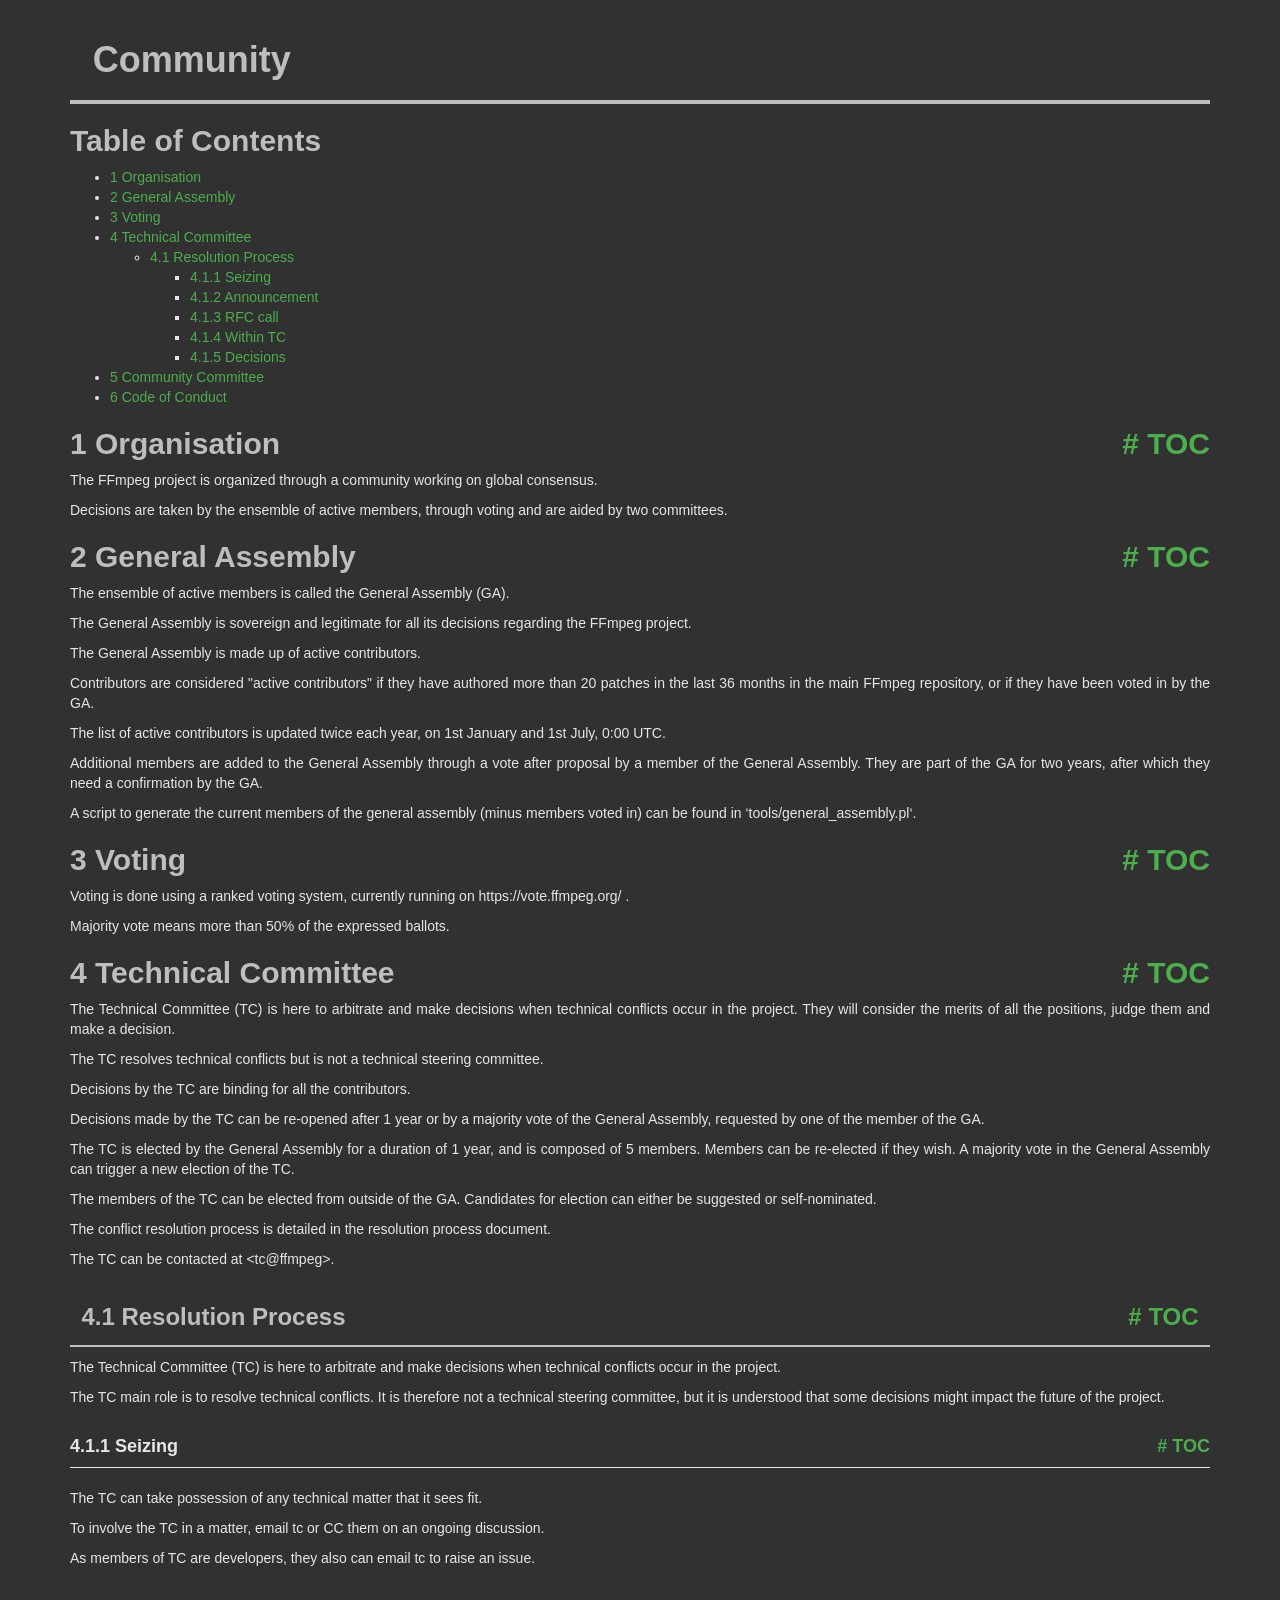
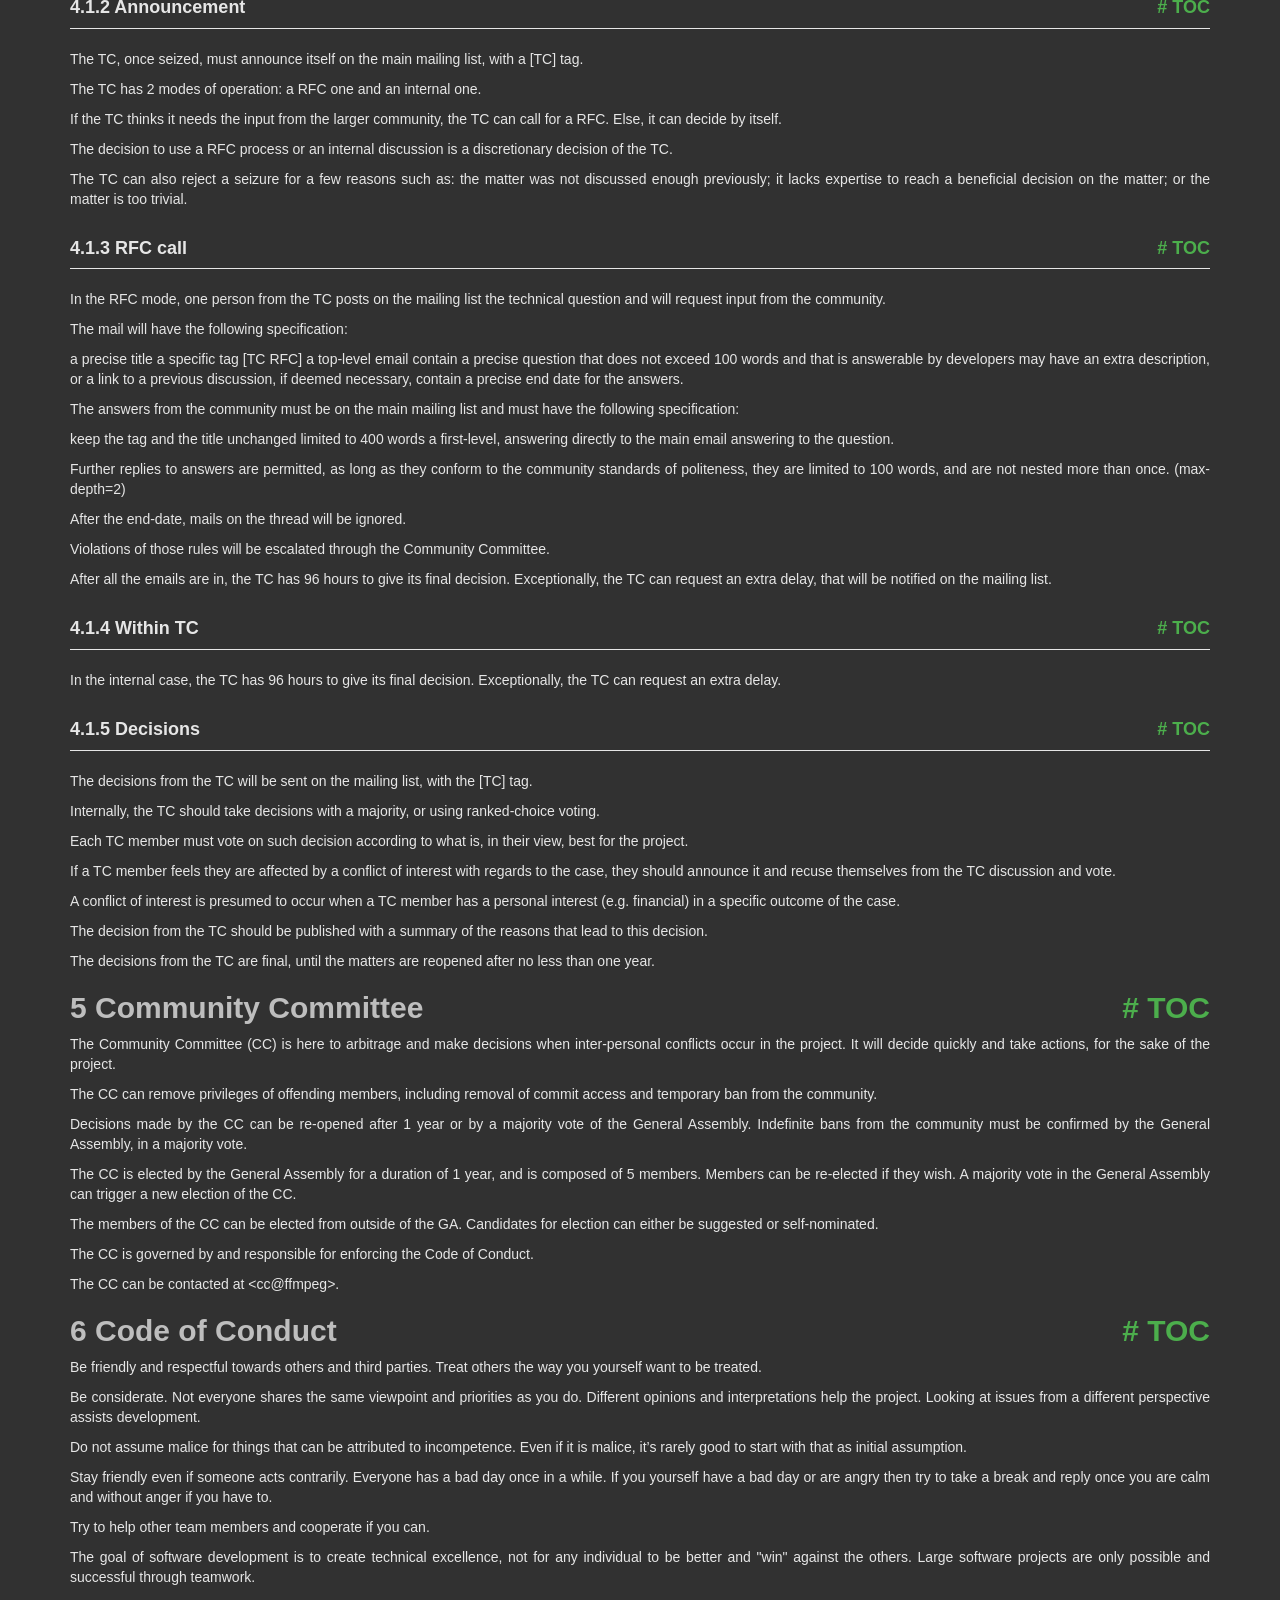
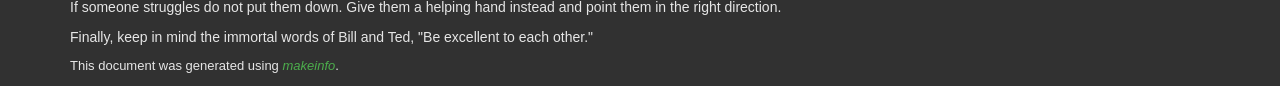
<file: utilities/ffmpeg/doc/community.html>
<!DOCTYPE html PUBLIC "-//W3C//DTD HTML 4.01 Transitional//EN" "http://www.w3.org/TR/html4/loose.dtd">
<html>
<!-- Created by GNU Texinfo 7.2, https://www.gnu.org/software/texinfo/ -->
  <head>
    <meta charset="utf-8">
    <title>
      Community
    </title>
    <meta name="viewport" content="width=device-width,initial-scale=1.0">
    <link rel="stylesheet" type="text/css" href="bootstrap.min.css">
    <link rel="stylesheet" type="text/css" href="style.min.css">
  </head>
  <body>
    <div class="container">
      <h1>
      Community
      </h1>


<a name="SEC_Top"></a>

<div class="region-contents" id="SEC_Contents">
<h2 class="contents-heading">Table of Contents</h2>

<div class="contents">

<ul class="toc-numbered-mark">
  <li><a id="toc-Organisation" href="#Organisation-1">1 Organisation</a></li>
  <li><a id="toc-General-Assembly" href="#General-Assembly-1">2 General Assembly</a></li>
  <li><a id="toc-Voting" href="#Voting-1">3 Voting</a></li>
  <li><a id="toc-Technical-Committee" href="#Technical-Committee-1">4 Technical Committee</a>
  <ul class="toc-numbered-mark">
    <li><a id="toc-Resolution-Process" href="#Resolution-Process-1">4.1 Resolution Process</a>
    <ul class="toc-numbered-mark">
      <li><a id="toc-Seizing" href="#Seizing">4.1.1 Seizing</a></li>
      <li><a id="toc-Announcement" href="#Announcement">4.1.2 Announcement</a></li>
      <li><a id="toc-RFC-call" href="#RFC-call">4.1.3 RFC call</a></li>
      <li><a id="toc-Within-TC" href="#Within-TC">4.1.4 Within TC</a></li>
      <li><a id="toc-Decisions" href="#Decisions">4.1.5 Decisions</a></li>
    </ul></li>
  </ul></li>
  <li><a id="toc-Community-Committee" href="#Community-Committee-1">5 Community Committee</a></li>
  <li><a id="toc-Code-of-Conduct" href="#Code-of-Conduct-1">6 Code of Conduct</a></li>
</ul>
</div>
</div>

<a class="anchor" id="Organisation"></a><a name="Organisation-1"></a>
<h2 class="chapter">1 Organisation<span class="pull-right"><a class="anchor hidden-xs" href="#Organisation" aria-hidden="true">#</a> <a class="anchor hidden-xs"href="#toc-Organisation" aria-hidden="true">TOC</a></span></h2>

<p>The FFmpeg project is organized through a community working on global consensus.
</p>
<p>Decisions are taken by the ensemble of active members, through voting and are aided by two committees.
</p>
<a class="anchor" id="General-Assembly"></a><a name="General-Assembly-1"></a>
<h2 class="chapter">2 General Assembly<span class="pull-right"><a class="anchor hidden-xs" href="#General-Assembly" aria-hidden="true">#</a> <a class="anchor hidden-xs"href="#toc-General-Assembly" aria-hidden="true">TOC</a></span></h2>

<p>The ensemble of active members is called the General Assembly (GA).
</p>
<p>The General Assembly is sovereign and legitimate for all its decisions regarding the FFmpeg project.
</p>
<p>The General Assembly is made up of active contributors.
</p>
<p>Contributors are considered &quot;active contributors&quot; if they have authored more than 20 patches in the last 36 months in the main FFmpeg repository, or if they have been voted in by the GA.
</p>
<p>The list of active contributors is updated twice each year, on 1st January and 1st July, 0:00 UTC.
</p>
<p>Additional members are added to the General Assembly through a vote after proposal by a member of the General Assembly. They are part of the GA for two years, after which they need a confirmation by the GA.
</p>
<p>A script to generate the current members of the general assembly (minus members voted in) can be found in &lsquo;tools/general_assembly.pl&lsquo;.
</p>
<a class="anchor" id="Voting"></a><a name="Voting-1"></a>
<h2 class="chapter">3 Voting<span class="pull-right"><a class="anchor hidden-xs" href="#Voting" aria-hidden="true">#</a> <a class="anchor hidden-xs"href="#toc-Voting" aria-hidden="true">TOC</a></span></h2>

<p>Voting is done using a ranked voting system, currently running on https://vote.ffmpeg.org/ .
</p>
<p>Majority vote means more than 50% of the expressed ballots.
</p>
<a class="anchor" id="Technical-Committee"></a><a name="Technical-Committee-1"></a>
<h2 class="chapter">4 Technical Committee<span class="pull-right"><a class="anchor hidden-xs" href="#Technical-Committee" aria-hidden="true">#</a> <a class="anchor hidden-xs"href="#toc-Technical-Committee" aria-hidden="true">TOC</a></span></h2>

<p>The Technical Committee (TC) is here to arbitrate and make decisions when technical conflicts occur in the project. They will consider the merits of all the positions, judge them and make a decision.
</p>
<p>The TC resolves technical conflicts but is not a technical steering committee.
</p>
<p>Decisions by the TC are binding for all the contributors.
</p>
<p>Decisions made by the TC can be re-opened after 1 year or by a majority vote of the General Assembly, requested by one of the member of the GA.
</p>
<p>The TC is elected by the General Assembly for a duration of 1 year, and is composed of 5 members. Members can be re-elected if they wish. A majority vote in the General Assembly can trigger a new election of the TC.
</p>
<p>The members of the TC can be elected from outside of the GA. Candidates for election can either be suggested or self-nominated.
</p>
<p>The conflict resolution process is detailed in the resolution process document.
</p>
<p>The TC can be contacted at &lt;tc@ffmpeg&gt;.
</p>
<a class="anchor" id="Resolution-Process"></a><a name="Resolution-Process-1"></a>
<h3 class="section">4.1 Resolution Process<span class="pull-right"><a class="anchor hidden-xs" href="#Resolution-Process" aria-hidden="true">#</a> <a class="anchor hidden-xs"href="#toc-Resolution-Process" aria-hidden="true">TOC</a></span></h3>

<p>The Technical Committee (TC) is here to arbitrate and make decisions when technical conflicts occur in the project.
</p>
<p>The TC main role is to resolve technical conflicts. It is therefore not a technical steering committee, but it is understood that some decisions might impact the future of the project.
</p>
<a name="Seizing"></a>
<h4 class="subsection">4.1.1 Seizing<span class="pull-right"><a class="anchor hidden-xs" href="#Seizing" aria-hidden="true">#</a> <a class="anchor hidden-xs"href="#toc-Seizing" aria-hidden="true">TOC</a></span></h4>

<p>The TC can take possession of any technical matter that it sees fit.
</p>
<p>To involve the TC in a matter, email tc&nbsp;or CC them on an ongoing discussion.
</p>
<p>As members of TC are developers, they also can email tc&nbsp;to raise an issue.
</p><a name="Announcement"></a>
<h4 class="subsection">4.1.2 Announcement<span class="pull-right"><a class="anchor hidden-xs" href="#Announcement" aria-hidden="true">#</a> <a class="anchor hidden-xs"href="#toc-Announcement" aria-hidden="true">TOC</a></span></h4>

<p>The TC, once seized, must announce itself on the main mailing list, with a [TC] tag.
</p>
<p>The TC has 2 modes of operation: a RFC one and an internal one.
</p>
<p>If the TC thinks it needs the input from the larger community, the TC can call for a RFC. Else, it can decide by itself.
</p>
<p>The decision to use a RFC process or an internal discussion is a discretionary decision of the TC.
</p>
<p>The TC can also reject a seizure for a few reasons such as: the matter was not discussed enough previously; it lacks expertise to reach a beneficial decision on the matter; or the matter is too trivial.
</p><a name="RFC-call"></a>
<h4 class="subsection">4.1.3 RFC call<span class="pull-right"><a class="anchor hidden-xs" href="#RFC-call" aria-hidden="true">#</a> <a class="anchor hidden-xs"href="#toc-RFC-call" aria-hidden="true">TOC</a></span></h4>

<p>In the RFC mode, one person from the TC posts on the mailing list the technical question and will request input from the community.
</p>
<p>The mail will have the following specification:
</p>
<p>a precise title
    a specific tag [TC RFC]
    a top-level email
    contain a precise question that does not exceed 100 words and that is answerable by developers
    may have an extra description, or a link to a previous discussion, if deemed necessary,
    contain a precise end date for the answers.
</p>
<p>The answers from the community must be on the main mailing list and must have the following specification:
</p>
<p>keep the tag and the title unchanged
    limited to 400 words
    a first-level, answering directly to the main email
    answering to the question.
</p>
<p>Further replies to answers are permitted, as long as they conform to the community standards of politeness, they are limited to 100 words, and are not nested more than once. (max-depth=2)
</p>
<p>After the end-date, mails on the thread will be ignored.
</p>
<p>Violations of those rules will be escalated through the Community Committee.
</p>
<p>After all the emails are in, the TC has 96 hours to give its final decision. Exceptionally, the TC can request an extra delay, that will be notified on the mailing list.
</p><a name="Within-TC"></a>
<h4 class="subsection">4.1.4 Within TC<span class="pull-right"><a class="anchor hidden-xs" href="#Within-TC" aria-hidden="true">#</a> <a class="anchor hidden-xs"href="#toc-Within-TC" aria-hidden="true">TOC</a></span></h4>

<p>In the internal case, the TC has 96 hours to give its final decision. Exceptionally, the TC can request an extra delay.
</p><a name="Decisions"></a>
<h4 class="subsection">4.1.5 Decisions<span class="pull-right"><a class="anchor hidden-xs" href="#Decisions" aria-hidden="true">#</a> <a class="anchor hidden-xs"href="#toc-Decisions" aria-hidden="true">TOC</a></span></h4>

<p>The decisions from the TC will be sent on the mailing list, with the [TC] tag.
</p>
<p>Internally, the TC should take decisions with a majority, or using ranked-choice voting.
</p>
<p>Each TC member must vote on such decision according to what is, in their view, best for the project.
</p>
<p>If a TC member feels they are affected by a conflict of interest with regards to the case, they should announce it and recuse themselves from the TC
discussion and vote.
</p>
<p>A conflict of interest is presumed to occur when a TC member has a personal interest (e.g. financial) in a specific outcome of the case.
</p>
<p>The decision from the TC should be published with a summary of the reasons that lead to this decision.
</p>
<p>The decisions from the TC are final, until the matters are reopened after no less than one year.
</p>
<a class="anchor" id="Community-Committee"></a><a name="Community-Committee-1"></a>
<h2 class="chapter">5 Community Committee<span class="pull-right"><a class="anchor hidden-xs" href="#Community-Committee" aria-hidden="true">#</a> <a class="anchor hidden-xs"href="#toc-Community-Committee" aria-hidden="true">TOC</a></span></h2>

<p>The Community Committee (CC) is here to arbitrage and make decisions when inter-personal conflicts occur in the project. It will decide quickly and take actions, for the sake of the project.
</p>
<p>The CC can remove privileges of offending members, including removal of commit access and temporary ban from the community.
</p>
<p>Decisions made by the CC can be re-opened after 1 year or by a majority vote of the General Assembly. Indefinite bans from the community must be confirmed by the General Assembly, in a majority vote.
</p>
<p>The CC is elected by the General Assembly for a duration of 1 year, and is composed of 5 members. Members can be re-elected if they wish. A majority vote in the General Assembly can trigger a new election of the CC.
</p>
<p>The members of the CC can be elected from outside of the GA. Candidates for election can either be suggested or self-nominated.
</p>
<p>The CC is governed by and responsible for enforcing the Code of Conduct.
</p>
<p>The CC can be contacted at &lt;cc@ffmpeg&gt;.
</p>
<a class="anchor" id="Code-of-Conduct"></a><a name="Code-of-Conduct-1"></a>
<h2 class="chapter">6 Code of Conduct<span class="pull-right"><a class="anchor hidden-xs" href="#Code-of-Conduct" aria-hidden="true">#</a> <a class="anchor hidden-xs"href="#toc-Code-of-Conduct" aria-hidden="true">TOC</a></span></h2>

<p>Be friendly and respectful towards others and third parties.
Treat others the way you yourself want to be treated.
</p>
<p>Be considerate. Not everyone shares the same viewpoint and priorities as you do.
Different opinions and interpretations help the project.
Looking at issues from a different perspective assists development.
</p>
<p>Do not assume malice for things that can be attributed to incompetence. Even if
it is malice, it&rsquo;s rarely good to start with that as initial assumption.
</p>
<p>Stay friendly even if someone acts contrarily. Everyone has a bad day
once in a while.
If you yourself have a bad day or are angry then try to take a break and reply
once you are calm and without anger if you have to.
</p>
<p>Try to help other team members and cooperate if you can.
</p>
<p>The goal of software development is to create technical excellence, not for any
individual to be better and &quot;win&quot; against the others. Large software projects
are only possible and successful through teamwork.
</p>
<p>If someone struggles do not put them down. Give them a helping hand
instead and point them in the right direction.
</p>
<p>Finally, keep in mind the immortal words of Bill and Ted,
&quot;Be excellent to each other.&quot;
</p>
      <p style="font-size: small;">
        This document was generated using <a class="uref" href="https://www.gnu.org/software/texinfo/"><em class="emph">makeinfo</em></a>.
      </p>
    </div>
  </body>
</html>
</file>
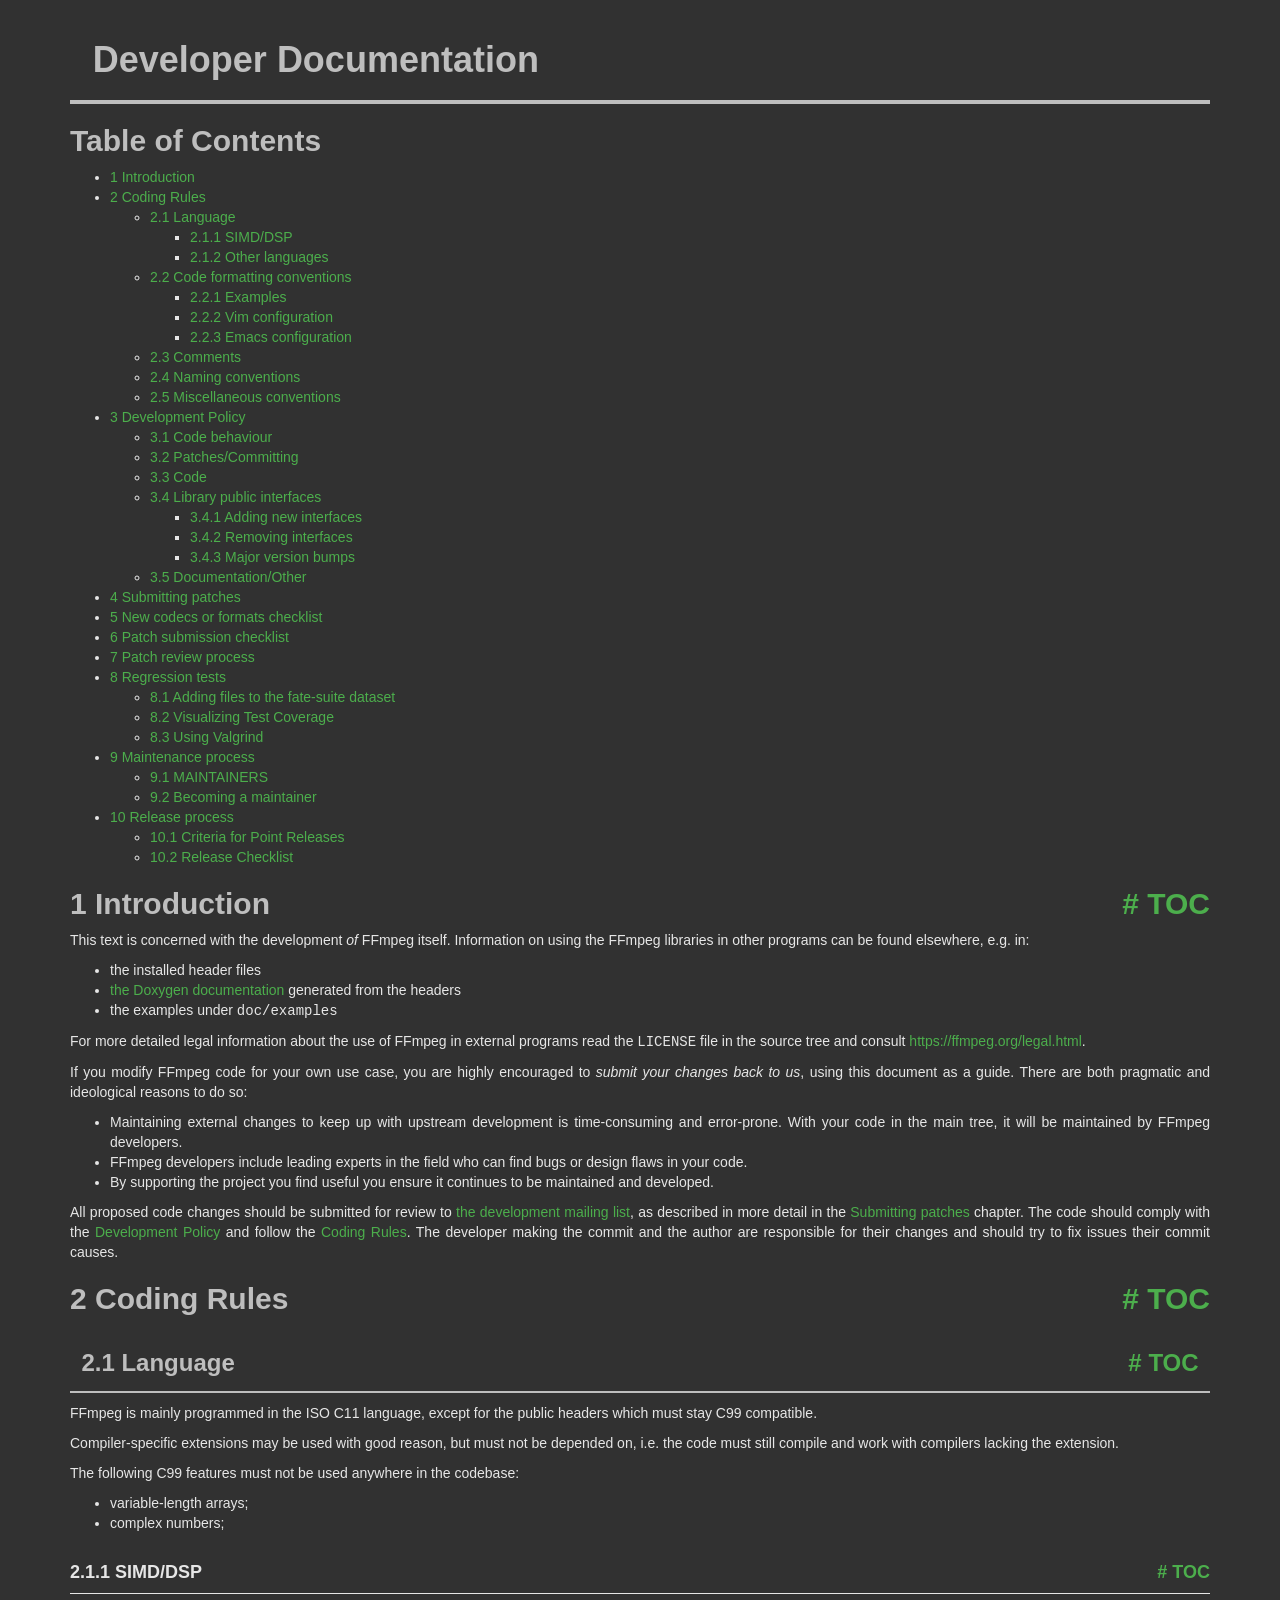
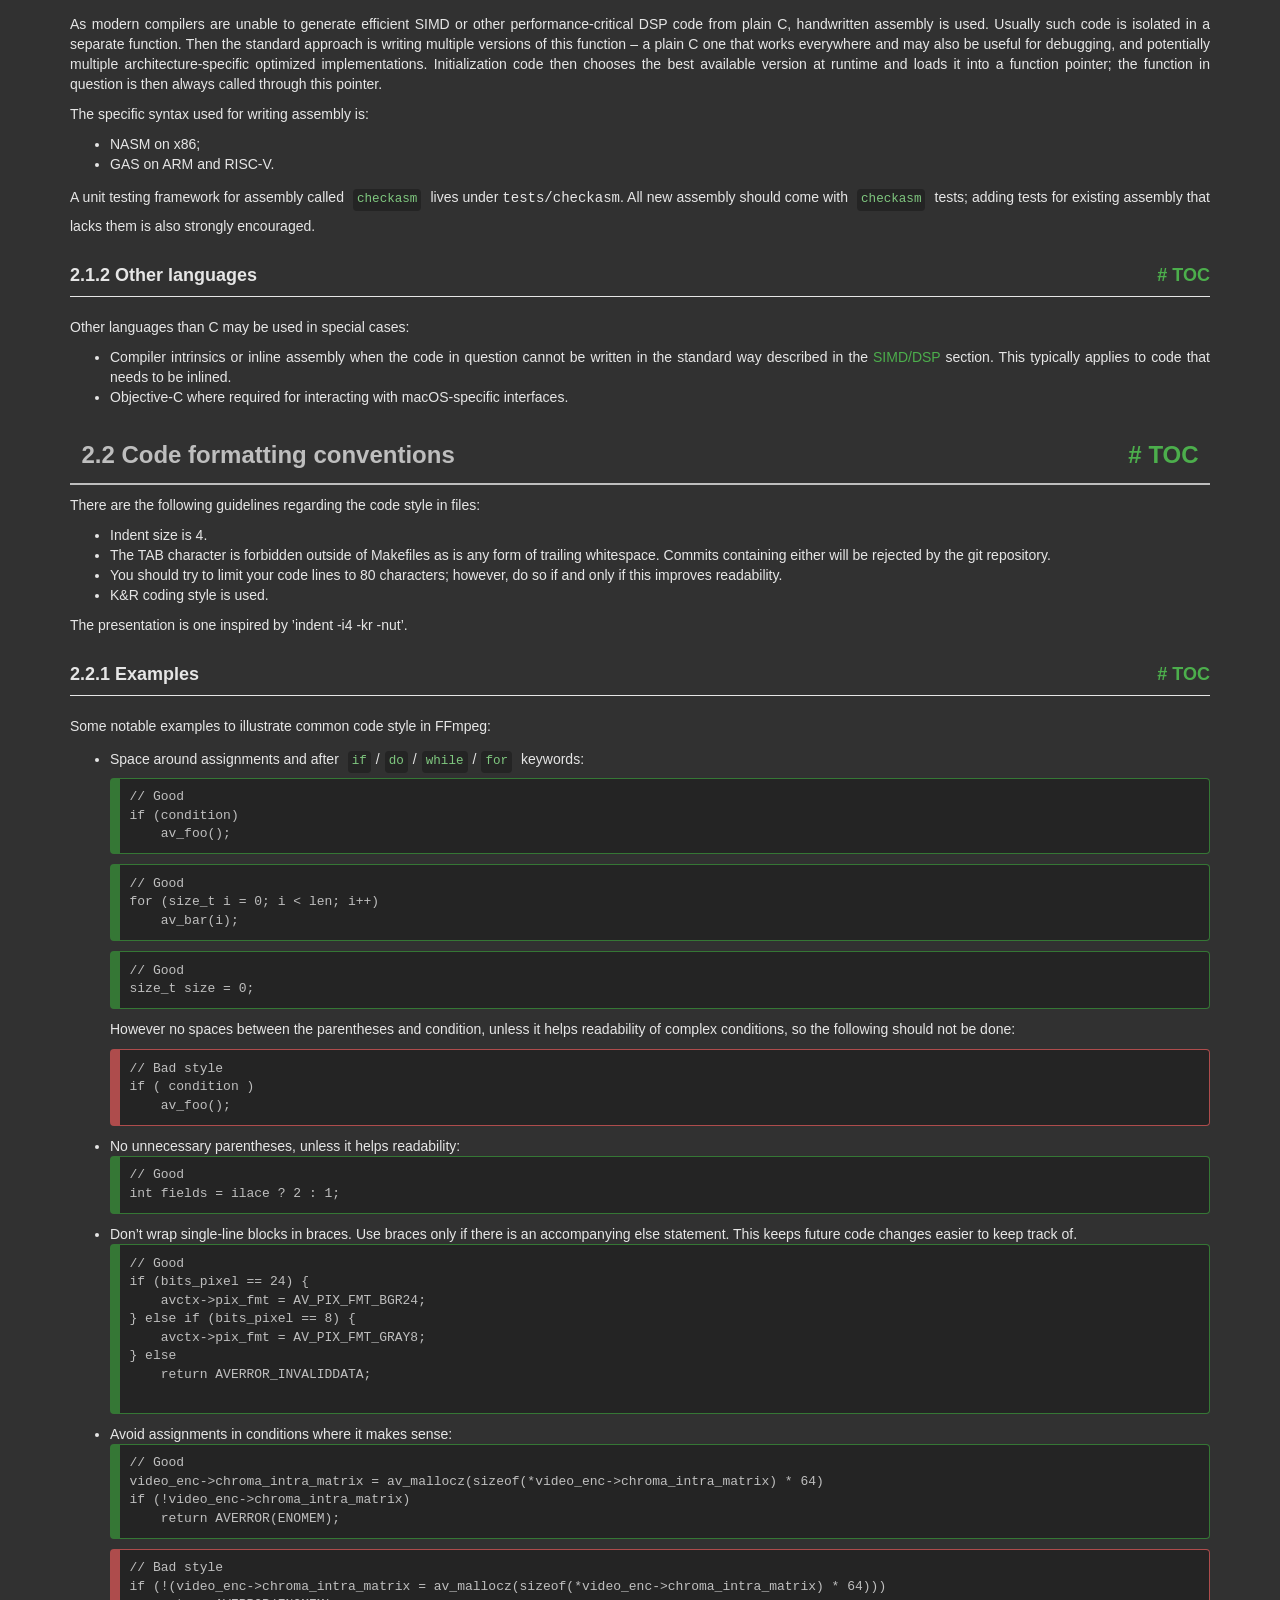
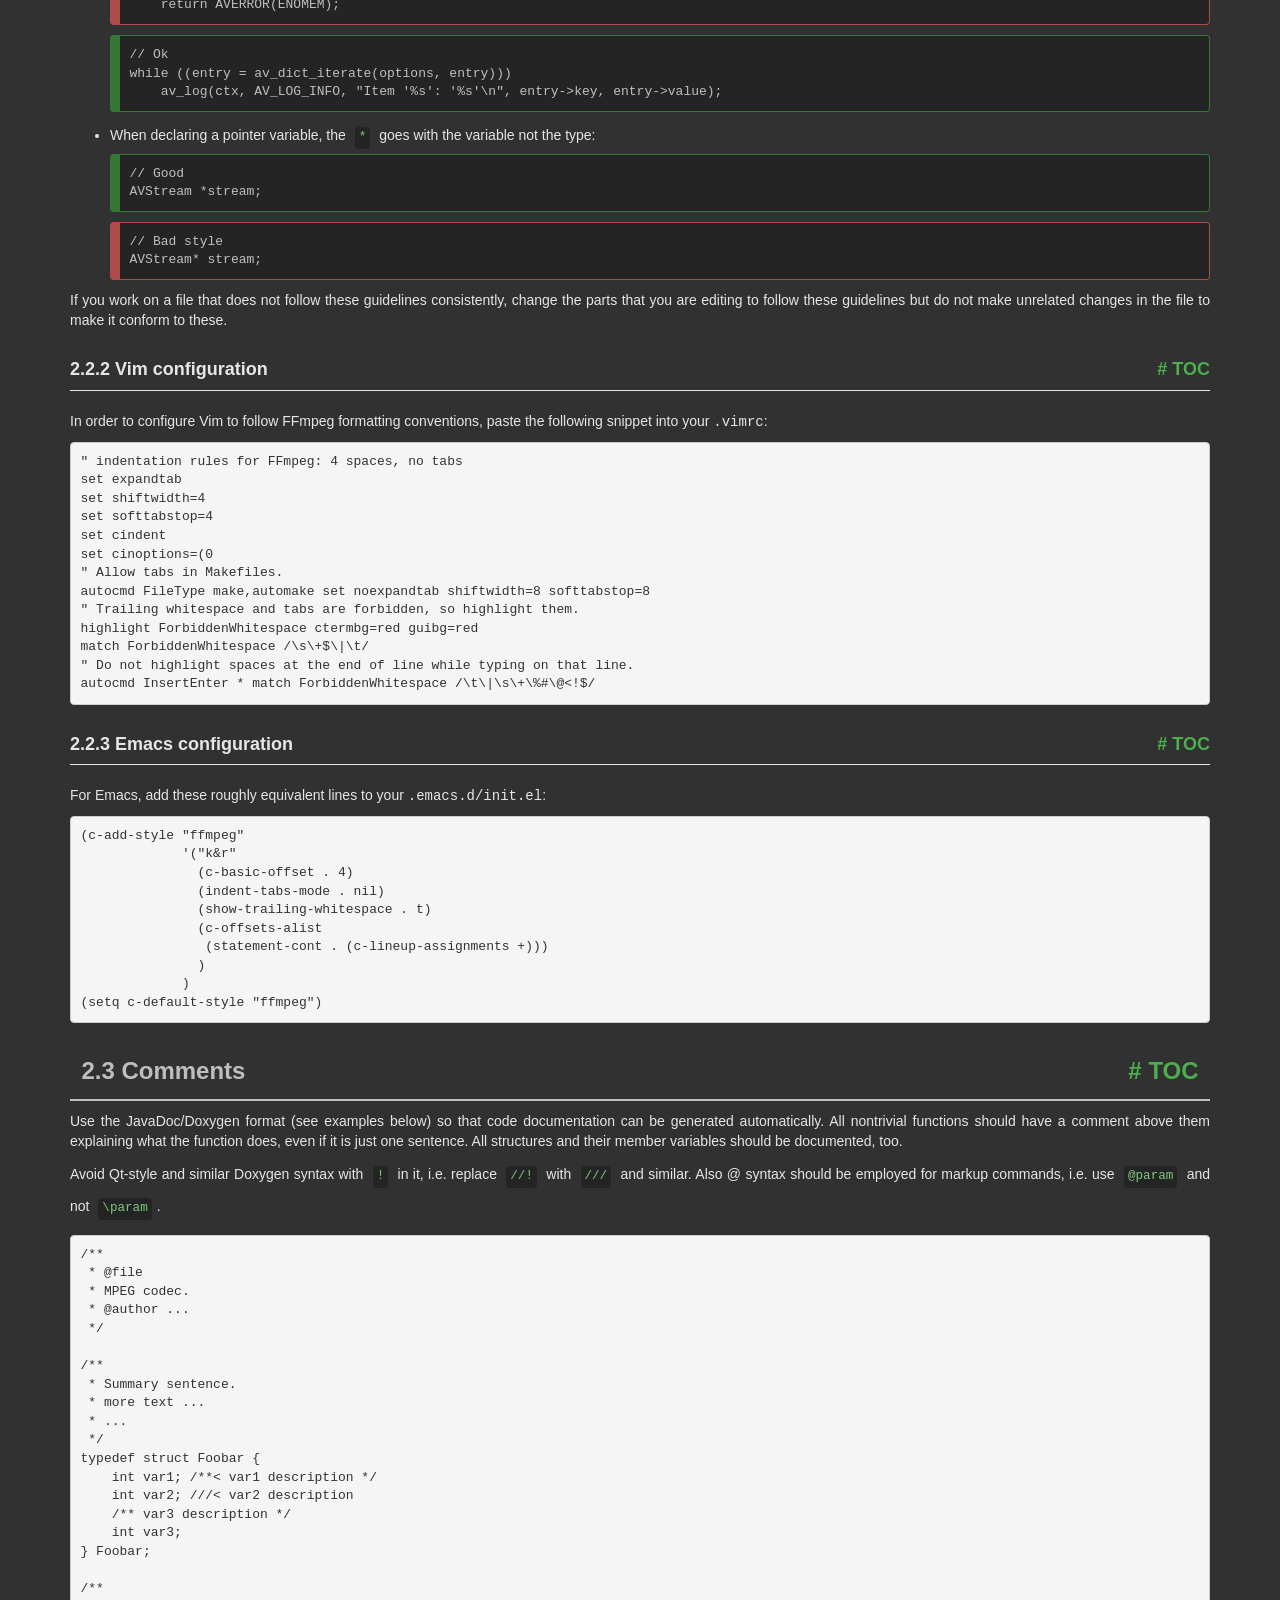
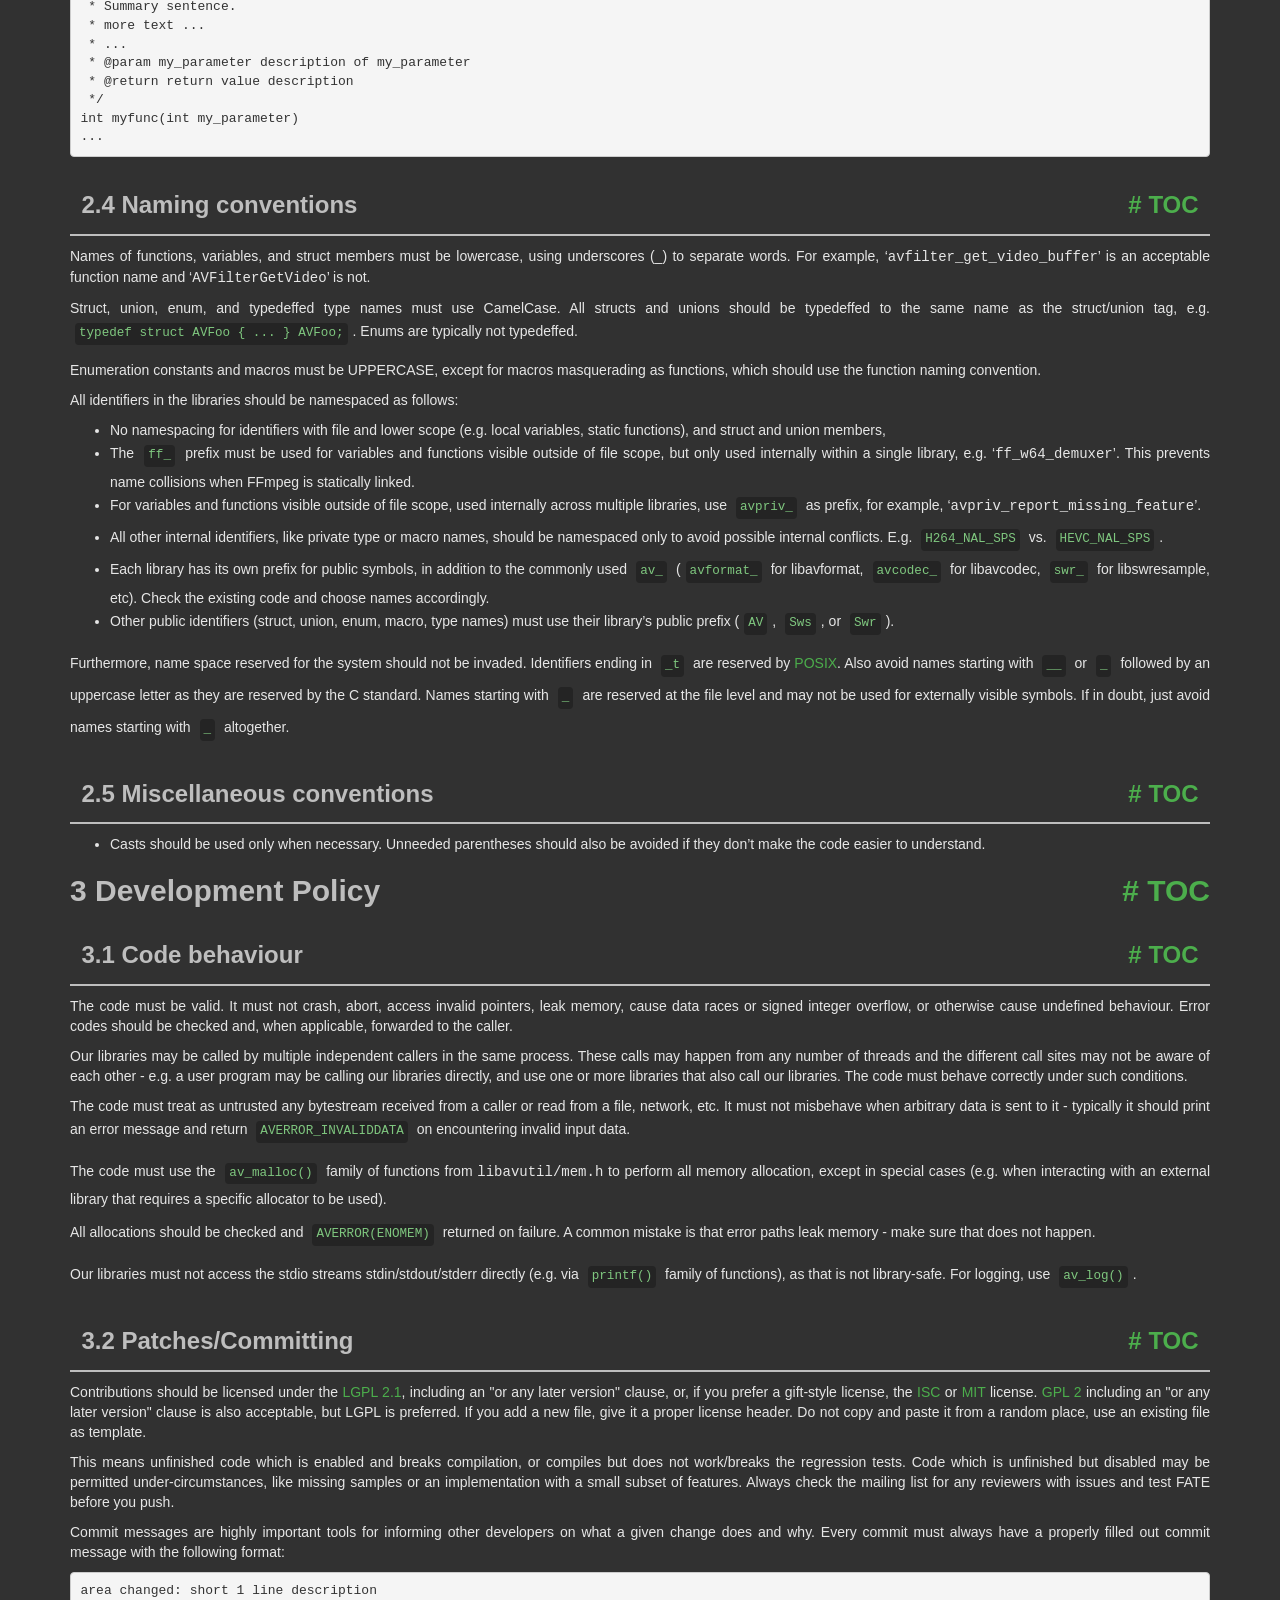
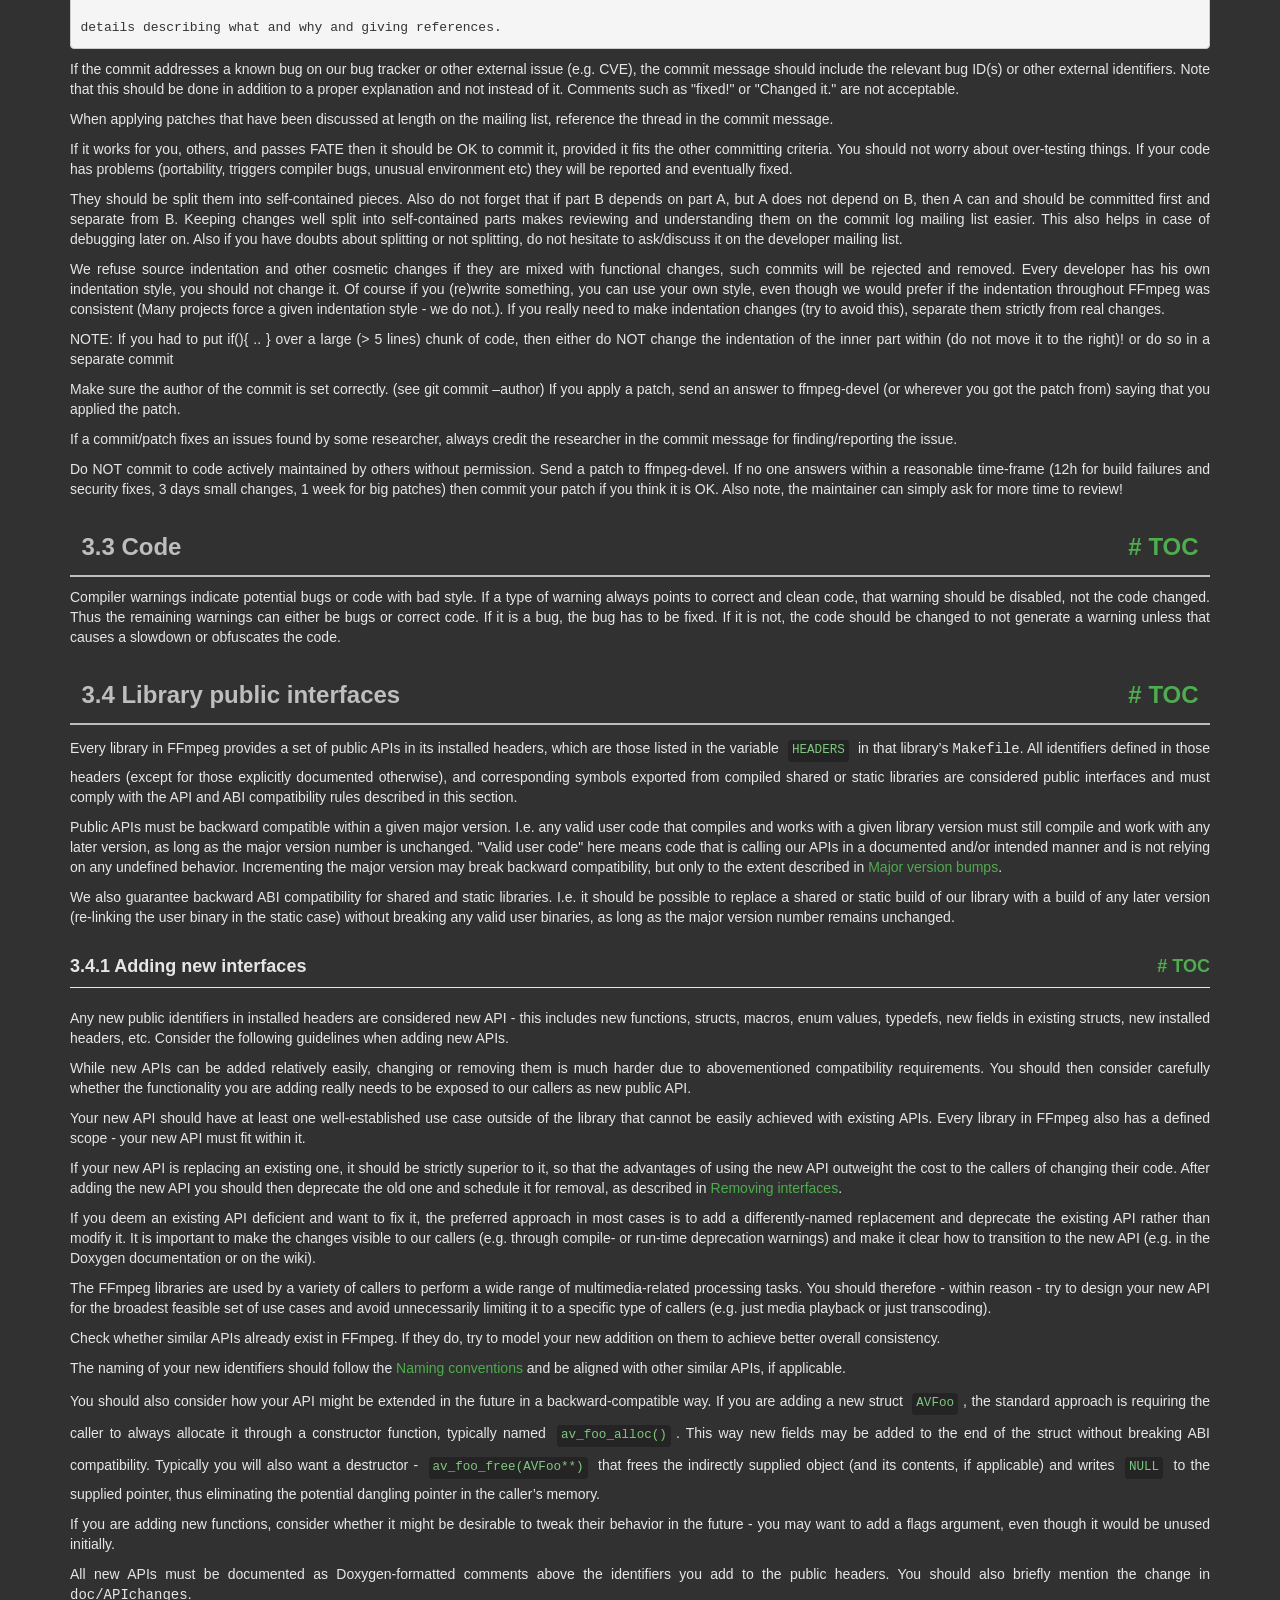
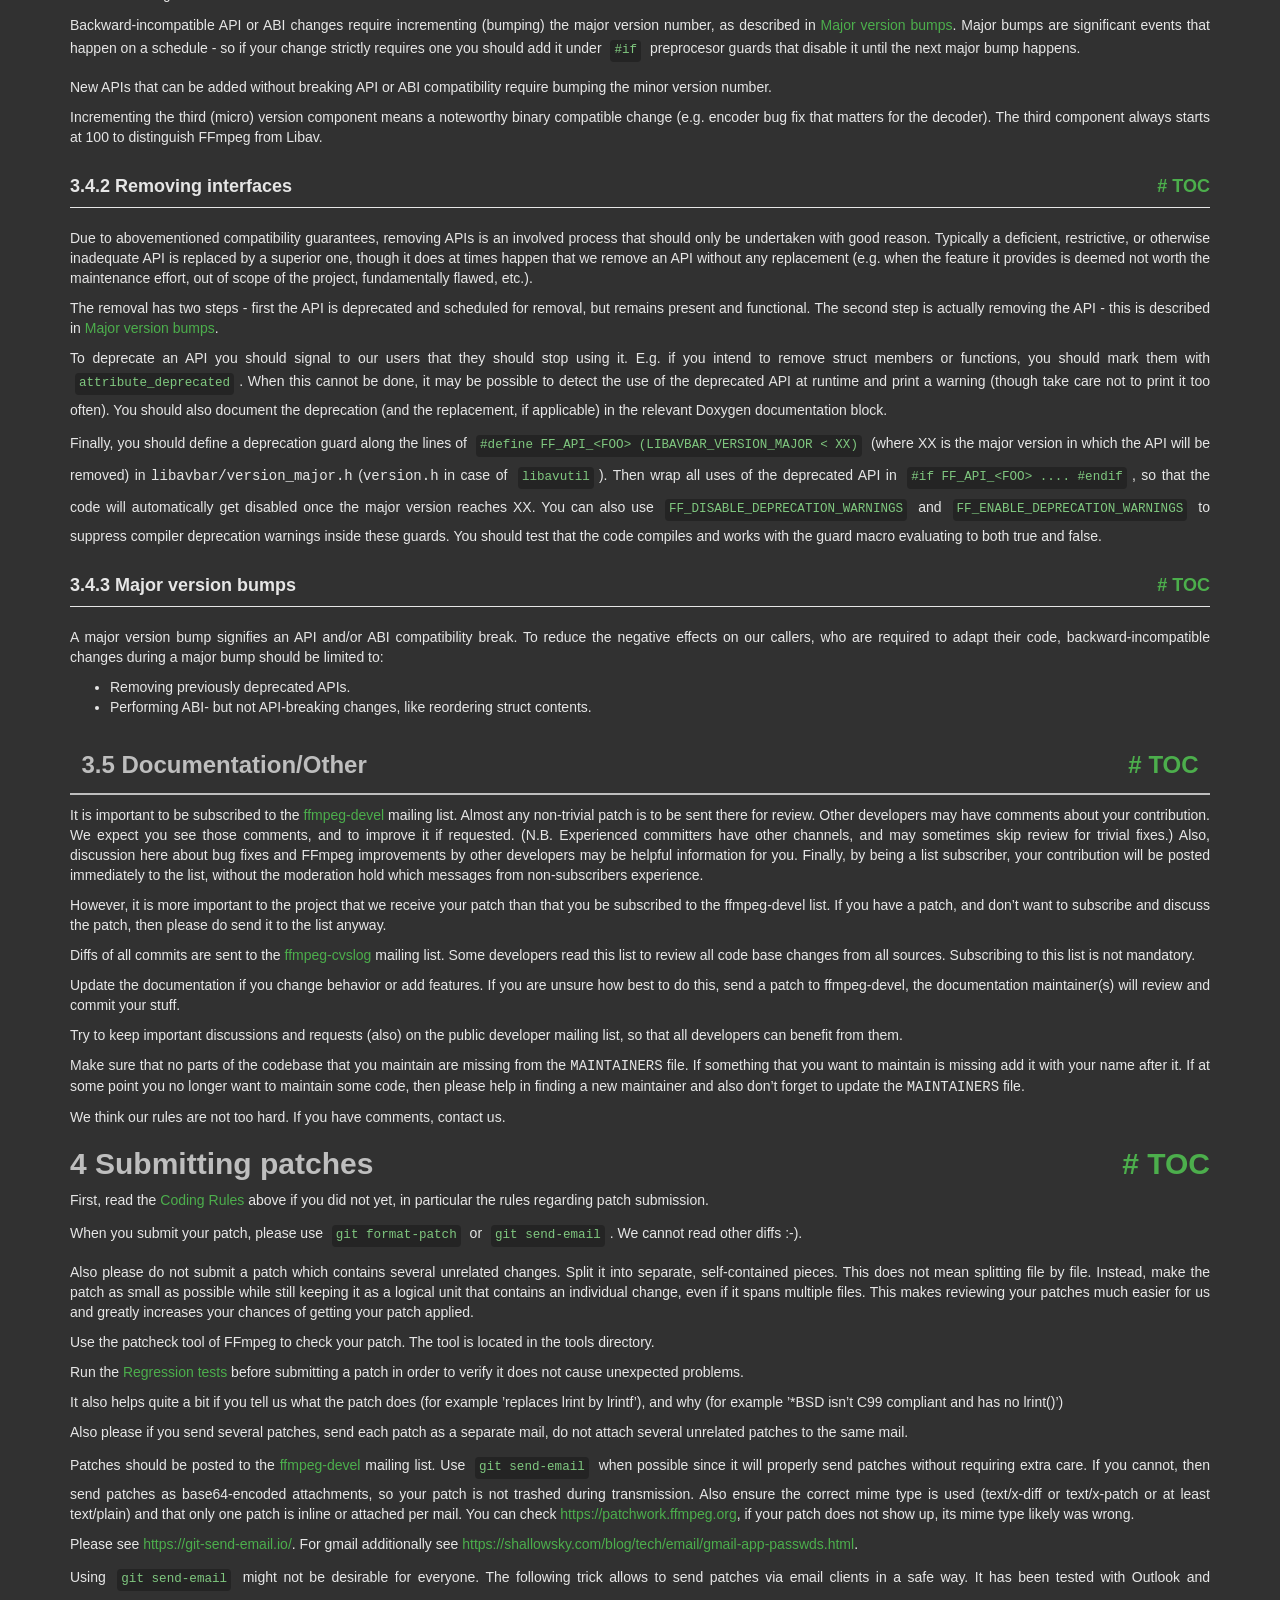
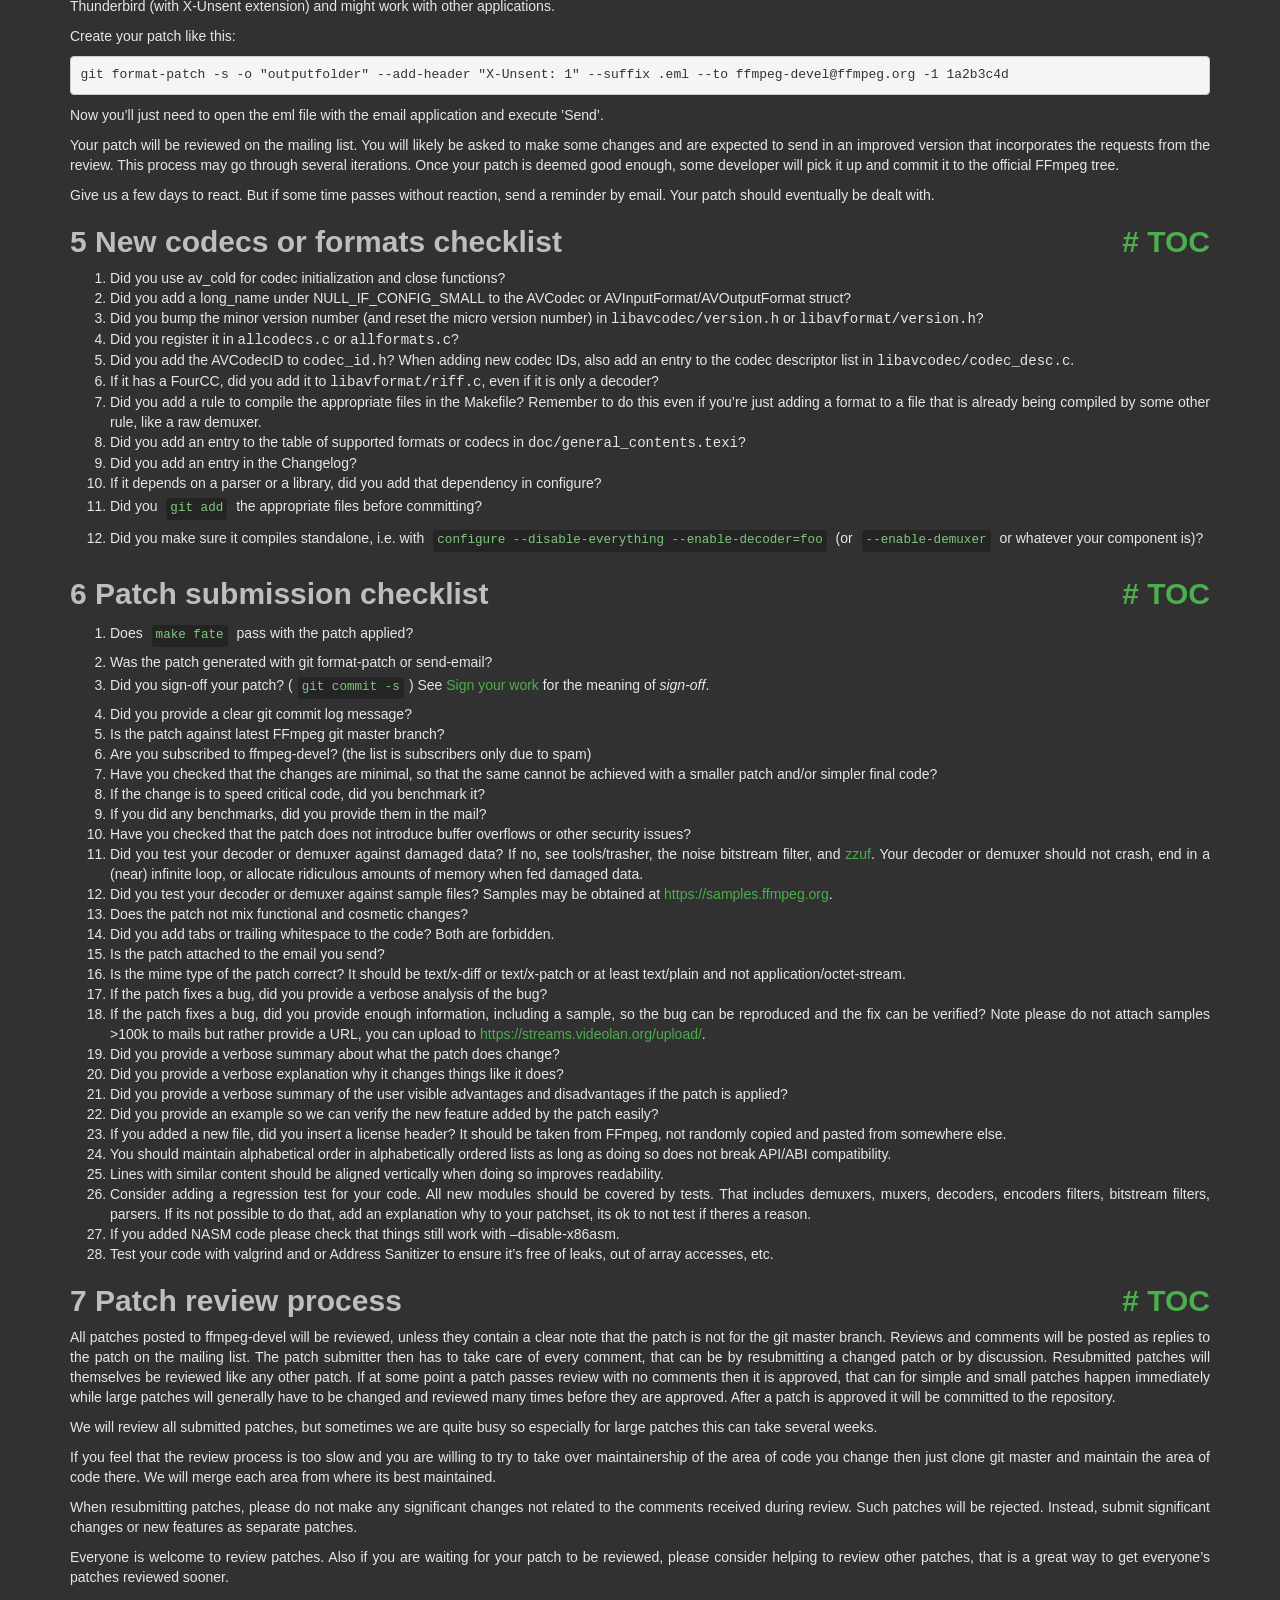
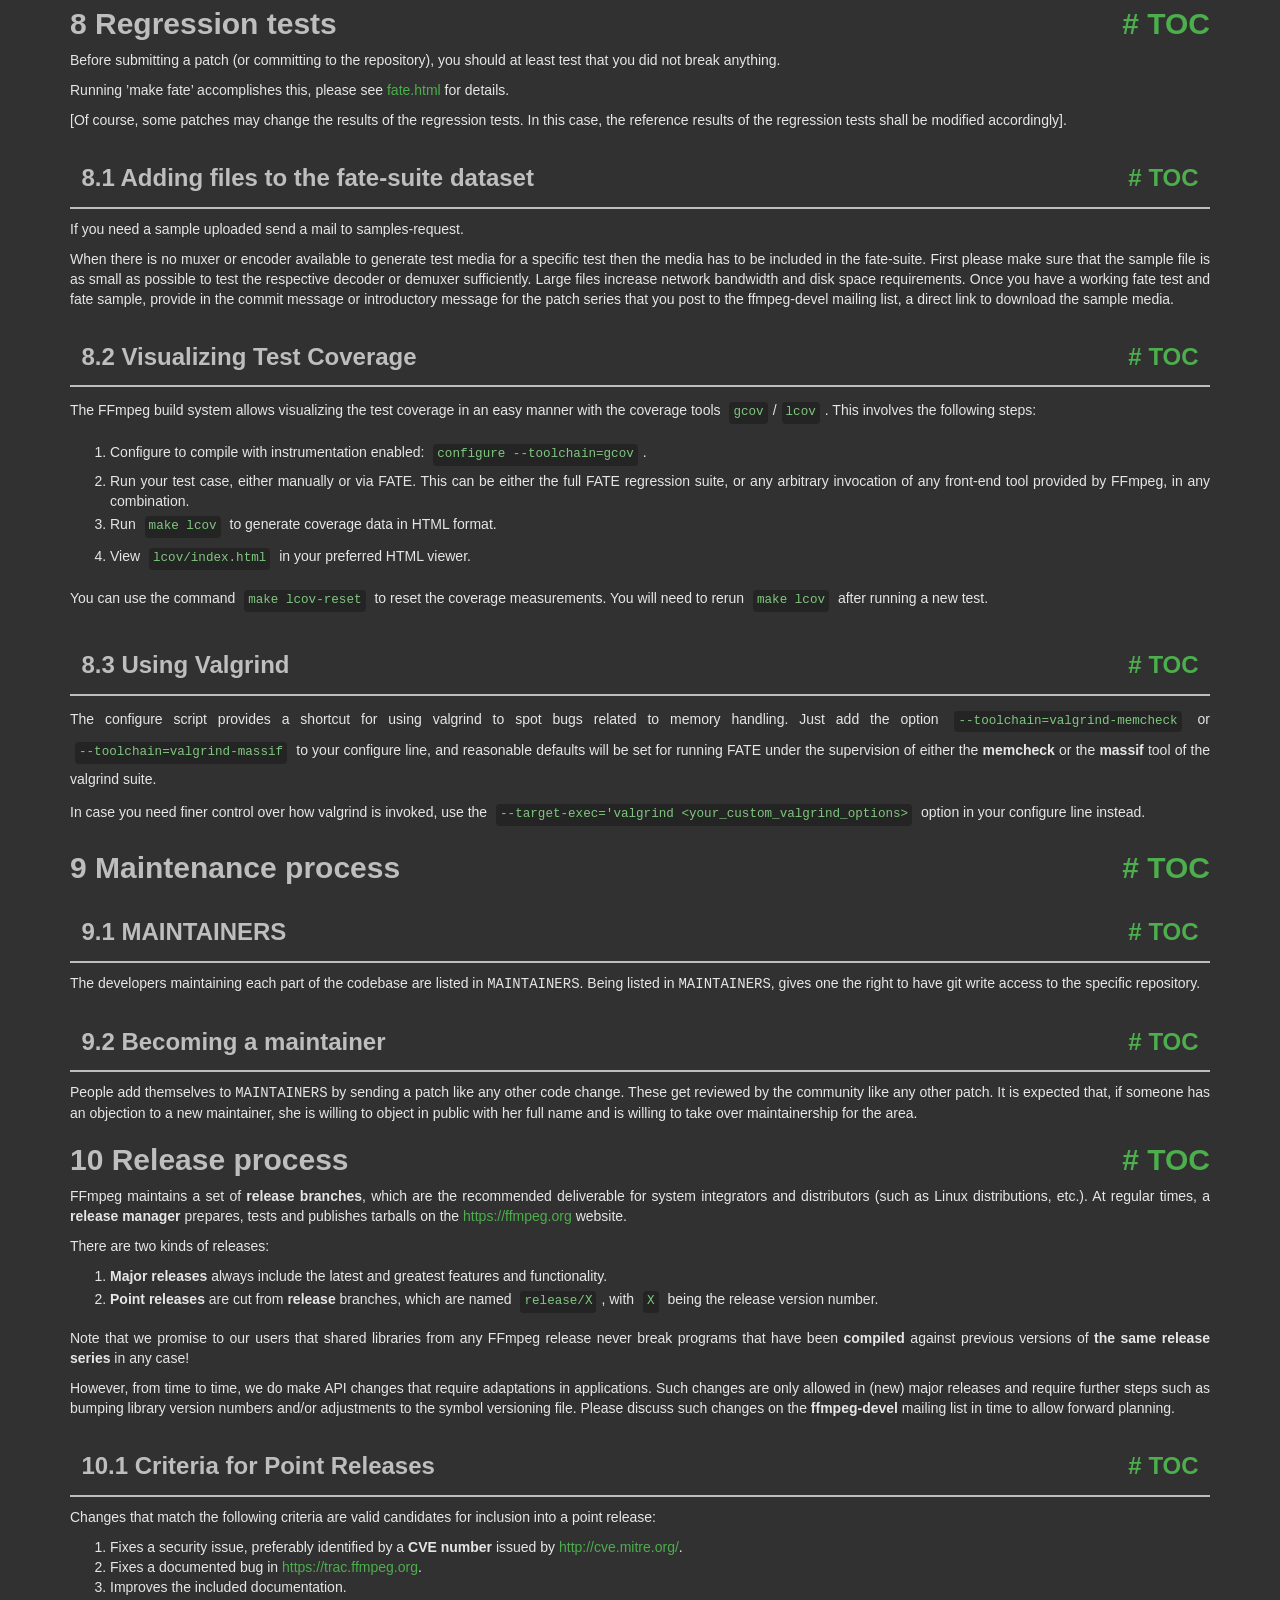
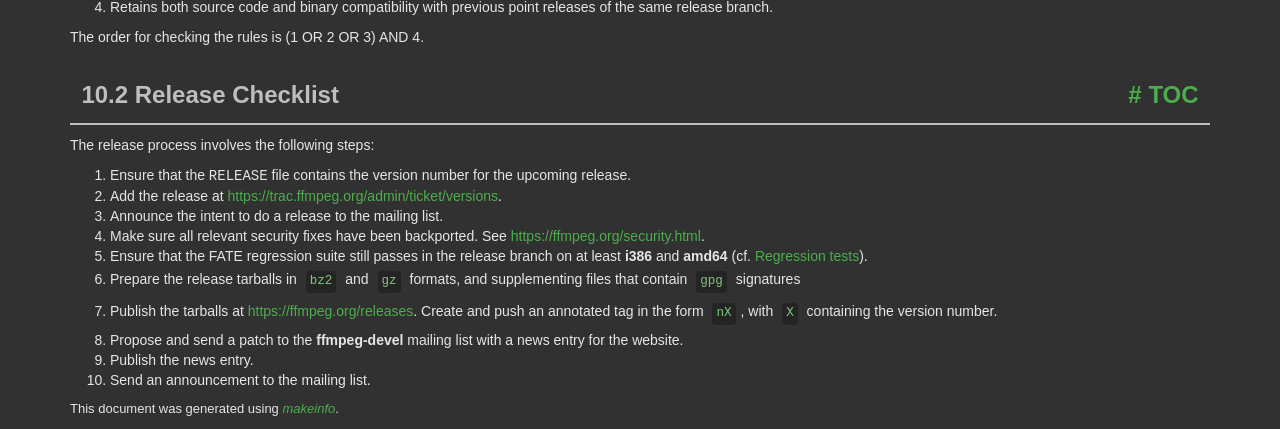
<file: utilities/ffmpeg/doc/developer.html>
<!DOCTYPE html PUBLIC "-//W3C//DTD HTML 4.01 Transitional//EN" "http://www.w3.org/TR/html4/loose.dtd">
<html>
<!-- Created by GNU Texinfo 7.2, https://www.gnu.org/software/texinfo/ -->
  <head>
    <meta charset="utf-8">
    <title>
      Developer Documentation
    </title>
    <meta name="viewport" content="width=device-width,initial-scale=1.0">
    <link rel="stylesheet" type="text/css" href="bootstrap.min.css">
    <link rel="stylesheet" type="text/css" href="style.min.css">
  </head>
  <body>
    <div class="container">
      <h1>
      Developer Documentation
      </h1>


<a name="SEC_Top"></a>

<div class="region-contents" id="SEC_Contents">
<h2 class="contents-heading">Table of Contents</h2>

<div class="contents">

<ul class="toc-numbered-mark">
  <li><a id="toc-Introduction" href="#Introduction">1 Introduction</a></li>
  <li><a id="toc-Coding-Rules" href="#Coding-Rules-1">2 Coding Rules</a>
  <ul class="toc-numbered-mark">
    <li><a id="toc-Language" href="#Language">2.1 Language</a>
    <ul class="toc-numbered-mark">
      <li><a id="toc-SIMD_002fDSP" href="#SIMD_002fDSP-1">2.1.1 SIMD/DSP</a></li>
      <li><a id="toc-Other-languages" href="#Other-languages">2.1.2 Other languages</a></li>
    </ul></li>
    <li><a id="toc-Code-formatting-conventions" href="#Code-formatting-conventions">2.2 Code formatting conventions</a>
    <ul class="toc-numbered-mark">
      <li><a id="toc-Examples" href="#Examples">2.2.1 Examples</a></li>
      <li><a id="toc-Vim-configuration" href="#Vim-configuration">2.2.2 Vim configuration</a></li>
      <li><a id="toc-Emacs-configuration" href="#Emacs-configuration">2.2.3 Emacs configuration</a></li>
    </ul></li>
    <li><a id="toc-Comments" href="#Comments">2.3 Comments</a></li>
    <li><a id="toc-Naming-conventions" href="#Naming-conventions-1">2.4 Naming conventions</a></li>
    <li><a id="toc-Miscellaneous-conventions" href="#Miscellaneous-conventions">2.5 Miscellaneous conventions</a></li>
  </ul></li>
  <li><a id="toc-Development-Policy" href="#Development-Policy-1">3 Development Policy</a>
  <ul class="toc-numbered-mark">
    <li><a id="toc-Code-behaviour" href="#Code-behaviour">3.1 Code behaviour</a></li>
    <li><a id="toc-Patches_002fCommitting" href="#Patches_002fCommitting">3.2 Patches/Committing</a></li>
    <li><a id="toc-Code" href="#Code">3.3 Code</a></li>
    <li><a id="toc-Library-public-interfaces" href="#Library-public-interfaces">3.4 Library public interfaces</a>
    <ul class="toc-numbered-mark">
      <li><a id="toc-Adding-new-interfaces" href="#Adding-new-interfaces">3.4.1 Adding new interfaces</a></li>
      <li><a id="toc-Removing-interfaces" href="#Removing-interfaces-1">3.4.2 Removing interfaces</a></li>
      <li><a id="toc-Major-version-bumps" href="#Major-version-bumps-1">3.4.3 Major version bumps</a></li>
    </ul></li>
    <li><a id="toc-Documentation_002fOther" href="#Documentation_002fOther">3.5 Documentation/Other</a></li>
  </ul></li>
  <li><a id="toc-Submitting-patches" href="#Submitting-patches-1">4 Submitting patches</a></li>
  <li><a id="toc-New-codecs-or-formats-checklist" href="#New-codecs-or-formats-checklist">5 New codecs or formats checklist</a></li>
  <li><a id="toc-Patch-submission-checklist" href="#Patch-submission-checklist">6 Patch submission checklist</a></li>
  <li><a id="toc-Patch-review-process" href="#Patch-review-process">7 Patch review process</a></li>
  <li><a id="toc-Regression-tests" href="#Regression-tests-1">8 Regression tests</a>
  <ul class="toc-numbered-mark">
    <li><a id="toc-Adding-files-to-the-fate_002dsuite-dataset" href="#Adding-files-to-the-fate_002dsuite-dataset">8.1 Adding files to the fate-suite dataset</a></li>
    <li><a id="toc-Visualizing-Test-Coverage" href="#Visualizing-Test-Coverage">8.2 Visualizing Test Coverage</a></li>
    <li><a id="toc-Using-Valgrind" href="#Using-Valgrind">8.3 Using Valgrind</a></li>
  </ul></li>
  <li><a id="toc-Maintenance-process" href="#Maintenance-process">9 Maintenance process</a>
  <ul class="toc-numbered-mark">
    <li><a id="toc-MAINTAINERS" href="#MAINTAINERS-1">9.1 MAINTAINERS</a></li>
    <li><a id="toc-Becoming-a-maintainer" href="#Becoming-a-maintainer-1">9.2 Becoming a maintainer</a></li>
  </ul></li>
  <li><a id="toc-Release-process" href="#Release-process-1">10 Release process</a>
  <ul class="toc-numbered-mark">
    <li><a id="toc-Criteria-for-Point-Releases" href="#Criteria-for-Point-Releases-1">10.1 Criteria for Point Releases</a></li>
    <li><a id="toc-Release-Checklist" href="#Release-Checklist">10.2 Release Checklist</a></li>
  </ul></li>
</ul>
</div>
</div>

<a name="Introduction"></a>
<h2 class="chapter">1 Introduction<span class="pull-right"><a class="anchor hidden-xs" href="#Introduction" aria-hidden="true">#</a> <a class="anchor hidden-xs"href="#toc-Introduction" aria-hidden="true">TOC</a></span></h2>

<p>This text is concerned with the development <em class="emph">of</em> FFmpeg itself. Information
on using the FFmpeg libraries in other programs can be found elsewhere, e.g. in:
</p><ul class="itemize mark-bullet">
<li>the installed header files
</li><li><a class="url" href="http://ffmpeg.org/doxygen/trunk/index.html">the Doxygen documentation</a>
generated from the headers
</li><li>the examples under <samp class="file">doc/examples</samp>
</li></ul>

<p>For more detailed legal information about the use of FFmpeg in
external programs read the <samp class="file">LICENSE</samp> file in the source tree and
consult <a class="url" href="https://ffmpeg.org/legal.html">https://ffmpeg.org/legal.html</a>.
</p>
<p>If you modify FFmpeg code for your own use case, you are highly encouraged to
<em class="emph">submit your changes back to us</em>, using this document as a guide. There are
both pragmatic and ideological reasons to do so:
</p><ul class="itemize mark-bullet">
<li>Maintaining external changes to keep up with upstream development is
time-consuming and error-prone. With your code in the main tree, it will be
maintained by FFmpeg developers.
</li><li>FFmpeg developers include leading experts in the field who can find bugs or
design flaws in your code.
</li><li>By supporting the project you find useful you ensure it continues to be
maintained and developed.
</li></ul>

<p>All proposed code changes should be submitted for review to
<a class="url" href="mailto:ffmpeg-devel@ffmpeg.org">the development mailing list</a>, as
described in more detail in the <a class="ref" href="#Submitting-patches">Submitting patches</a> chapter. The code
should comply with the <a class="ref" href="#Development-Policy">Development Policy</a> and follow the <a class="ref" href="#Coding-Rules">Coding Rules</a>.
The developer making the commit and the author are responsible for their changes
and should try to fix issues their commit causes.
</p>
<a class="anchor" id="Coding-Rules"></a><a name="Coding-Rules-1"></a>
<h2 class="chapter">2 Coding Rules<span class="pull-right"><a class="anchor hidden-xs" href="#Coding-Rules" aria-hidden="true">#</a> <a class="anchor hidden-xs"href="#toc-Coding-Rules" aria-hidden="true">TOC</a></span></h2>

<a name="Language"></a>
<h3 class="section">2.1 Language<span class="pull-right"><a class="anchor hidden-xs" href="#Language" aria-hidden="true">#</a> <a class="anchor hidden-xs"href="#toc-Language" aria-hidden="true">TOC</a></span></h3>

<p>FFmpeg is mainly programmed in the ISO C11 language, except for the public
headers which must stay C99 compatible.
</p>
<p>Compiler-specific extensions may be used with good reason, but must not be
depended on, i.e. the code must still compile and work with compilers lacking
the extension.
</p>
<p>The following C99 features must not be used anywhere in the codebase:
</p><ul class="itemize mark-bullet">
<li>variable-length arrays;

</li><li>complex numbers;
</li></ul>

<a name="SIMD_002fDSP-1"></a>
<h4 class="subsection">2.1.1 SIMD/DSP<span class="pull-right"><a class="anchor hidden-xs" href="#SIMD_002fDSP" aria-hidden="true">#</a> <a class="anchor hidden-xs"href="#toc-SIMD_002fDSP" aria-hidden="true">TOC</a></span></h4>
<a class="anchor" id="SIMD_002fDSP"></a>
<p>As modern compilers are unable to generate efficient SIMD or other
performance-critical DSP code from plain C, handwritten assembly is used.
Usually such code is isolated in a separate function. Then the standard approach
is writing multiple versions of this function – a plain C one that works
everywhere and may also be useful for debugging, and potentially multiple
architecture-specific optimized implementations. Initialization code then
chooses the best available version at runtime and loads it into a function
pointer; the function in question is then always called through this pointer.
</p>
<p>The specific syntax used for writing assembly is:
</p><ul class="itemize mark-bullet">
<li>NASM on x86;

</li><li>GAS on ARM and RISC-V.
</li></ul>

<p>A unit testing framework for assembly called <code class="code">checkasm</code> lives under
<samp class="file">tests/checkasm</samp>. All new assembly should come with <code class="code">checkasm</code> tests;
adding tests for existing assembly that lacks them is also strongly encouraged.
</p>
<a name="Other-languages"></a>
<h4 class="subsection">2.1.2 Other languages<span class="pull-right"><a class="anchor hidden-xs" href="#Other-languages" aria-hidden="true">#</a> <a class="anchor hidden-xs"href="#toc-Other-languages" aria-hidden="true">TOC</a></span></h4>

<p>Other languages than C may be used in special cases:
</p><ul class="itemize mark-bullet">
<li>Compiler intrinsics or inline assembly when the code in question cannot be
written in the standard way described in the <a class="ref" href="#SIMD_002fDSP">SIMD/DSP</a> section. This
typically applies to code that needs to be inlined.

</li><li>Objective-C where required for interacting with macOS-specific interfaces.
</li></ul>

<a name="Code-formatting-conventions"></a>
<h3 class="section">2.2 Code formatting conventions<span class="pull-right"><a class="anchor hidden-xs" href="#Code-formatting-conventions" aria-hidden="true">#</a> <a class="anchor hidden-xs"href="#toc-Code-formatting-conventions" aria-hidden="true">TOC</a></span></h3>

<p>There are the following guidelines regarding the code style in files:
</p>
<ul class="itemize mark-bullet">
<li>Indent size is 4.

</li><li>The TAB character is forbidden outside of Makefiles as is any
form of trailing whitespace. Commits containing either will be
rejected by the git repository.

</li><li>You should try to limit your code lines to 80 characters; however, do so if
and only if this improves readability.

</li><li>K&amp;R coding style is used.
</li></ul>
<p>The presentation is one inspired by &rsquo;indent -i4 -kr -nut&rsquo;.
</p>
<a name="Examples"></a>
<h4 class="subsection">2.2.1 Examples<span class="pull-right"><a class="anchor hidden-xs" href="#Examples" aria-hidden="true">#</a> <a class="anchor hidden-xs"href="#toc-Examples" aria-hidden="true">TOC</a></span></h4>
<p>Some notable examples to illustrate common code style in FFmpeg:
</p>
<ul class="itemize mark-bullet">
<li>Space around assignments and after
<code class="code">if</code>/<code class="code">do</code>/<code class="code">while</code>/<code class="code">for</code> keywords:

<div class="example user-c user-good">
<pre class="example-preformatted">// Good
if (condition)
    av_foo();
</pre></div>

<div class="example user-c user-good">
<pre class="example-preformatted">// Good
for (size_t i = 0; i &lt; len; i++)
    av_bar(i);
</pre></div>

<div class="example user-c user-good">
<pre class="example-preformatted">// Good
size_t size = 0;
</pre></div>

<p>However no spaces between the parentheses and condition, unless it helps
readability of complex conditions, so the following should not be done:
</p>
<div class="example user-c user-bad">
<pre class="example-preformatted">// Bad style
if ( condition )
    av_foo();
</pre></div>

</li><li>No unnecessary parentheses, unless it helps readability:

<div class="example user-c user-good">
<pre class="example-preformatted">// Good
int fields = ilace ? 2 : 1;
</pre></div>

</li><li>Don&rsquo;t wrap single-line blocks in braces. Use braces only if there is an accompanying else statement. This keeps future code changes easier to keep track of.

<div class="example user-c user-good">
<pre class="example-preformatted">// Good
if (bits_pixel == 24) {
    avctx-&gt;pix_fmt = AV_PIX_FMT_BGR24;
} else if (bits_pixel == 8) {
    avctx-&gt;pix_fmt = AV_PIX_FMT_GRAY8;
} else
    return AVERROR_INVALIDDATA;

</pre></div>

</li><li>Avoid assignments in conditions where it makes sense:

<div class="example user-c user-good">
<pre class="example-preformatted">// Good
video_enc-&gt;chroma_intra_matrix = av_mallocz(sizeof(*video_enc-&gt;chroma_intra_matrix) * 64)
if (!video_enc-&gt;chroma_intra_matrix)
    return AVERROR(ENOMEM);
</pre></div>

<div class="example user-c user-bad">
<pre class="example-preformatted">// Bad style
if (!(video_enc-&gt;chroma_intra_matrix = av_mallocz(sizeof(*video_enc-&gt;chroma_intra_matrix) * 64)))
    return AVERROR(ENOMEM);
</pre></div>

<div class="example user-c user-good">
<pre class="example-preformatted">// Ok
while ((entry = av_dict_iterate(options, entry)))
    av_log(ctx, AV_LOG_INFO, &quot;Item '%s': '%s'\n&quot;, entry-&gt;key, entry-&gt;value);
</pre></div>

</li><li>When declaring a pointer variable, the <code class="code">*</code> goes with the variable not the type:

<div class="example user-c user-good">
<pre class="example-preformatted">// Good
AVStream *stream;
</pre></div>

<div class="example user-c user-bad">
<pre class="example-preformatted">// Bad style
AVStream* stream;
</pre></div>

</li></ul>

<p>If you work on a file that does not follow these guidelines consistently,
change the parts that you are editing to follow these guidelines but do
not make unrelated changes in the file to make it conform to these.
</p>
<a name="Vim-configuration"></a>
<h4 class="subsection">2.2.2 Vim configuration<span class="pull-right"><a class="anchor hidden-xs" href="#Vim-configuration" aria-hidden="true">#</a> <a class="anchor hidden-xs"href="#toc-Vim-configuration" aria-hidden="true">TOC</a></span></h4>
<p>In order to configure Vim to follow FFmpeg formatting conventions, paste
the following snippet into your <samp class="file">.vimrc</samp>:
</p><div class="example">
<pre class="example-preformatted">&quot; indentation rules for FFmpeg: 4 spaces, no tabs
set expandtab
set shiftwidth=4
set softtabstop=4
set cindent
set cinoptions=(0
&quot; Allow tabs in Makefiles.
autocmd FileType make,automake set noexpandtab shiftwidth=8 softtabstop=8
&quot; Trailing whitespace and tabs are forbidden, so highlight them.
highlight ForbiddenWhitespace ctermbg=red guibg=red
match ForbiddenWhitespace /\s\+$\|\t/
&quot; Do not highlight spaces at the end of line while typing on that line.
autocmd InsertEnter * match ForbiddenWhitespace /\t\|\s\+\%#\@&lt;!$/
</pre></div>

<a name="Emacs-configuration"></a>
<h4 class="subsection">2.2.3 Emacs configuration<span class="pull-right"><a class="anchor hidden-xs" href="#Emacs-configuration" aria-hidden="true">#</a> <a class="anchor hidden-xs"href="#toc-Emacs-configuration" aria-hidden="true">TOC</a></span></h4>
<p>For Emacs, add these roughly equivalent lines to your <samp class="file">.emacs.d/init.el</samp>:
</p><div class="example lisp">
<pre class="lisp-preformatted">(c-add-style &quot;ffmpeg&quot;
             '(&quot;k&amp;r&quot;
               (c-basic-offset . 4)
               (indent-tabs-mode . nil)
               (show-trailing-whitespace . t)
               (c-offsets-alist
                (statement-cont . (c-lineup-assignments +)))
               )
             )
(setq c-default-style &quot;ffmpeg&quot;)
</pre></div>

<a name="Comments"></a>
<h3 class="section">2.3 Comments<span class="pull-right"><a class="anchor hidden-xs" href="#Comments" aria-hidden="true">#</a> <a class="anchor hidden-xs"href="#toc-Comments" aria-hidden="true">TOC</a></span></h3>
<p>Use the JavaDoc/Doxygen  format (see examples below) so that code documentation
can be generated automatically. All nontrivial functions should have a comment
above them explaining what the function does, even if it is just one sentence.
All structures and their member variables should be documented, too.
</p>
<p>Avoid Qt-style and similar Doxygen syntax with <code class="code">!</code> in it, i.e. replace
<code class="code">//!</code> with <code class="code">///</code> and similar.  Also @ syntax should be employed
for markup commands, i.e. use <code class="code">@param</code> and not <code class="code">\param</code>.
</p>
<div class="example">
<pre class="example-preformatted">/**
 * @file
 * MPEG codec.
 * @author ...
 */

/**
 * Summary sentence.
 * more text ...
 * ...
 */
typedef struct Foobar {
    int var1; /**&lt; var1 description */
    int var2; ///&lt; var2 description
    /** var3 description */
    int var3;
} Foobar;

/**
 * Summary sentence.
 * more text ...
 * ...
 * @param my_parameter description of my_parameter
 * @return return value description
 */
int myfunc(int my_parameter)
...
</pre></div>

<a class="anchor" id="Naming-conventions"></a><a name="Naming-conventions-1"></a>
<h3 class="section">2.4 Naming conventions<span class="pull-right"><a class="anchor hidden-xs" href="#Naming-conventions" aria-hidden="true">#</a> <a class="anchor hidden-xs"href="#toc-Naming-conventions" aria-hidden="true">TOC</a></span></h3>

<p>Names of functions, variables, and struct members must be lowercase, using
underscores (_) to separate words. For example, &lsquo;<samp class="samp">avfilter_get_video_buffer</samp>&rsquo;
is an acceptable function name and &lsquo;<samp class="samp">AVFilterGetVideo</samp>&rsquo; is not.
</p>
<p>Struct, union, enum, and typedeffed type names must use CamelCase. All structs
and unions should be typedeffed to the same name as the struct/union tag, e.g.
<code class="code">typedef struct AVFoo { ... } AVFoo;</code>. Enums are typically not
typedeffed.
</p>
<p>Enumeration constants and macros must be UPPERCASE, except for macros
masquerading as functions, which should use the function naming convention.
</p>
<p>All identifiers in the libraries should be namespaced as follows:
</p><ul class="itemize mark-bullet">
<li>No namespacing for identifiers with file and lower scope (e.g. local variables,
static functions), and struct and union members,

</li><li>The <code class="code">ff_</code> prefix must be used for variables and functions visible outside
of file scope, but only used internally within a single library, e.g.
&lsquo;<samp class="samp">ff_w64_demuxer</samp>&rsquo;. This prevents name collisions when FFmpeg is statically
linked.

</li><li>For variables and functions visible outside of file scope, used internally
across multiple libraries, use <code class="code">avpriv_</code> as prefix, for example,
&lsquo;<samp class="samp">avpriv_report_missing_feature</samp>&rsquo;.

</li><li>All other internal identifiers, like private type or macro names, should be
namespaced only to avoid possible internal conflicts. E.g. <code class="code">H264_NAL_SPS</code>
vs. <code class="code">HEVC_NAL_SPS</code>.

</li><li>Each library has its own prefix for public symbols, in addition to the
commonly used <code class="code">av_</code> (<code class="code">avformat_</code> for libavformat,
<code class="code">avcodec_</code> for libavcodec, <code class="code">swr_</code> for libswresample, etc).
Check the existing code and choose names accordingly.

</li><li>Other public identifiers (struct, union, enum, macro, type names) must use their
library&rsquo;s public prefix (<code class="code">AV</code>, <code class="code">Sws</code>, or <code class="code">Swr</code>).
</li></ul>

<p>Furthermore, name space reserved for the system should not be invaded.
Identifiers ending in <code class="code">_t</code> are reserved by
<a class="url" href="http://pubs.opengroup.org/onlinepubs/007904975/functions/xsh_chap02_02.html#tag_02_02_02">POSIX</a>.
Also avoid names starting with <code class="code">__</code> or <code class="code">_</code> followed by an uppercase
letter as they are reserved by the C standard. Names starting with <code class="code">_</code>
are reserved at the file level and may not be used for externally visible
symbols. If in doubt, just avoid names starting with <code class="code">_</code> altogether.
</p>
<a name="Miscellaneous-conventions"></a>
<h3 class="section">2.5 Miscellaneous conventions<span class="pull-right"><a class="anchor hidden-xs" href="#Miscellaneous-conventions" aria-hidden="true">#</a> <a class="anchor hidden-xs"href="#toc-Miscellaneous-conventions" aria-hidden="true">TOC</a></span></h3>

<ul class="itemize mark-bullet">
<li>Casts should be used only when necessary. Unneeded parentheses
should also be avoided if they don&rsquo;t make the code easier to understand.
</li></ul>

<a class="anchor" id="Development-Policy"></a><a name="Development-Policy-1"></a>
<h2 class="chapter">3 Development Policy<span class="pull-right"><a class="anchor hidden-xs" href="#Development-Policy" aria-hidden="true">#</a> <a class="anchor hidden-xs"href="#toc-Development-Policy" aria-hidden="true">TOC</a></span></h2>

<a name="Code-behaviour"></a>
<h3 class="section">3.1 Code behaviour<span class="pull-right"><a class="anchor hidden-xs" href="#Code-behaviour" aria-hidden="true">#</a> <a class="anchor hidden-xs"href="#toc-Code-behaviour" aria-hidden="true">TOC</a></span></h3>

<a name="Correctness"></a>
<p>The code must be valid. It must not crash, abort, access invalid pointers, leak
memory, cause data races or signed integer overflow, or otherwise cause
undefined behaviour. Error codes should be checked and, when applicable,
forwarded to the caller.
</p>
<a name="Thread_002d-and-library_002dsafety"></a>
<p>Our libraries may be called by multiple independent callers in the same process.
These calls may happen from any number of threads and the different call sites
may not be aware of each other - e.g. a user program may be calling our
libraries directly, and use one or more libraries that also call our libraries.
The code must behave correctly under such conditions.
</p>
<a name="Robustness"></a>
<p>The code must treat as untrusted any bytestream received from a caller or read
from a file, network, etc. It must not misbehave when arbitrary data is sent to
it - typically it should print an error message and return
<code class="code">AVERROR_INVALIDDATA</code> on encountering invalid input data.
</p>
<a name="Memory-allocation"></a>
<p>The code must use the <code class="code">av_malloc()</code> family of functions from
<samp class="file">libavutil/mem.h</samp> to perform all memory allocation, except in special cases
(e.g. when interacting with an external library that requires a specific
allocator to be used).
</p>
<p>All allocations should be checked and <code class="code">AVERROR(ENOMEM)</code> returned on
failure. A common mistake is that error paths leak memory - make sure that does
not happen.
</p>
<a name="stdio"></a>
<p>Our libraries must not access the stdio streams stdin/stdout/stderr directly
(e.g. via <code class="code">printf()</code> family of functions), as that is not library-safe. For
logging, use <code class="code">av_log()</code>.
</p>
<a name="Patches_002fCommitting"></a>
<h3 class="section">3.2 Patches/Committing<span class="pull-right"><a class="anchor hidden-xs" href="#Patches_002fCommitting" aria-hidden="true">#</a> <a class="anchor hidden-xs"href="#toc-Patches_002fCommitting" aria-hidden="true">TOC</a></span></h3>
<a name="Licenses-for-patches-must-be-compatible-with-FFmpeg_002e"></a>
<p>Contributions should be licensed under the
<a class="uref" href="http://www.gnu.org/licenses/lgpl-2.1.html">LGPL 2.1</a>,
including an &quot;or any later version&quot; clause, or, if you prefer
a gift-style license, the
<a class="uref" href="http://opensource.org/licenses/isc-license.txt">ISC</a> or
<a class="uref" href="http://mit-license.org/">MIT</a> license.
<a class="uref" href="http://www.gnu.org/licenses/gpl-2.0.html">GPL 2</a> including
an &quot;or any later version&quot; clause is also acceptable, but LGPL is
preferred.
If you add a new file, give it a proper license header. Do not copy and
paste it from a random place, use an existing file as template.
</p>
<a name="You-must-not-commit-code-which-breaks-FFmpeg_0021"></a>
<p>This means unfinished code which is enabled and breaks compilation,
or compiles but does not work/breaks the regression tests. Code which
is unfinished but disabled may be permitted under-circumstances, like
missing samples or an implementation with a small subset of features.
Always check the mailing list for any reviewers with issues and test
FATE before you push.
</p>
<a name="Commit-messages"></a>
<p>Commit messages are highly important tools for informing other developers on
what a given change does and why. Every commit must always have a properly
filled out commit message with the following format:
</p><div class="example">
<pre class="example-preformatted">area changed: short 1 line description

details describing what and why and giving references.
</pre></div>

<p>If the commit addresses a known bug on our bug tracker or other external issue
(e.g. CVE), the commit message should include the relevant bug ID(s) or other
external identifiers. Note that this should be done in addition to a proper
explanation and not instead of it. Comments such as &quot;fixed!&quot; or &quot;Changed it.&quot;
are not acceptable.
</p>
<p>When applying patches that have been discussed at length on the mailing list,
reference the thread in the commit message.
</p>
<a name="Testing-must-be-adequate-but-not-excessive_002e"></a>
<p>If it works for you, others, and passes FATE then it should be OK to commit
it, provided it fits the other committing criteria. You should not worry about
over-testing things. If your code has problems (portability, triggers
compiler bugs, unusual environment etc) they will be reported and eventually
fixed.
</p>
<a name="Do-not-commit-unrelated-changes-together_002e"></a>
<p>They should be split them into self-contained pieces. Also do not forget
that if part B depends on part A, but A does not depend on B, then A can
and should be committed first and separate from B. Keeping changes well
split into self-contained parts makes reviewing and understanding them on
the commit log mailing list easier. This also helps in case of debugging
later on.
Also if you have doubts about splitting or not splitting, do not hesitate to
ask/discuss it on the developer mailing list.
</p>
<a name="Cosmetic-changes-should-be-kept-in-separate-patches_002e"></a>
<p>We refuse source indentation and other cosmetic changes if they are mixed
with functional changes, such commits will be rejected and removed. Every
developer has his own indentation style, you should not change it. Of course
if you (re)write something, you can use your own style, even though we would
prefer if the indentation throughout FFmpeg was consistent (Many projects
force a given indentation style - we do not.). If you really need to make
indentation changes (try to avoid this), separate them strictly from real
changes.
</p>
<p>NOTE: If you had to put if(){ .. } over a large (&gt; 5 lines) chunk of code,
then either do NOT change the indentation of the inner part within (do not
move it to the right)! or do so in a separate commit
</p>
<a name="Credit-the-author-of-the-patch_002e"></a>
<p>Make sure the author of the commit is set correctly. (see git commit &ndash;author)
If you apply a patch, send an
answer to ffmpeg-devel (or wherever you got the patch from) saying that
you applied the patch.
</p>
<a name="Credit-any-researchers"></a>
<p>If a commit/patch fixes an issues found by some researcher, always credit the
researcher in the commit message for finding/reporting the issue.
</p>
<a name="Always-wait-long-enough-before-pushing-changes"></a>
<p>Do NOT commit to code actively maintained by others without permission.
Send a patch to ffmpeg-devel. If no one answers within a reasonable
time-frame (12h for build failures and security fixes, 3 days small changes,
1 week for big patches) then commit your patch if you think it is OK.
Also note, the maintainer can simply ask for more time to review!
</p>
<a name="Code"></a>
<h3 class="section">3.3 Code<span class="pull-right"><a class="anchor hidden-xs" href="#Code" aria-hidden="true">#</a> <a class="anchor hidden-xs"href="#toc-Code" aria-hidden="true">TOC</a></span></h3>
<a name="Warnings-for-correct-code-may-be-disabled-if-there-is-no-other-option_002e"></a>
<p>Compiler warnings indicate potential bugs or code with bad style. If a type of
warning always points to correct and clean code, that warning should
be disabled, not the code changed.
Thus the remaining warnings can either be bugs or correct code.
If it is a bug, the bug has to be fixed. If it is not, the code should
be changed to not generate a warning unless that causes a slowdown
or obfuscates the code.
</p>
<a name="Library-public-interfaces"></a>
<h3 class="section">3.4 Library public interfaces<span class="pull-right"><a class="anchor hidden-xs" href="#Library-public-interfaces" aria-hidden="true">#</a> <a class="anchor hidden-xs"href="#toc-Library-public-interfaces" aria-hidden="true">TOC</a></span></h3>
<p>Every library in FFmpeg provides a set of public APIs in its installed headers,
which are those listed in the variable <code class="code">HEADERS</code> in that library&rsquo;s
<samp class="file">Makefile</samp>. All identifiers defined in those headers (except for those
explicitly documented otherwise), and corresponding symbols exported from
compiled shared or static libraries are considered public interfaces and must
comply with the API and ABI compatibility rules described in this section.
</p>
<p>Public APIs must be backward compatible within a given major version. I.e. any
valid user code that compiles and works with a given library version must still
compile and work with any later version, as long as the major version number is
unchanged. &quot;Valid user code&quot; here means code that is calling our APIs in a
documented and/or intended manner and is not relying on any undefined behavior.
Incrementing the major version may break backward compatibility, but only to the
extent described in <a class="ref" href="#Major-version-bumps">Major version bumps</a>.
</p>
<p>We also guarantee backward ABI compatibility for shared and static libraries.
I.e. it should be possible to replace a shared or static build of our library
with a build of any later version (re-linking the user binary in the static
case) without breaking any valid user binaries, as long as the major version
number remains unchanged.
</p>
<a name="Adding-new-interfaces"></a>
<h4 class="subsection">3.4.1 Adding new interfaces<span class="pull-right"><a class="anchor hidden-xs" href="#Adding-new-interfaces" aria-hidden="true">#</a> <a class="anchor hidden-xs"href="#toc-Adding-new-interfaces" aria-hidden="true">TOC</a></span></h4>
<p>Any new public identifiers in installed headers are considered new API - this
includes new functions, structs, macros, enum values, typedefs, new fields in
existing structs, new installed headers, etc. Consider the following
guidelines when adding new APIs.
</p>
<a name="Motivation"></a>
<p>While new APIs can be added relatively easily, changing or removing them is much
harder due to abovementioned compatibility requirements. You should then
consider carefully whether the functionality you are adding really needs to be
exposed to our callers as new public API.
</p>
<p>Your new API should have at least one well-established use case outside of the
library that cannot be easily achieved with existing APIs. Every library in
FFmpeg also has a defined scope - your new API must fit within it.
</p>
<a name="Replacing-existing-APIs"></a>
<p>If your new API is replacing an existing one, it should be strictly superior to
it, so that the advantages of using the new API outweight the cost to the
callers of changing their code. After adding the new API you should then
deprecate the old one and schedule it for removal, as described in
<a class="ref" href="#Removing-interfaces">Removing interfaces</a>.
</p>
<p>If you deem an existing API deficient and want to fix it, the preferred approach
in most cases is to add a differently-named replacement and deprecate the
existing API rather than modify it. It is important to make the changes visible
to our callers (e.g. through compile- or run-time deprecation warnings) and make
it clear how to transition to the new API (e.g. in the Doxygen documentation or
on the wiki).
</p>
<a name="API-design"></a>
<p>The FFmpeg libraries are used by a variety of callers to perform a wide range of
multimedia-related processing tasks. You should therefore - within reason - try
to design your new API for the broadest feasible set of use cases and avoid
unnecessarily limiting it to a specific type of callers (e.g. just media
playback or just transcoding).
</p>
<a name="Consistency"></a>
<p>Check whether similar APIs already exist in FFmpeg. If they do, try to model
your new addition on them to achieve better overall consistency.
</p>
<p>The naming of your new identifiers should follow the <a class="ref" href="#Naming-conventions">Naming conventions</a>
and be aligned with other similar APIs, if applicable.
</p>
<a name="Extensibility"></a>
<p>You should also consider how your API might be extended in the future in a
backward-compatible way. If you are adding a new struct <code class="code">AVFoo</code>, the
standard approach is requiring the caller to always allocate it through a
constructor function, typically named <code class="code">av_foo_alloc()</code>. This way new fields
may be added to the end of the struct without breaking ABI compatibility.
Typically you will also want a destructor - <code class="code">av_foo_free(AVFoo**)</code> that
frees the indirectly supplied object (and its contents, if applicable) and
writes <code class="code">NULL</code> to the supplied pointer, thus eliminating the potential
dangling pointer in the caller&rsquo;s memory.
</p>
<p>If you are adding new functions, consider whether it might be desirable to tweak
their behavior in the future - you may want to add a flags argument, even though
it would be unused initially.
</p>
<a name="Documentation"></a>
<p>All new APIs must be documented as Doxygen-formatted comments above the
identifiers you add to the public headers. You should also briefly mention the
change in <samp class="file">doc/APIchanges</samp>.
</p>
<a name="Bump-the-version"></a>
<p>Backward-incompatible API or ABI changes require incrementing (bumping) the
major version number, as described in <a class="ref" href="#Major-version-bumps">Major version bumps</a>. Major
bumps are significant events that happen on a schedule - so if your change
strictly requires one you should add it under <code class="code">#if</code> preprocesor guards that
disable it until the next major bump happens.
</p>
<p>New APIs that can be added without breaking API or ABI compatibility require
bumping the minor version number.
</p>
<p>Incrementing the third (micro) version component means a noteworthy binary
compatible change (e.g. encoder bug fix that matters for the decoder). The third
component always starts at 100 to distinguish FFmpeg from Libav.
</p>
<a class="anchor" id="Removing-interfaces"></a><a name="Removing-interfaces-1"></a>
<h4 class="subsection">3.4.2 Removing interfaces<span class="pull-right"><a class="anchor hidden-xs" href="#Removing-interfaces" aria-hidden="true">#</a> <a class="anchor hidden-xs"href="#toc-Removing-interfaces" aria-hidden="true">TOC</a></span></h4>
<p>Due to abovementioned compatibility guarantees, removing APIs is an involved
process that should only be undertaken with good reason. Typically a deficient,
restrictive, or otherwise inadequate API is replaced by a superior one, though
it does at times happen that we remove an API without any replacement (e.g. when
the feature it provides is deemed not worth the maintenance effort, out of scope
of the project, fundamentally flawed, etc.).
</p>
<p>The removal has two steps - first the API is deprecated and scheduled for
removal, but remains present and functional. The second step is actually
removing the API - this is described in <a class="ref" href="#Major-version-bumps">Major version bumps</a>.
</p>
<p>To deprecate an API you should signal to our users that they should stop using
it. E.g. if you intend to remove struct members or functions, you should mark
them with <code class="code">attribute_deprecated</code>. When this cannot be done, it may be
possible to detect the use of the deprecated API at runtime and print a warning
(though take care not to print it too often). You should also document the
deprecation (and the replacement, if applicable) in the relevant Doxygen
documentation block.
</p>
<p>Finally, you should define a deprecation guard along the lines of
<code class="code">#define FF_API_&lt;FOO&gt; (LIBAVBAR_VERSION_MAJOR &lt; XX)</code> (where XX is the major
version in which the API will be removed) in <samp class="file">libavbar/version_major.h</samp>
(<samp class="file">version.h</samp> in case of <code class="code">libavutil</code>). Then wrap all uses of the
deprecated API in <code class="code">#if FF_API_&lt;FOO&gt; .... #endif</code>, so that the code will
automatically get disabled once the major version reaches XX. You can also use
<code class="code">FF_DISABLE_DEPRECATION_WARNINGS</code> and <code class="code">FF_ENABLE_DEPRECATION_WARNINGS</code>
to suppress compiler deprecation warnings inside these guards. You should test
that the code compiles and works with the guard macro evaluating to both true
and false.
</p>
<a class="anchor" id="Major-version-bumps"></a><a name="Major-version-bumps-1"></a>
<h4 class="subsection">3.4.3 Major version bumps<span class="pull-right"><a class="anchor hidden-xs" href="#Major-version-bumps" aria-hidden="true">#</a> <a class="anchor hidden-xs"href="#toc-Major-version-bumps" aria-hidden="true">TOC</a></span></h4>
<p>A major version bump signifies an API and/or ABI compatibility break. To reduce
the negative effects on our callers, who are required to adapt their code,
backward-incompatible changes during a major bump should be limited to:
</p><ul class="itemize mark-bullet">
<li>Removing previously deprecated APIs.

</li><li>Performing ABI- but not API-breaking changes, like reordering struct contents.
</li></ul>

<a name="Documentation_002fOther"></a>
<h3 class="section">3.5 Documentation/Other<span class="pull-right"><a class="anchor hidden-xs" href="#Documentation_002fOther" aria-hidden="true">#</a> <a class="anchor hidden-xs"href="#toc-Documentation_002fOther" aria-hidden="true">TOC</a></span></h3>
<a name="Subscribe-to-the-ffmpeg_002ddevel-mailing-list_002e"></a>
<p>It is important to be subscribed to the
<a class="uref" href="https://lists.ffmpeg.org/mailman/listinfo/ffmpeg-devel">ffmpeg-devel</a>
mailing list. Almost any non-trivial patch is to be sent there for review.
Other developers may have comments about your contribution. We expect you see
those comments, and to improve it if requested. (N.B. Experienced committers
have other channels, and may sometimes skip review for trivial fixes.) Also,
discussion here about bug fixes and FFmpeg improvements by other developers may
be helpful information for you. Finally, by being a list subscriber, your
contribution will be posted immediately to the list, without the moderation
hold which messages from non-subscribers experience.
</p>
<p>However, it is more important to the project that we receive your patch than
that you be subscribed to the ffmpeg-devel list. If you have a patch, and don&rsquo;t
want to subscribe and discuss the patch, then please do send it to the list
anyway.
</p>
<a name="Subscribe-to-the-ffmpeg_002dcvslog-mailing-list_002e"></a>
<p>Diffs of all commits are sent to the
<a class="uref" href="https://lists.ffmpeg.org/mailman/listinfo/ffmpeg-cvslog">ffmpeg-cvslog</a>
mailing list. Some developers read this list to review all code base changes
from all sources. Subscribing to this list is not mandatory.
</p>
<a name="Keep-the-documentation-up-to-date_002e"></a>
<p>Update the documentation if you change behavior or add features. If you are
unsure how best to do this, send a patch to ffmpeg-devel, the documentation
maintainer(s) will review and commit your stuff.
</p>
<a name="Important-discussions-should-be-accessible-to-all_002e"></a>
<p>Try to keep important discussions and requests (also) on the public
developer mailing list, so that all developers can benefit from them.
</p>
<a name="Check-your-entries-in-MAINTAINERS_002e"></a>
<p>Make sure that no parts of the codebase that you maintain are missing from the
<samp class="file">MAINTAINERS</samp> file. If something that you want to maintain is missing add it with
your name after it.
If at some point you no longer want to maintain some code, then please help in
finding a new maintainer and also don&rsquo;t forget to update the <samp class="file">MAINTAINERS</samp> file.
</p>
<p>We think our rules are not too hard. If you have comments, contact us.
</p>
<a class="anchor" id="Submitting-patches"></a><a name="Submitting-patches-1"></a>
<h2 class="chapter">4 Submitting patches<span class="pull-right"><a class="anchor hidden-xs" href="#Submitting-patches" aria-hidden="true">#</a> <a class="anchor hidden-xs"href="#toc-Submitting-patches" aria-hidden="true">TOC</a></span></h2>

<p>First, read the <a class="ref" href="#Coding-Rules">Coding Rules</a> above if you did not yet, in particular
the rules regarding patch submission.
</p>
<p>When you submit your patch, please use <code class="code">git format-patch</code> or
<code class="code">git send-email</code>. We cannot read other diffs :-).
</p>
<p>Also please do not submit a patch which contains several unrelated changes.
Split it into separate, self-contained pieces. This does not mean splitting
file by file. Instead, make the patch as small as possible while still
keeping it as a logical unit that contains an individual change, even
if it spans multiple files. This makes reviewing your patches much easier
for us and greatly increases your chances of getting your patch applied.
</p>
<p>Use the patcheck tool of FFmpeg to check your patch.
The tool is located in the tools directory.
</p>
<p>Run the <a class="ref" href="#Regression-tests">Regression tests</a> before submitting a patch in order to verify
it does not cause unexpected problems.
</p>
<p>It also helps quite a bit if you tell us what the patch does (for example
&rsquo;replaces lrint by lrintf&rsquo;), and why (for example &rsquo;*BSD isn&rsquo;t C99 compliant
and has no lrint()&rsquo;)
</p>
<p>Also please if you send several patches, send each patch as a separate mail,
do not attach several unrelated patches to the same mail.
</p>
<p>Patches should be posted to the
<a class="uref" href="https://lists.ffmpeg.org/mailman/listinfo/ffmpeg-devel">ffmpeg-devel</a>
mailing list. Use <code class="code">git send-email</code> when possible since it will properly
send patches without requiring extra care. If you cannot, then send patches
as base64-encoded attachments, so your patch is not trashed during
transmission. Also ensure the correct mime type is used
(text/x-diff or text/x-patch or at least text/plain) and that only one
patch is inline or attached per mail.
You can check <a class="url" href="https://patchwork.ffmpeg.org">https://patchwork.ffmpeg.org</a>, if your patch does not show up, its mime type
likely was wrong.
</p>
<a name="How-to-setup-git-send_002demail_003f"></a>

<p>Please see <a class="url" href="https://git-send-email.io/">https://git-send-email.io/</a>.
For gmail additionally see <a class="url" href="https://shallowsky.com/blog/tech/email/gmail-app-passwds.html">https://shallowsky.com/blog/tech/email/gmail-app-passwds.html</a>.
</p>
<a name="Sending-patches-from-email-clients"></a>
<p>Using <code class="code">git send-email</code> might not be desirable for everyone. The
following trick allows to send patches via email clients in a safe
way. It has been tested with Outlook and Thunderbird (with X-Unsent
extension) and might work with other applications.
</p>
<p>Create your patch like this:
</p>
<pre class="verbatim">git format-patch -s -o &quot;outputfolder&quot; --add-header &quot;X-Unsent: 1&quot; --suffix .eml --to ffmpeg-devel@ffmpeg.org -1 1a2b3c4d
</pre>
<p>Now you&rsquo;ll just need to open the eml file with the email application
and execute &rsquo;Send&rsquo;.
</p>
<a name="Reviews"></a>
<p>Your patch will be reviewed on the mailing list. You will likely be asked
to make some changes and are expected to send in an improved version that
incorporates the requests from the review. This process may go through
several iterations. Once your patch is deemed good enough, some developer
will pick it up and commit it to the official FFmpeg tree.
</p>
<p>Give us a few days to react. But if some time passes without reaction,
send a reminder by email. Your patch should eventually be dealt with.
</p>

<a name="New-codecs-or-formats-checklist"></a>
<h2 class="chapter">5 New codecs or formats checklist<span class="pull-right"><a class="anchor hidden-xs" href="#New-codecs-or-formats-checklist" aria-hidden="true">#</a> <a class="anchor hidden-xs"href="#toc-New-codecs-or-formats-checklist" aria-hidden="true">TOC</a></span></h2>

<ol class="enumerate">
<li> Did you use av_cold for codec initialization and close functions?

</li><li> Did you add a long_name under NULL_IF_CONFIG_SMALL to the AVCodec or
AVInputFormat/AVOutputFormat struct?

</li><li> Did you bump the minor version number (and reset the micro version
number) in <samp class="file">libavcodec/version.h</samp> or <samp class="file">libavformat/version.h</samp>?

</li><li> Did you register it in <samp class="file">allcodecs.c</samp> or <samp class="file">allformats.c</samp>?

</li><li> Did you add the AVCodecID to <samp class="file">codec_id.h</samp>?
When adding new codec IDs, also add an entry to the codec descriptor
list in <samp class="file">libavcodec/codec_desc.c</samp>.

</li><li> If it has a FourCC, did you add it to <samp class="file">libavformat/riff.c</samp>,
even if it is only a decoder?

</li><li> Did you add a rule to compile the appropriate files in the Makefile?
Remember to do this even if you&rsquo;re just adding a format to a file that is
already being compiled by some other rule, like a raw demuxer.

</li><li> Did you add an entry to the table of supported formats or codecs in
<samp class="file">doc/general_contents.texi</samp>?

</li><li> Did you add an entry in the Changelog?

</li><li> If it depends on a parser or a library, did you add that dependency in
configure?

</li><li> Did you <code class="code">git add</code> the appropriate files before committing?

</li><li> Did you make sure it compiles standalone, i.e. with
<code class="code">configure --disable-everything --enable-decoder=foo</code>
(or <code class="code">--enable-demuxer</code> or whatever your component is)?
</li></ol>


<a name="Patch-submission-checklist"></a>
<h2 class="chapter">6 Patch submission checklist<span class="pull-right"><a class="anchor hidden-xs" href="#Patch-submission-checklist" aria-hidden="true">#</a> <a class="anchor hidden-xs"href="#toc-Patch-submission-checklist" aria-hidden="true">TOC</a></span></h2>

<ol class="enumerate">
<li> Does <code class="code">make fate</code> pass with the patch applied?

</li><li> Was the patch generated with git format-patch or send-email?

</li><li> Did you sign-off your patch? (<code class="code">git commit -s</code>)
See <a class="uref" href="https://git.kernel.org/pub/scm/linux/kernel/git/torvalds/linux.git/plain/Documentation/process/submitting-patches.rst">Sign your work</a> for the meaning
of <em class="dfn">sign-off</em>.

</li><li> Did you provide a clear git commit log message?

</li><li> Is the patch against latest FFmpeg git master branch?

</li><li> Are you subscribed to ffmpeg-devel?
(the list is subscribers only due to spam)

</li><li> Have you checked that the changes are minimal, so that the same cannot be
achieved with a smaller patch and/or simpler final code?

</li><li> If the change is to speed critical code, did you benchmark it?

</li><li> If you did any benchmarks, did you provide them in the mail?

</li><li> Have you checked that the patch does not introduce buffer overflows or
other security issues?

</li><li> Did you test your decoder or demuxer against damaged data? If no, see
tools/trasher, the noise bitstream filter, and
<a class="uref" href="http://caca.zoy.org/wiki/zzuf">zzuf</a>. Your decoder or demuxer
should not crash, end in a (near) infinite loop, or allocate ridiculous
amounts of memory when fed damaged data.

</li><li> Did you test your decoder or demuxer against sample files?
Samples may be obtained at <a class="url" href="https://samples.ffmpeg.org">https://samples.ffmpeg.org</a>.

</li><li> Does the patch not mix functional and cosmetic changes?

</li><li> Did you add tabs or trailing whitespace to the code? Both are forbidden.

</li><li> Is the patch attached to the email you send?

</li><li> Is the mime type of the patch correct? It should be text/x-diff or
text/x-patch or at least text/plain and not application/octet-stream.

</li><li> If the patch fixes a bug, did you provide a verbose analysis of the bug?

</li><li> If the patch fixes a bug, did you provide enough information, including
a sample, so the bug can be reproduced and the fix can be verified?
Note please do not attach samples &gt;100k to mails but rather provide a
URL, you can upload to <a class="url" href="https://streams.videolan.org/upload/">https://streams.videolan.org/upload/</a>.

</li><li> Did you provide a verbose summary about what the patch does change?

</li><li> Did you provide a verbose explanation why it changes things like it does?

</li><li> Did you provide a verbose summary of the user visible advantages and
disadvantages if the patch is applied?

</li><li> Did you provide an example so we can verify the new feature added by the
patch easily?

</li><li> If you added a new file, did you insert a license header? It should be
taken from FFmpeg, not randomly copied and pasted from somewhere else.

</li><li> You should maintain alphabetical order in alphabetically ordered lists as
long as doing so does not break API/ABI compatibility.

</li><li> Lines with similar content should be aligned vertically when doing so
improves readability.

</li><li> Consider adding a regression test for your code. All new modules
should be covered by tests. That includes demuxers, muxers, decoders, encoders
filters, bitstream filters, parsers. If its not possible to do that, add
an explanation why to your patchset, its ok to not test if theres a reason.

</li><li> If you added NASM code please check that things still work with &ndash;disable-x86asm.

</li><li> Test your code with valgrind and or Address Sanitizer to ensure it&rsquo;s free
of leaks, out of array accesses, etc.
</li></ol>

<a name="Patch-review-process"></a>
<h2 class="chapter">7 Patch review process<span class="pull-right"><a class="anchor hidden-xs" href="#Patch-review-process" aria-hidden="true">#</a> <a class="anchor hidden-xs"href="#toc-Patch-review-process" aria-hidden="true">TOC</a></span></h2>

<p>All patches posted to ffmpeg-devel will be reviewed, unless they contain a
clear note that the patch is not for the git master branch.
Reviews and comments will be posted as replies to the patch on the
mailing list. The patch submitter then has to take care of every comment,
that can be by resubmitting a changed patch or by discussion. Resubmitted
patches will themselves be reviewed like any other patch. If at some point
a patch passes review with no comments then it is approved, that can for
simple and small patches happen immediately while large patches will generally
have to be changed and reviewed many times before they are approved.
After a patch is approved it will be committed to the repository.
</p>
<p>We will review all submitted patches, but sometimes we are quite busy so
especially for large patches this can take several weeks.
</p>
<p>If you feel that the review process is too slow and you are willing to try to
take over maintainership of the area of code you change then just clone
git master and maintain the area of code there. We will merge each area from
where its best maintained.
</p>
<p>When resubmitting patches, please do not make any significant changes
not related to the comments received during review. Such patches will
be rejected. Instead, submit significant changes or new features as
separate patches.
</p>
<p>Everyone is welcome to review patches. Also if you are waiting for your patch
to be reviewed, please consider helping to review other patches, that is a great
way to get everyone&rsquo;s patches reviewed sooner.
</p>
<a class="anchor" id="Regression-tests"></a><a name="Regression-tests-1"></a>
<h2 class="chapter">8 Regression tests<span class="pull-right"><a class="anchor hidden-xs" href="#Regression-tests" aria-hidden="true">#</a> <a class="anchor hidden-xs"href="#toc-Regression-tests" aria-hidden="true">TOC</a></span></h2>

<p>Before submitting a patch (or committing to the repository), you should at least
test that you did not break anything.
</p>
<p>Running &rsquo;make fate&rsquo; accomplishes this, please see <a class="url" href="fate.html">fate.html</a> for details.
</p>
<p>[Of course, some patches may change the results of the regression tests. In
this case, the reference results of the regression tests shall be modified
accordingly].
</p>
<a name="Adding-files-to-the-fate_002dsuite-dataset"></a>
<h3 class="section">8.1 Adding files to the fate-suite dataset<span class="pull-right"><a class="anchor hidden-xs" href="#Adding-files-to-the-fate_002dsuite-dataset" aria-hidden="true">#</a> <a class="anchor hidden-xs"href="#toc-Adding-files-to-the-fate_002dsuite-dataset" aria-hidden="true">TOC</a></span></h3>

<p>If you need a sample uploaded send a mail to samples-request.
</p>
<p>When there is no muxer or encoder available to generate test media for a
specific test then the media has to be included in the fate-suite.
First please make sure that the sample file is as small as possible to test the
respective decoder or demuxer sufficiently. Large files increase network
bandwidth and disk space requirements.
Once you have a working fate test and fate sample, provide in the commit
message or introductory message for the patch series that you post to
the ffmpeg-devel mailing list, a direct link to download the sample media.
</p>
<a name="Visualizing-Test-Coverage"></a>
<h3 class="section">8.2 Visualizing Test Coverage<span class="pull-right"><a class="anchor hidden-xs" href="#Visualizing-Test-Coverage" aria-hidden="true">#</a> <a class="anchor hidden-xs"href="#toc-Visualizing-Test-Coverage" aria-hidden="true">TOC</a></span></h3>

<p>The FFmpeg build system allows visualizing the test coverage in an easy
manner with the coverage tools <code class="code">gcov</code>/<code class="code">lcov</code>.  This involves
the following steps:
</p>
<ol class="enumerate">
<li> Configure to compile with instrumentation enabled:
    <code class="code">configure --toolchain=gcov</code>.

</li><li> Run your test case, either manually or via FATE. This can be either
    the full FATE regression suite, or any arbitrary invocation of any
    front-end tool provided by FFmpeg, in any combination.

</li><li> Run <code class="code">make lcov</code> to generate coverage data in HTML format.

</li><li> View <code class="code">lcov/index.html</code> in your preferred HTML viewer.
</li></ol>

<p>You can use the command <code class="code">make lcov-reset</code> to reset the coverage
measurements. You will need to rerun <code class="code">make lcov</code> after running a
new test.
</p>
<a name="Using-Valgrind"></a>
<h3 class="section">8.3 Using Valgrind<span class="pull-right"><a class="anchor hidden-xs" href="#Using-Valgrind" aria-hidden="true">#</a> <a class="anchor hidden-xs"href="#toc-Using-Valgrind" aria-hidden="true">TOC</a></span></h3>

<p>The configure script provides a shortcut for using valgrind to spot bugs
related to memory handling. Just add the option
<code class="code">--toolchain=valgrind-memcheck</code> or <code class="code">--toolchain=valgrind-massif</code>
to your configure line, and reasonable defaults will be set for running
FATE under the supervision of either the <strong class="strong">memcheck</strong> or the
<strong class="strong">massif</strong> tool of the valgrind suite.
</p>
<p>In case you need finer control over how valgrind is invoked, use the
<code class="code">--target-exec='valgrind &lt;your_custom_valgrind_options&gt;</code> option in
your configure line instead.
</p>
<a class="anchor" id="Maintenance"></a><a name="Maintenance-process"></a>
<h2 class="chapter">9 Maintenance process<span class="pull-right"><a class="anchor hidden-xs" href="#Maintenance-process" aria-hidden="true">#</a> <a class="anchor hidden-xs"href="#toc-Maintenance-process" aria-hidden="true">TOC</a></span></h2>

<a class="anchor" id="MAINTAINERS"></a><a name="MAINTAINERS-1"></a>
<h3 class="section">9.1 MAINTAINERS<span class="pull-right"><a class="anchor hidden-xs" href="#MAINTAINERS" aria-hidden="true">#</a> <a class="anchor hidden-xs"href="#toc-MAINTAINERS" aria-hidden="true">TOC</a></span></h3>

<p>The developers maintaining each part of the codebase are listed in <samp class="file">MAINTAINERS</samp>.
Being listed in <samp class="file">MAINTAINERS</samp>, gives one the right to have git write access to
the specific repository.
</p>
<a class="anchor" id="Becoming-a-maintainer"></a><a name="Becoming-a-maintainer-1"></a>
<h3 class="section">9.2 Becoming a maintainer<span class="pull-right"><a class="anchor hidden-xs" href="#Becoming-a-maintainer" aria-hidden="true">#</a> <a class="anchor hidden-xs"href="#toc-Becoming-a-maintainer" aria-hidden="true">TOC</a></span></h3>

<p>People add themselves to <samp class="file">MAINTAINERS</samp> by sending a patch like any other code
change. These get reviewed by the community like any other patch. It is expected
that, if someone has an objection to a new maintainer, she is willing to object
in public with her full name and is willing to take over maintainership for the area.
</p>

<a class="anchor" id="Release-process"></a><a name="Release-process-1"></a>
<h2 class="chapter">10 Release process<span class="pull-right"><a class="anchor hidden-xs" href="#Release-process" aria-hidden="true">#</a> <a class="anchor hidden-xs"href="#toc-Release-process" aria-hidden="true">TOC</a></span></h2>

<p>FFmpeg maintains a set of <strong class="strong">release branches</strong>, which are the
recommended deliverable for system integrators and distributors (such as
Linux distributions, etc.). At regular times, a <strong class="strong">release
manager</strong> prepares, tests and publishes tarballs on the
<a class="url" href="https://ffmpeg.org">https://ffmpeg.org</a> website.
</p>
<p>There are two kinds of releases:
</p>
<ol class="enumerate">
<li> <strong class="strong">Major releases</strong> always include the latest and greatest
features and functionality.

</li><li> <strong class="strong">Point releases</strong> are cut from <strong class="strong">release</strong> branches,
which are named <code class="code">release/X</code>, with <code class="code">X</code> being the release
version number.
</li></ol>

<p>Note that we promise to our users that shared libraries from any FFmpeg
release never break programs that have been <strong class="strong">compiled</strong> against
previous versions of <strong class="strong">the same release series</strong> in any case!
</p>
<p>However, from time to time, we do make API changes that require adaptations
in applications. Such changes are only allowed in (new) major releases and
require further steps such as bumping library version numbers and/or
adjustments to the symbol versioning file. Please discuss such changes
on the <strong class="strong">ffmpeg-devel</strong> mailing list in time to allow forward planning.
</p>
<a class="anchor" id="Criteria-for-Point-Releases"></a><a name="Criteria-for-Point-Releases-1"></a>
<h3 class="section">10.1 Criteria for Point Releases<span class="pull-right"><a class="anchor hidden-xs" href="#Criteria-for-Point-Releases" aria-hidden="true">#</a> <a class="anchor hidden-xs"href="#toc-Criteria-for-Point-Releases" aria-hidden="true">TOC</a></span></h3>

<p>Changes that match the following criteria are valid candidates for
inclusion into a point release:
</p>
<ol class="enumerate">
<li> Fixes a security issue, preferably identified by a <strong class="strong">CVE
number</strong> issued by <a class="url" href="http://cve.mitre.org/">http://cve.mitre.org/</a>.

</li><li> Fixes a documented bug in <a class="url" href="https://trac.ffmpeg.org">https://trac.ffmpeg.org</a>.

</li><li> Improves the included documentation.

</li><li> Retains both source code and binary compatibility with previous
point releases of the same release branch.
</li></ol>

<p>The order for checking the rules is (1 OR 2 OR 3) AND 4.
</p>

<a name="Release-Checklist"></a>
<h3 class="section">10.2 Release Checklist<span class="pull-right"><a class="anchor hidden-xs" href="#Release-Checklist" aria-hidden="true">#</a> <a class="anchor hidden-xs"href="#toc-Release-Checklist" aria-hidden="true">TOC</a></span></h3>

<p>The release process involves the following steps:
</p>
<ol class="enumerate">
<li> Ensure that the <samp class="file">RELEASE</samp> file contains the version number for
the upcoming release.

</li><li> Add the release at <a class="url" href="https://trac.ffmpeg.org/admin/ticket/versions">https://trac.ffmpeg.org/admin/ticket/versions</a>.

</li><li> Announce the intent to do a release to the mailing list.

</li><li> Make sure all relevant security fixes have been backported. See
<a class="url" href="https://ffmpeg.org/security.html">https://ffmpeg.org/security.html</a>.

</li><li> Ensure that the FATE regression suite still passes in the release
branch on at least <strong class="strong">i386</strong> and <strong class="strong">amd64</strong>
(cf. <a class="ref" href="#Regression-tests">Regression tests</a>).

</li><li> Prepare the release tarballs in <code class="code">bz2</code> and <code class="code">gz</code> formats, and
supplementing files that contain <code class="code">gpg</code> signatures

</li><li> Publish the tarballs at <a class="url" href="https://ffmpeg.org/releases">https://ffmpeg.org/releases</a>. Create and
push an annotated tag in the form <code class="code">nX</code>, with <code class="code">X</code>
containing the version number.

</li><li> Propose and send a patch to the <strong class="strong">ffmpeg-devel</strong> mailing list
with a news entry for the website.

</li><li> Publish the news entry.

</li><li> Send an announcement to the mailing list.
</li></ol>

      <p style="font-size: small;">
        This document was generated using <a class="uref" href="https://www.gnu.org/software/texinfo/"><em class="emph">makeinfo</em></a>.
      </p>
    </div>
  </body>
</html>
</file>
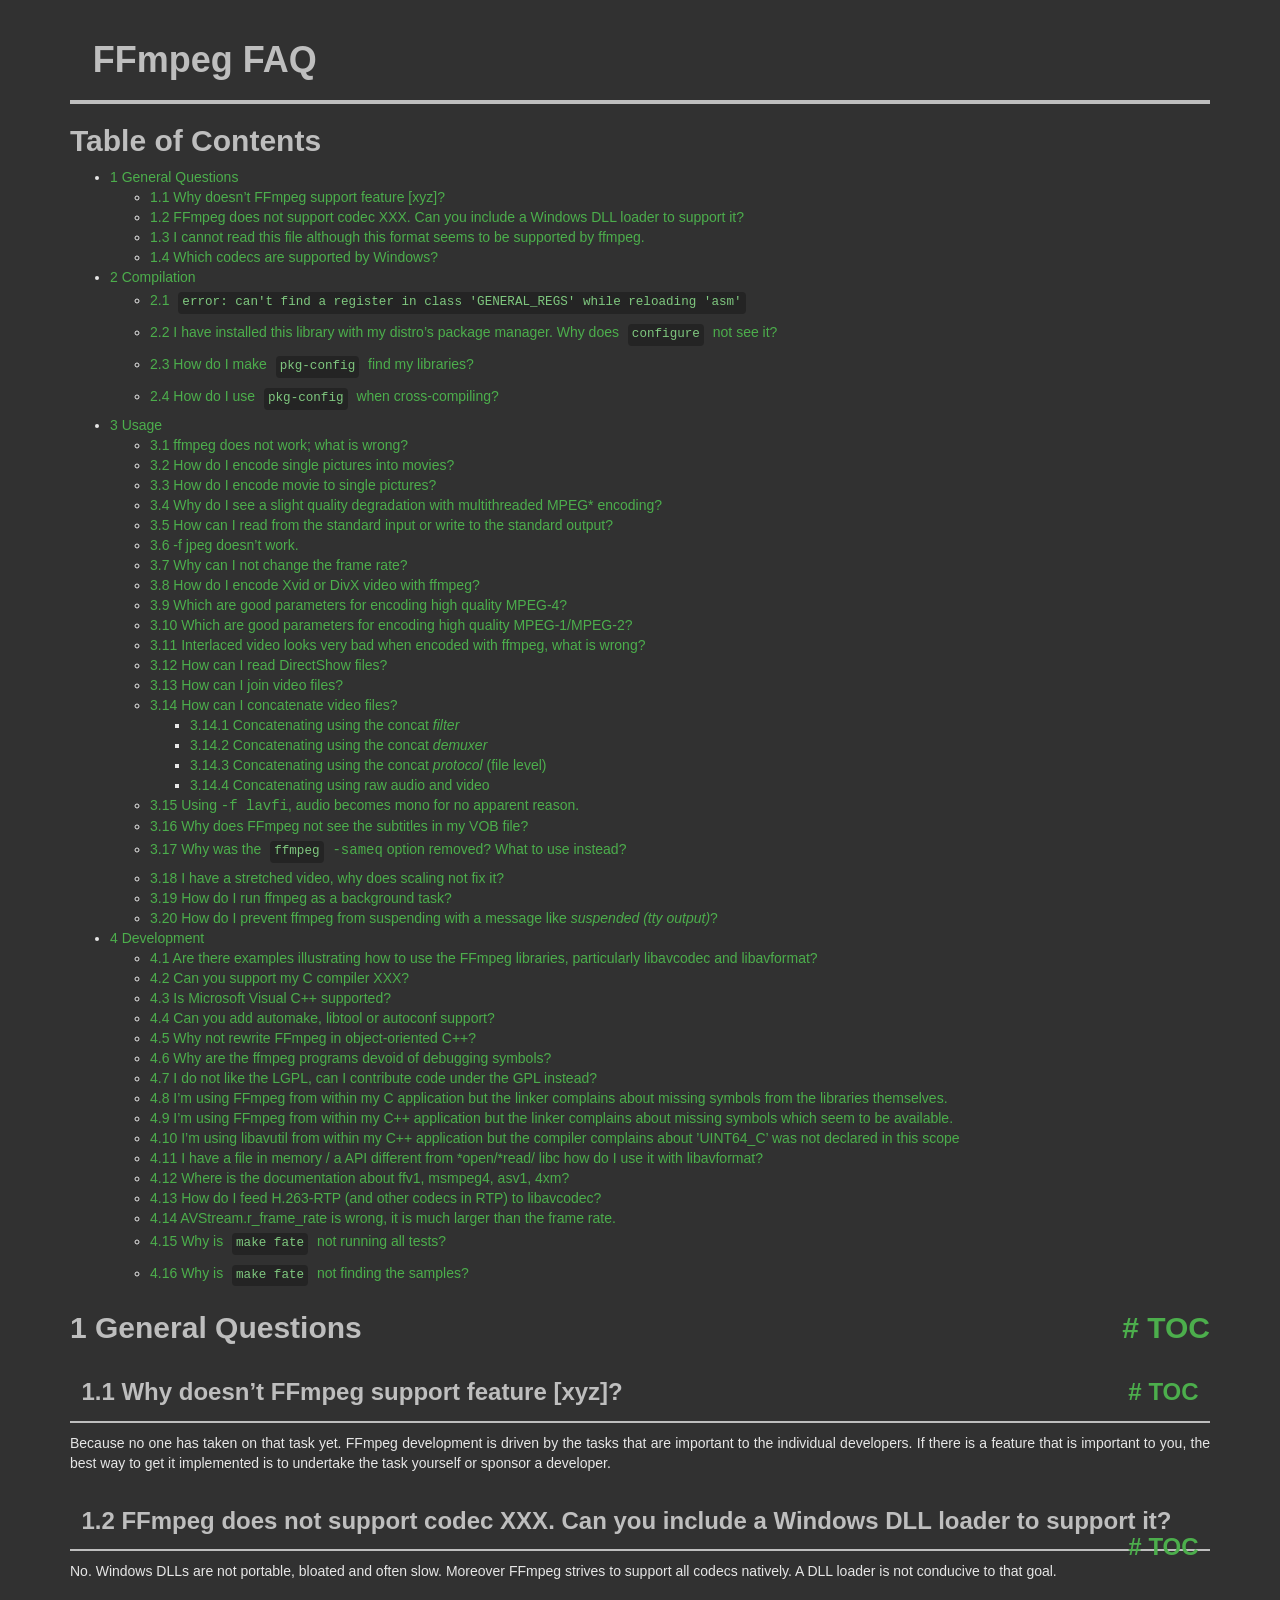
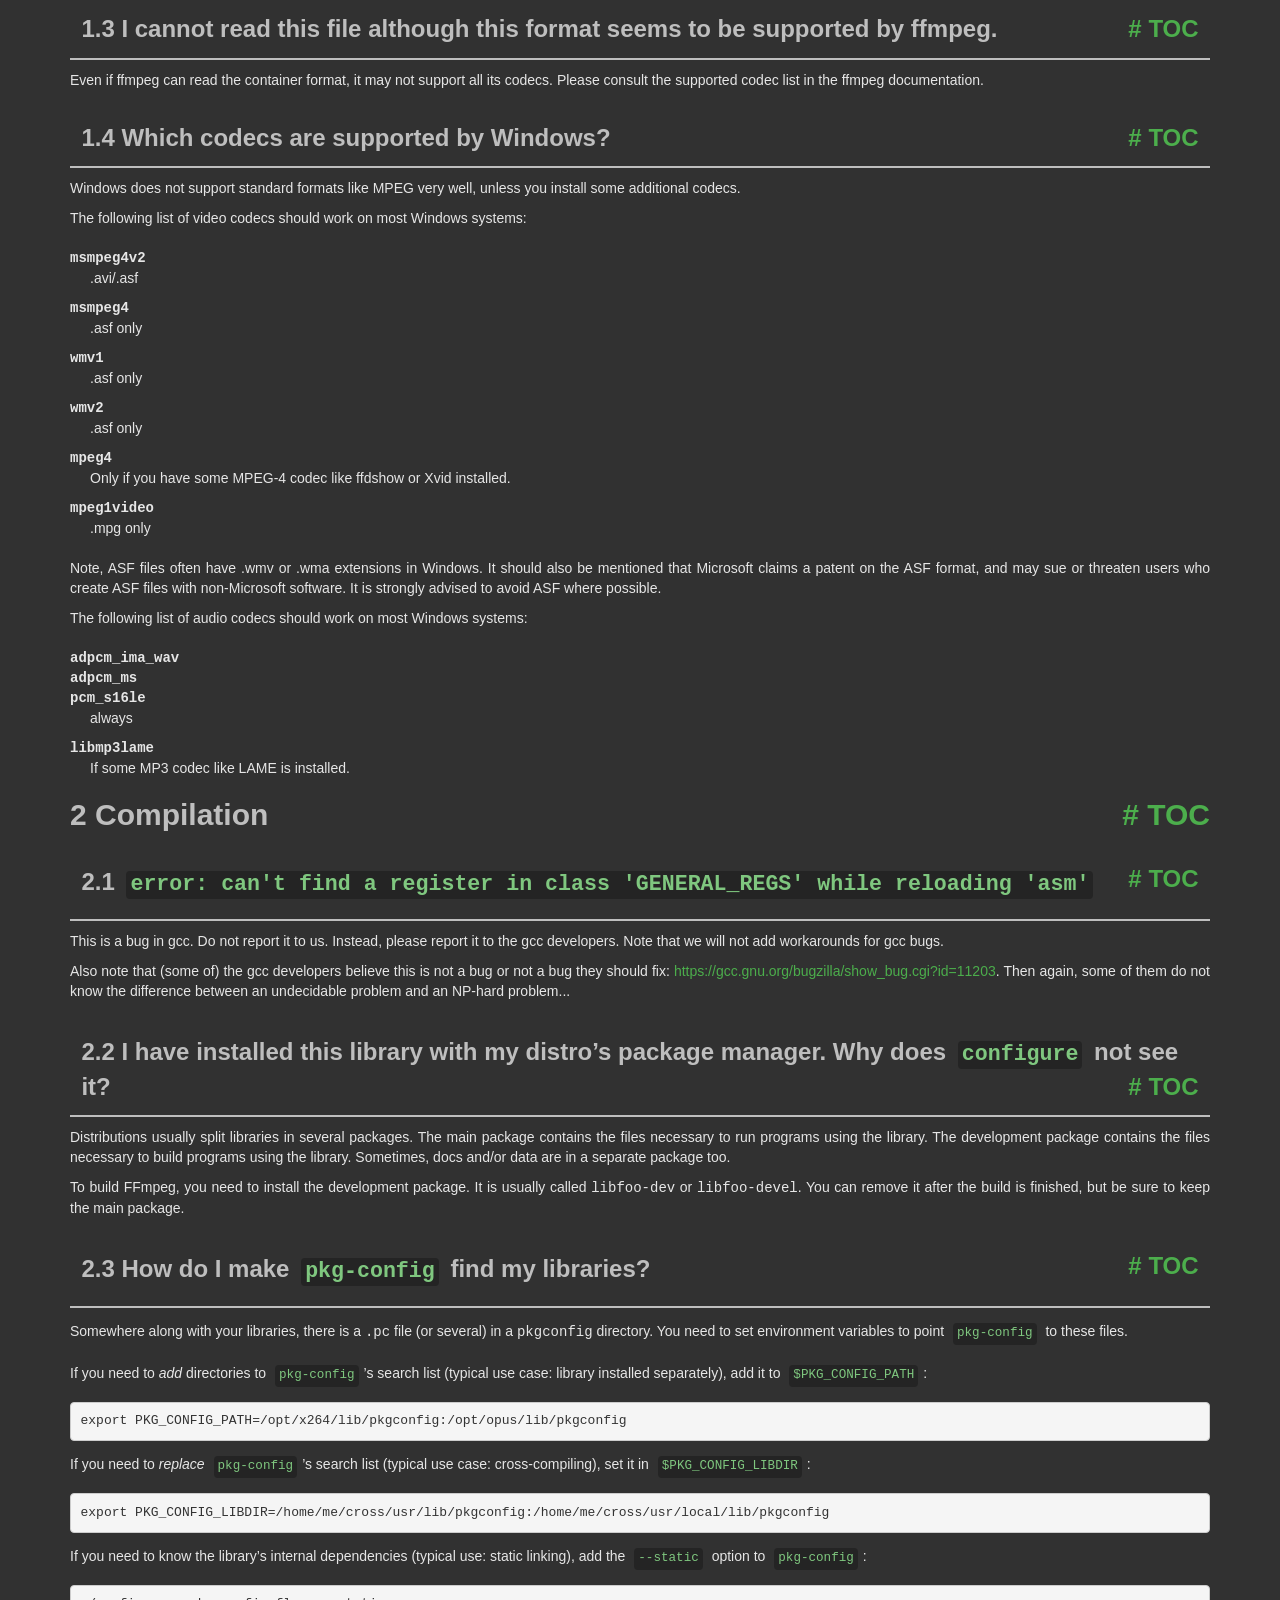
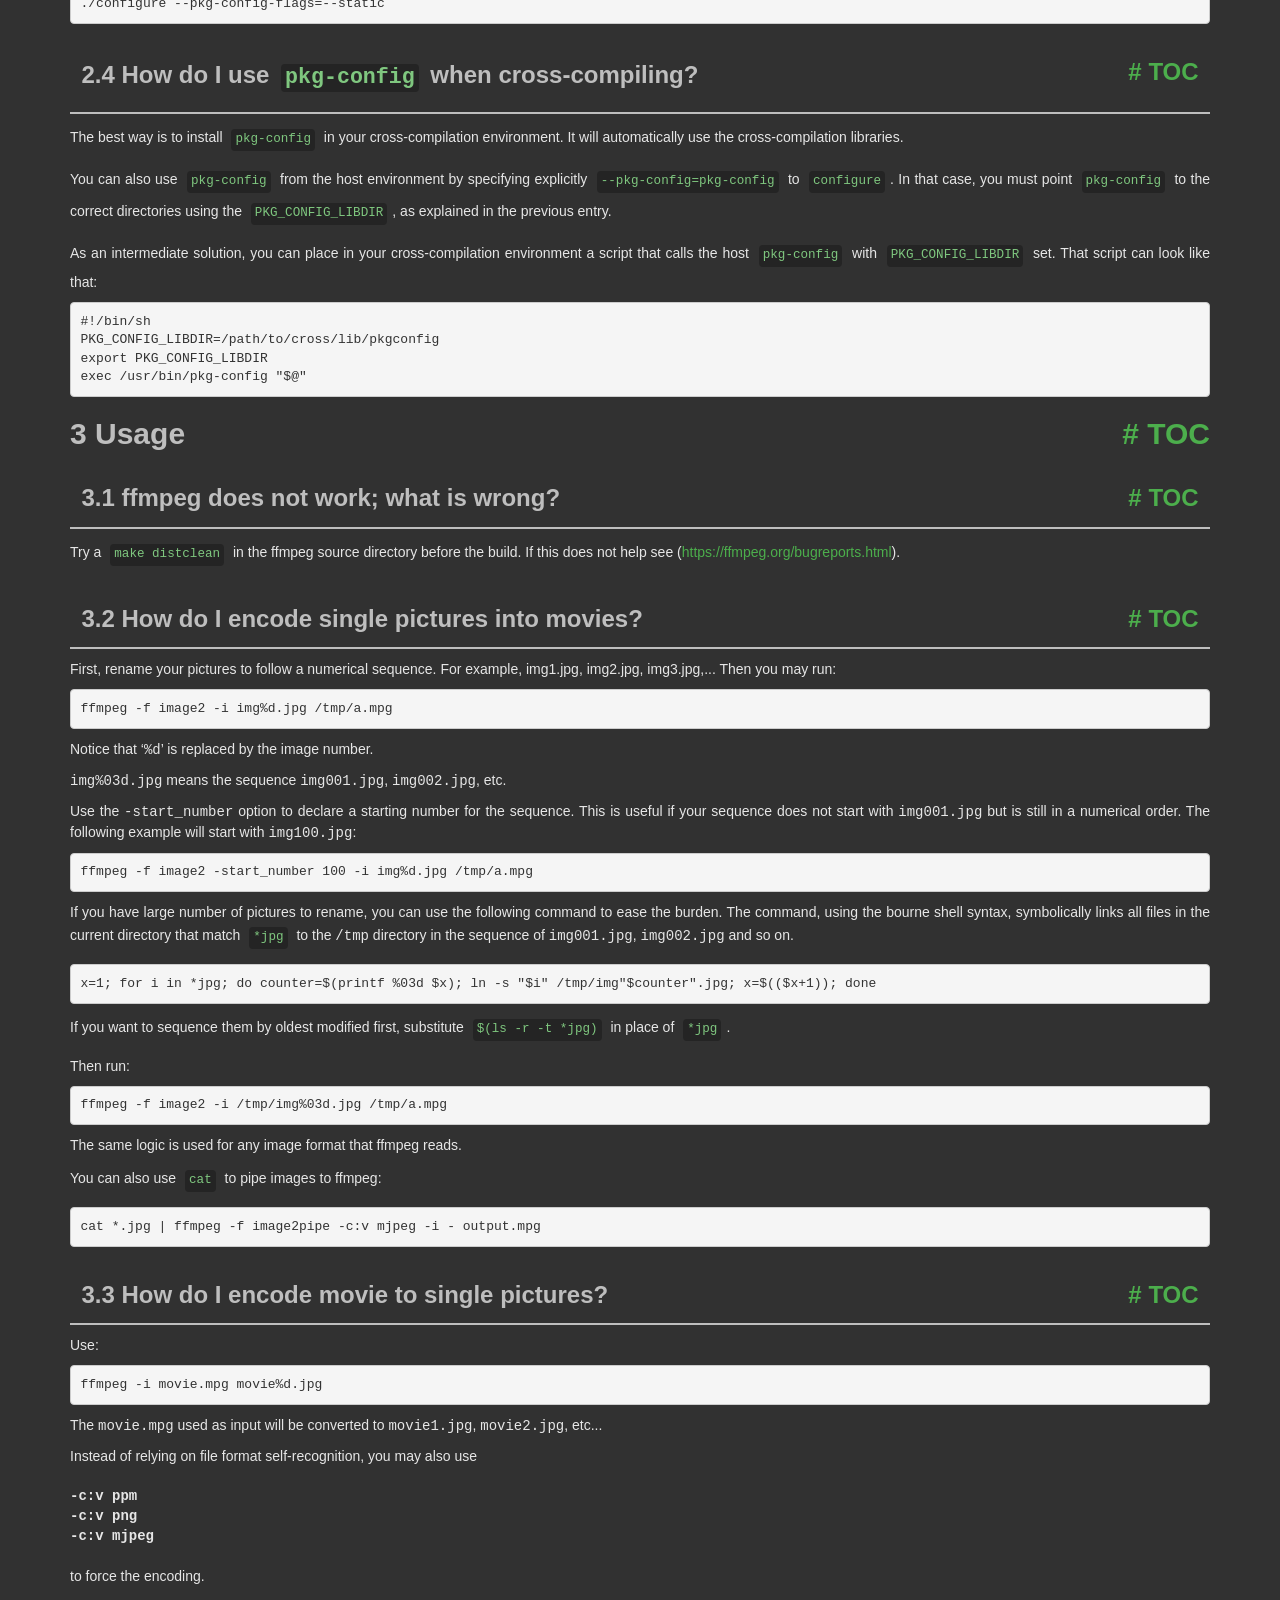
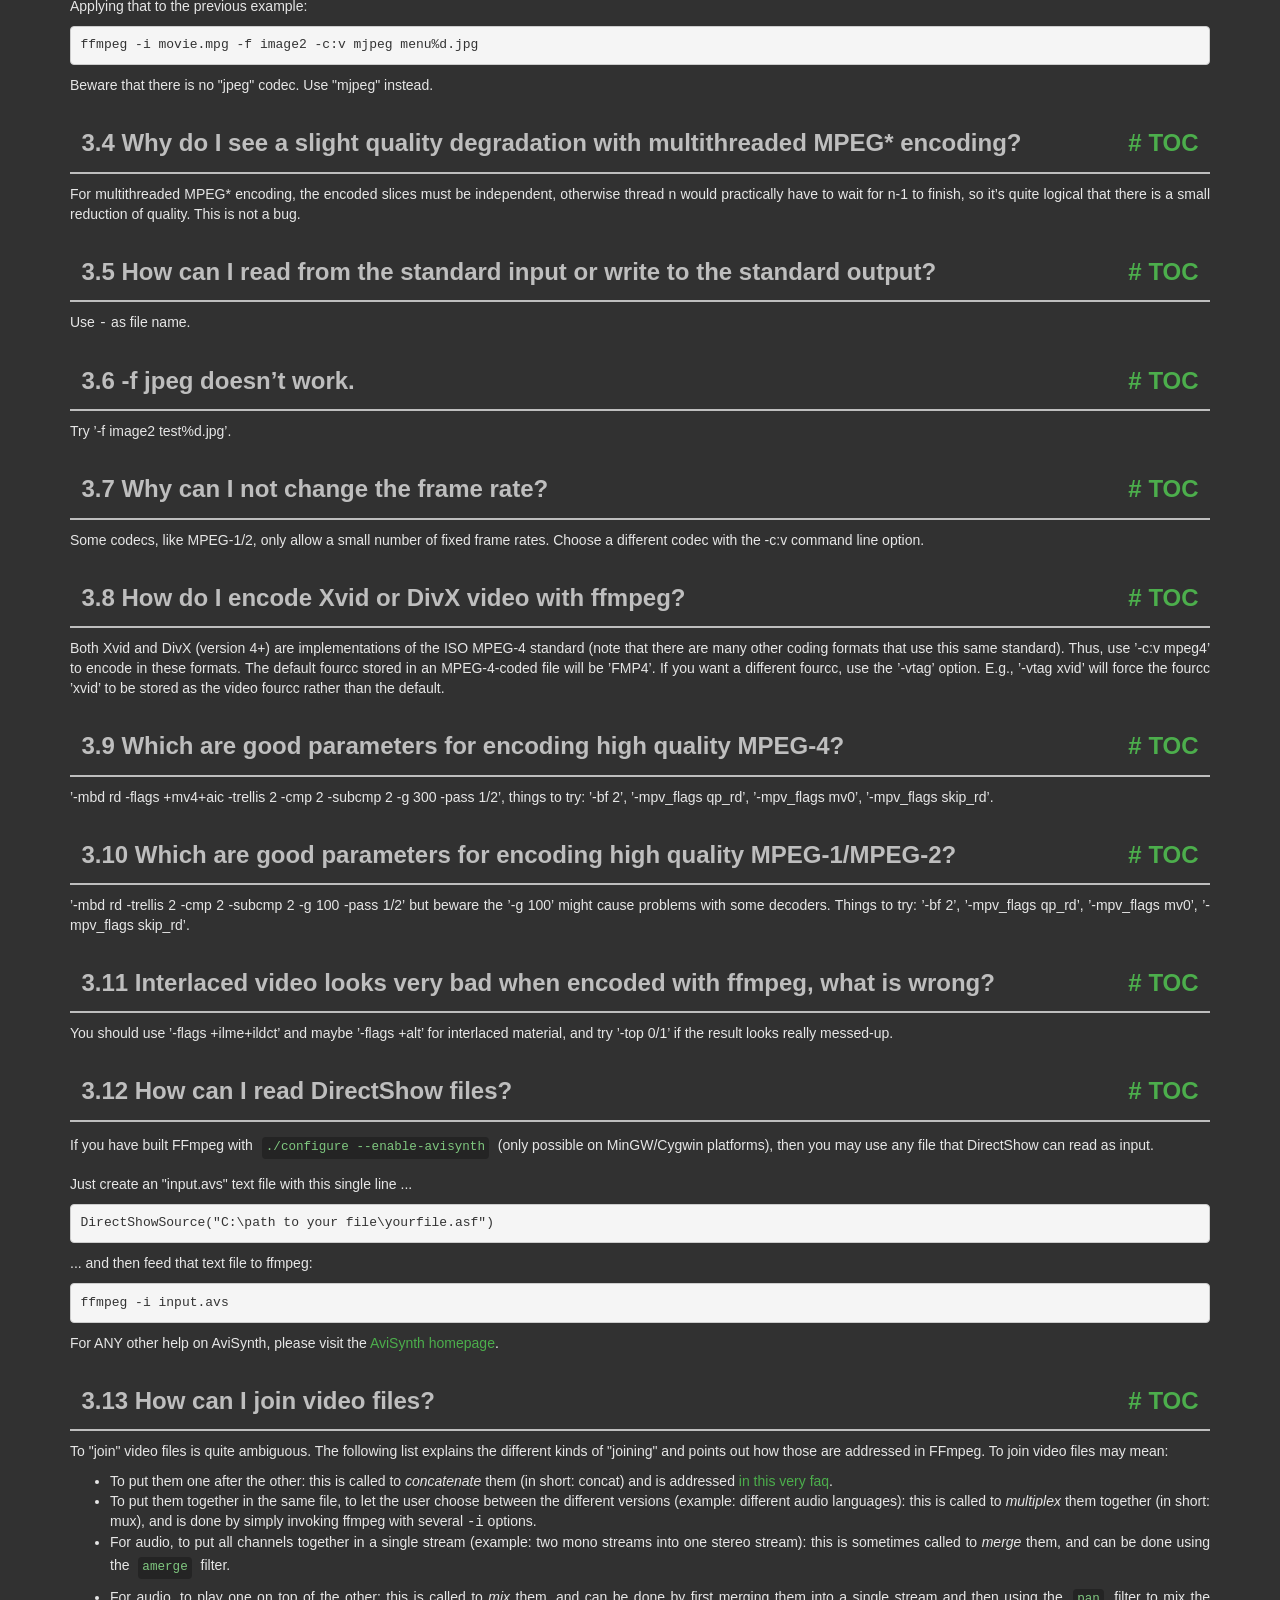
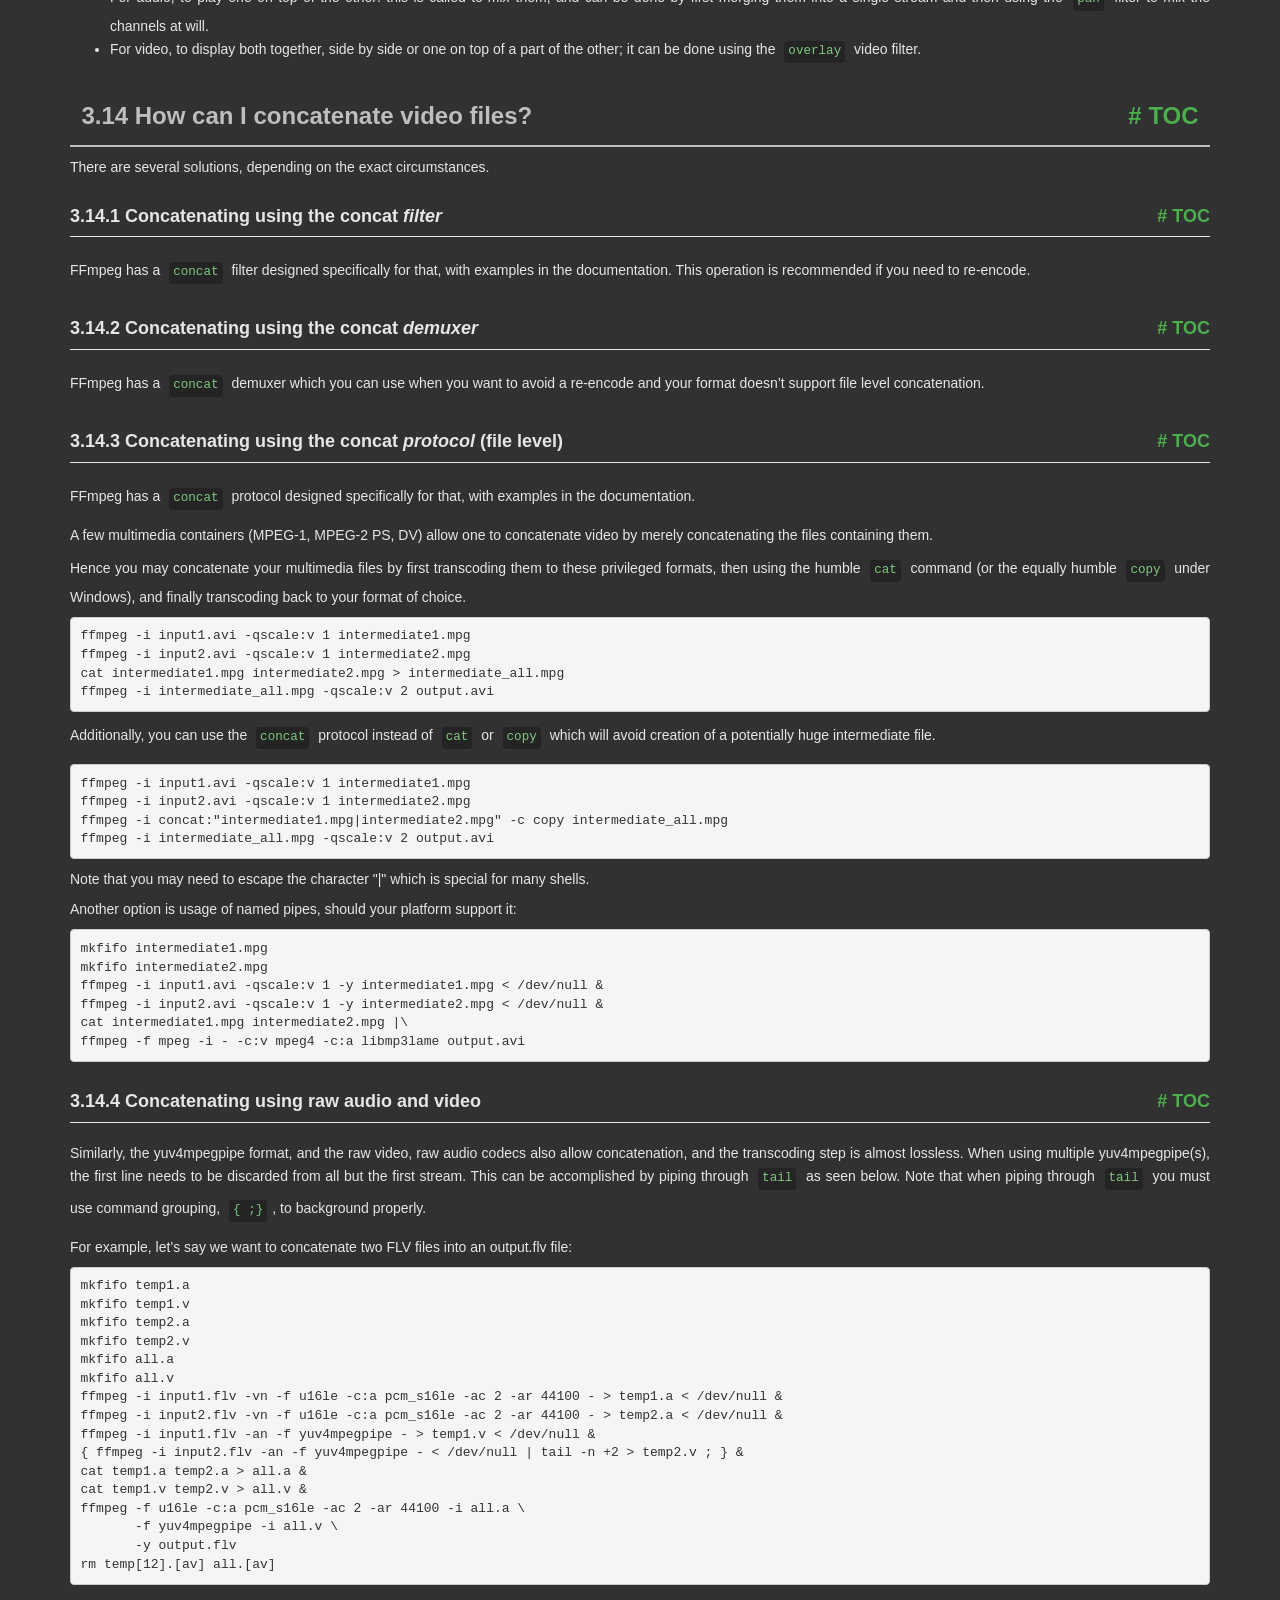
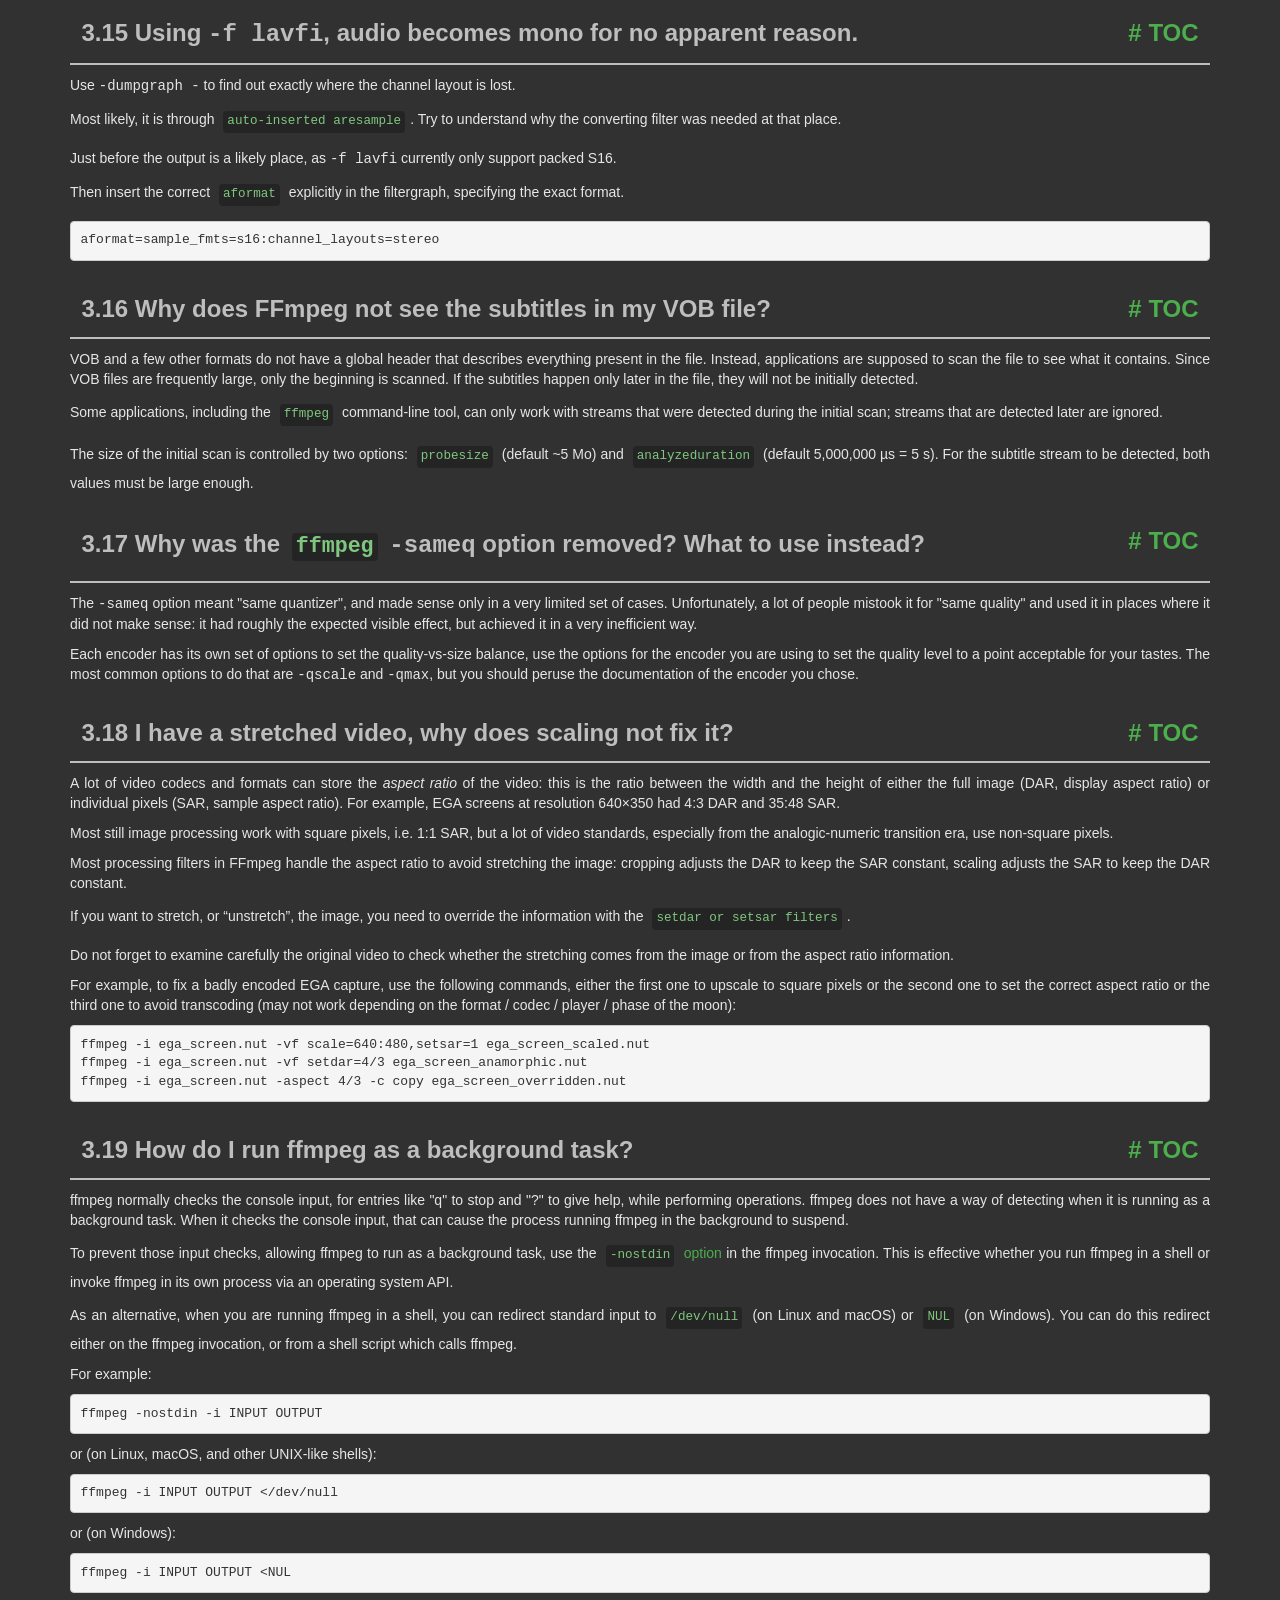
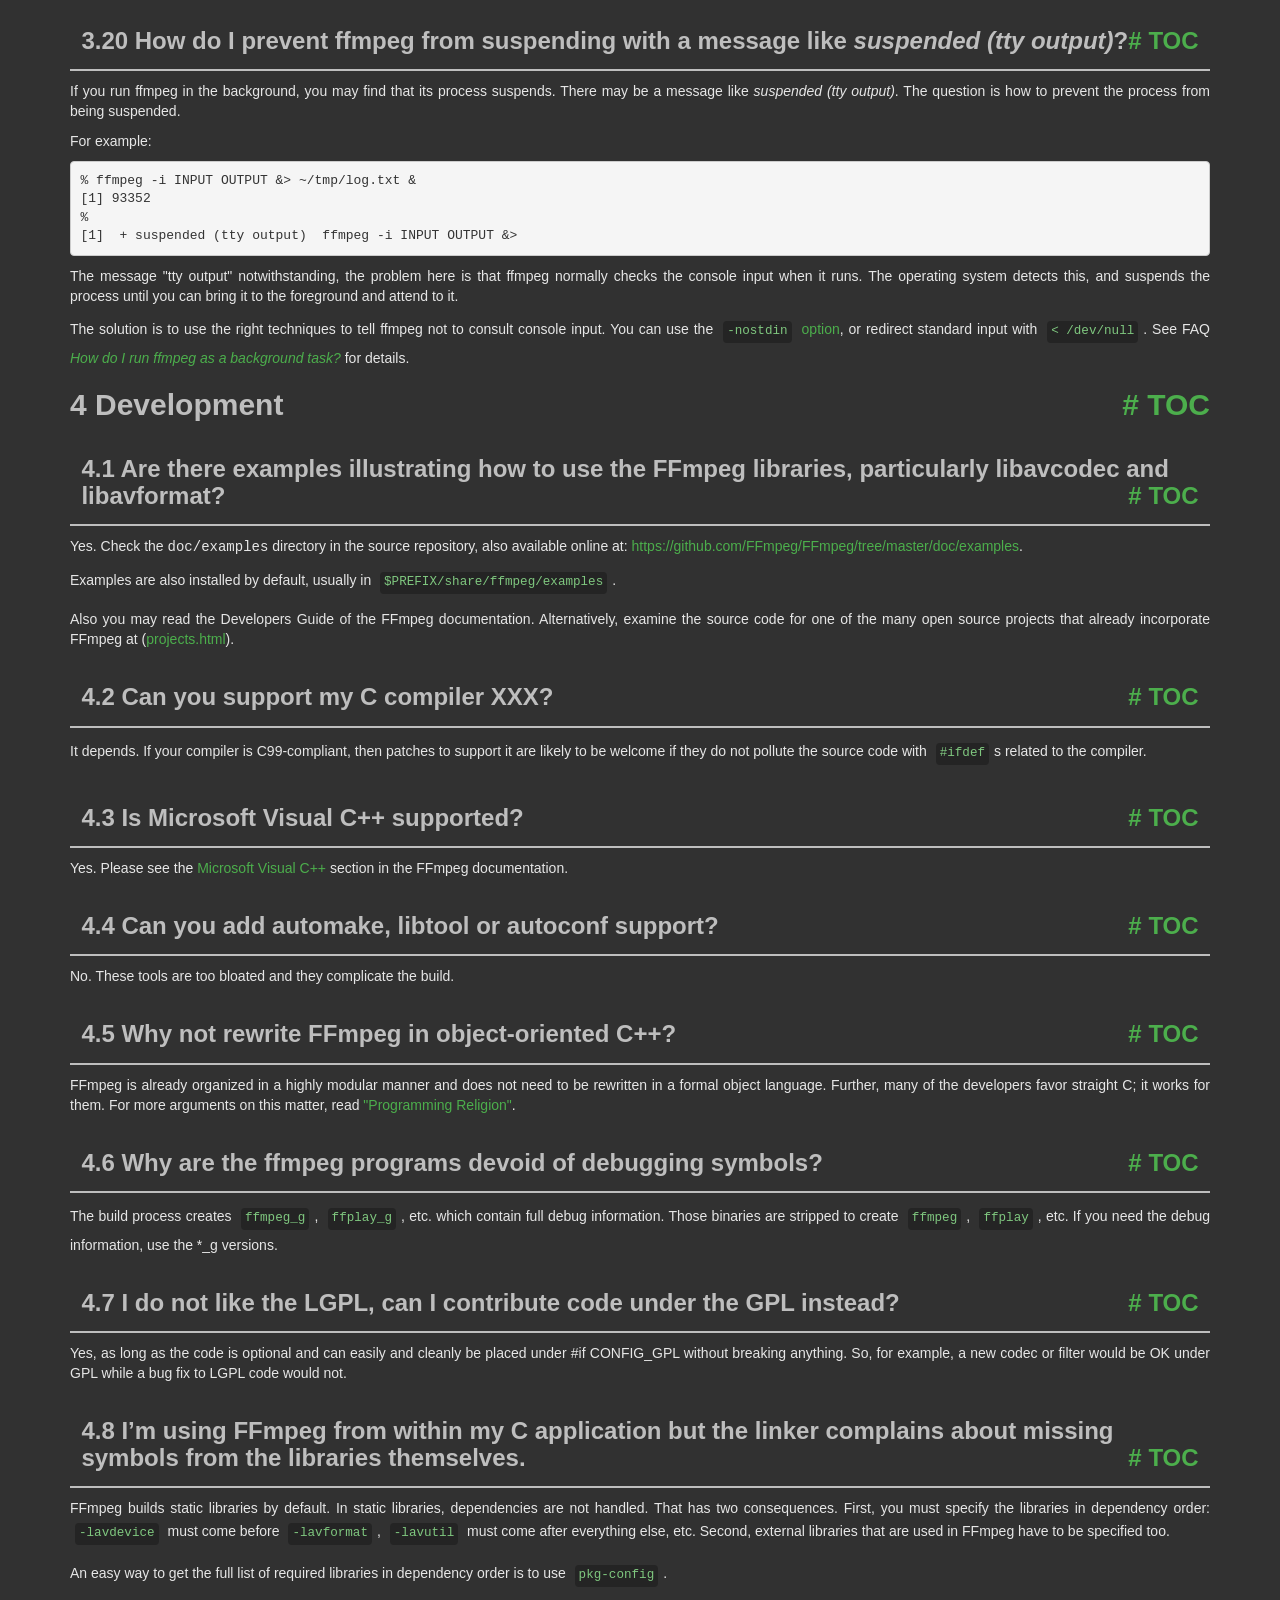
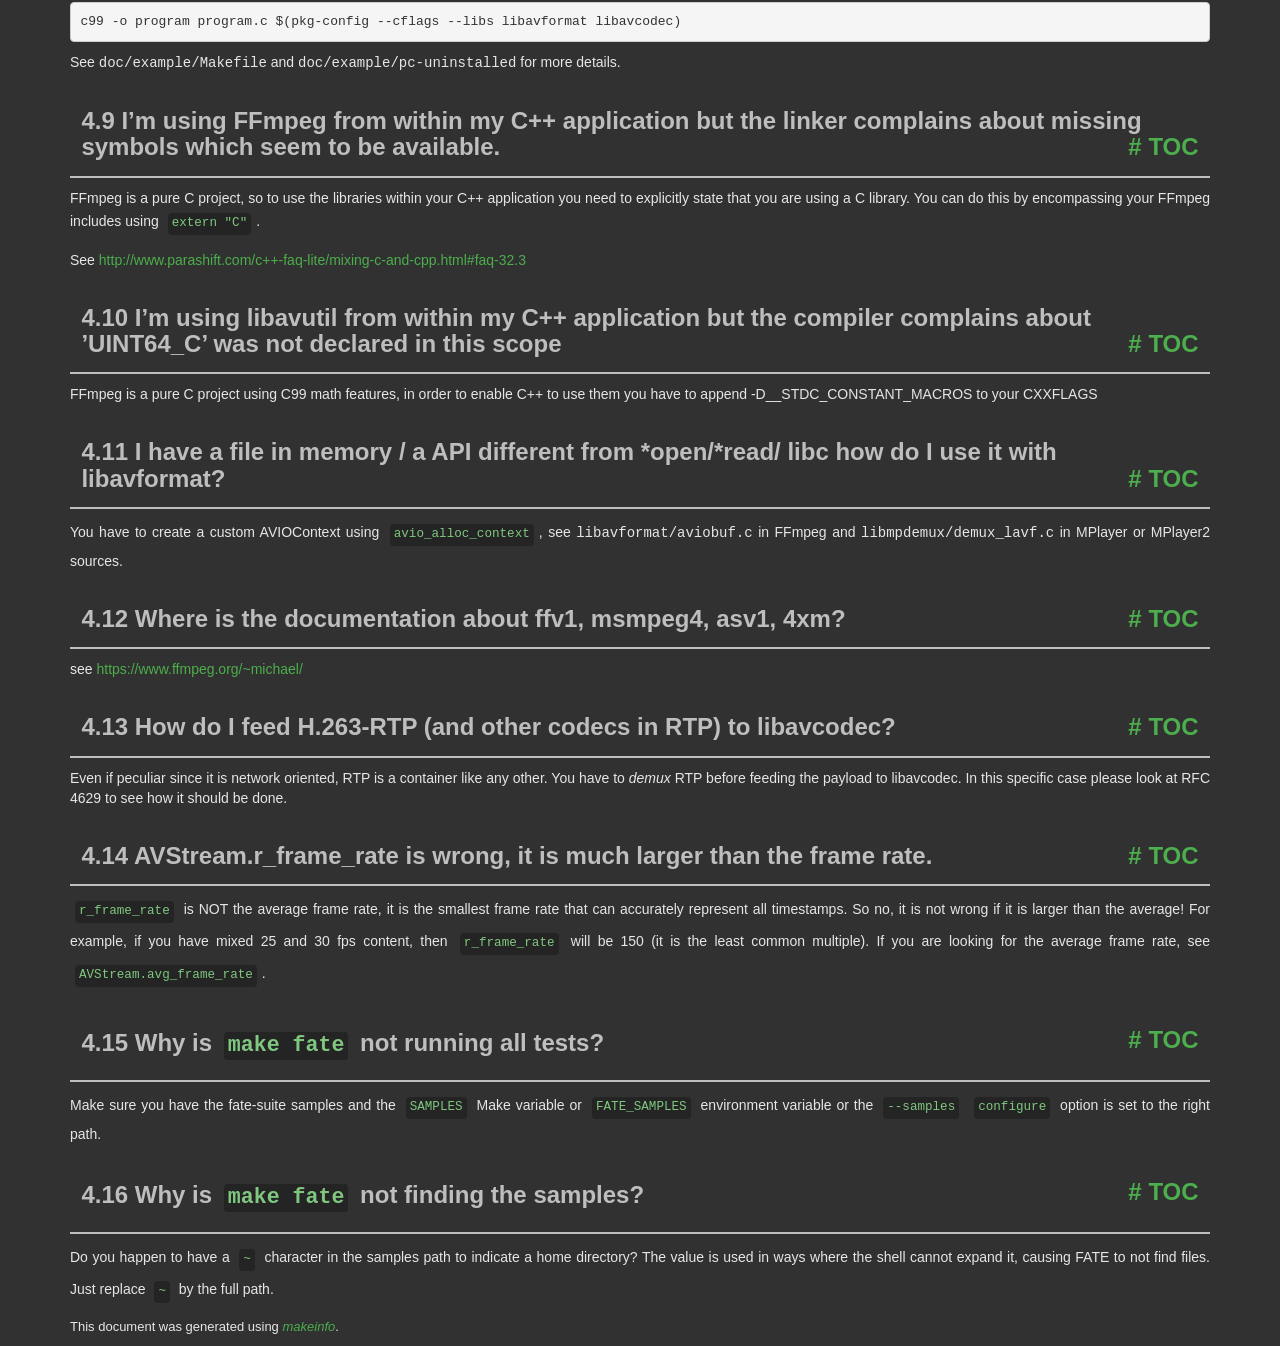
<file: utilities/ffmpeg/doc/faq.html>
<!DOCTYPE html PUBLIC "-//W3C//DTD HTML 4.01 Transitional//EN" "http://www.w3.org/TR/html4/loose.dtd">
<html>
<!-- Created by GNU Texinfo 7.2, https://www.gnu.org/software/texinfo/ -->
  <head>
    <meta charset="utf-8">
    <title>
      FFmpeg FAQ
    </title>
    <meta name="viewport" content="width=device-width,initial-scale=1.0">
    <link rel="stylesheet" type="text/css" href="bootstrap.min.css">
    <link rel="stylesheet" type="text/css" href="style.min.css">
  </head>
  <body>
    <div class="container">
      <h1>
      FFmpeg FAQ
      </h1>


<a name="SEC_Top"></a>

<div class="region-contents" id="SEC_Contents">
<h2 class="contents-heading">Table of Contents</h2>

<div class="contents">

<ul class="toc-numbered-mark">
  <li><a id="toc-General-Questions" href="#General-Questions">1 General Questions</a>
  <ul class="toc-numbered-mark">
    <li><a id="toc-Why-doesn_0027t-FFmpeg-support-feature-_005bxyz_005d_003f" href="#Why-doesn_0027t-FFmpeg-support-feature-_005bxyz_005d_003f">1.1 Why doesn&rsquo;t FFmpeg support feature [xyz]?</a></li>
    <li><a id="toc-FFmpeg-does-not-support-codec-XXX_002e-Can-you-include-a-Windows-DLL-loader-to-support-it_003f" href="#FFmpeg-does-not-support-codec-XXX_002e-Can-you-include-a-Windows-DLL-loader-to-support-it_003f">1.2 FFmpeg does not support codec XXX. Can you include a Windows DLL loader to support it?</a></li>
    <li><a id="toc-I-cannot-read-this-file-although-this-format-seems-to-be-supported-by-ffmpeg_002e" href="#I-cannot-read-this-file-although-this-format-seems-to-be-supported-by-ffmpeg_002e">1.3 I cannot read this file although this format seems to be supported by ffmpeg.</a></li>
    <li><a id="toc-Which-codecs-are-supported-by-Windows_003f" href="#Which-codecs-are-supported-by-Windows_003f">1.4 Which codecs are supported by Windows?</a></li>
  </ul></li>
  <li><a id="toc-Compilation" href="#Compilation">2 Compilation</a>
  <ul class="toc-numbered-mark">
    <li><a id="toc-error_003a-can_0027t-find-a-register-in-class-_0027GENERAL_005fREGS_0027-while-reloading-_0027asm_0027" href="#error_003a-can_0027t-find-a-register-in-class-_0027GENERAL_005fREGS_0027-while-reloading-_0027asm_0027">2.1 <code class="code">error: can't find a register in class 'GENERAL_REGS' while reloading 'asm'</code></a></li>
    <li><a id="toc-I-have-installed-this-library-with-my-distro_0027s-package-manager_002e-Why-does-configure-not-see-it_003f" href="#I-have-installed-this-library-with-my-distro_0027s-package-manager_002e-Why-does-configure-not-see-it_003f">2.2 I have installed this library with my distro&rsquo;s package manager. Why does <code class="command">configure</code> not see it?</a></li>
    <li><a id="toc-How-do-I-make-pkg_002dconfig-find-my-libraries_003f" href="#How-do-I-make-pkg_002dconfig-find-my-libraries_003f">2.3 How do I make <code class="command">pkg-config</code> find my libraries?</a></li>
    <li><a id="toc-How-do-I-use-pkg_002dconfig-when-cross_002dcompiling_003f" href="#How-do-I-use-pkg_002dconfig-when-cross_002dcompiling_003f">2.4 How do I use <code class="command">pkg-config</code> when cross-compiling?</a></li>
  </ul></li>
  <li><a id="toc-Usage" href="#Usage">3 Usage</a>
  <ul class="toc-numbered-mark">
    <li><a id="toc-ffmpeg-does-not-work_003b-what-is-wrong_003f" href="#ffmpeg-does-not-work_003b-what-is-wrong_003f">3.1 ffmpeg does not work; what is wrong?</a></li>
    <li><a id="toc-How-do-I-encode-single-pictures-into-movies_003f" href="#How-do-I-encode-single-pictures-into-movies_003f">3.2 How do I encode single pictures into movies?</a></li>
    <li><a id="toc-How-do-I-encode-movie-to-single-pictures_003f" href="#How-do-I-encode-movie-to-single-pictures_003f">3.3 How do I encode movie to single pictures?</a></li>
    <li><a id="toc-Why-do-I-see-a-slight-quality-degradation-with-multithreaded-MPEG_002a-encoding_003f" href="#Why-do-I-see-a-slight-quality-degradation-with-multithreaded-MPEG_002a-encoding_003f">3.4 Why do I see a slight quality degradation with multithreaded MPEG* encoding?</a></li>
    <li><a id="toc-How-can-I-read-from-the-standard-input-or-write-to-the-standard-output_003f" href="#How-can-I-read-from-the-standard-input-or-write-to-the-standard-output_003f">3.5 How can I read from the standard input or write to the standard output?</a></li>
    <li><a id="toc-_002df-jpeg-doesn_0027t-work_002e" href="#g_t_002df-jpeg-doesn_0027t-work_002e">3.6 -f jpeg doesn&rsquo;t work.</a></li>
    <li><a id="toc-Why-can-I-not-change-the-frame-rate_003f" href="#Why-can-I-not-change-the-frame-rate_003f">3.7 Why can I not change the frame rate?</a></li>
    <li><a id="toc-How-do-I-encode-Xvid-or-DivX-video-with-ffmpeg_003f" href="#How-do-I-encode-Xvid-or-DivX-video-with-ffmpeg_003f">3.8 How do I encode Xvid or DivX video with ffmpeg?</a></li>
    <li><a id="toc-Which-are-good-parameters-for-encoding-high-quality-MPEG_002d4_003f" href="#Which-are-good-parameters-for-encoding-high-quality-MPEG_002d4_003f">3.9 Which are good parameters for encoding high quality MPEG-4?</a></li>
    <li><a id="toc-Which-are-good-parameters-for-encoding-high-quality-MPEG_002d1_002fMPEG_002d2_003f" href="#Which-are-good-parameters-for-encoding-high-quality-MPEG_002d1_002fMPEG_002d2_003f">3.10 Which are good parameters for encoding high quality MPEG-1/MPEG-2?</a></li>
    <li><a id="toc-Interlaced-video-looks-very-bad-when-encoded-with-ffmpeg_002c-what-is-wrong_003f" href="#Interlaced-video-looks-very-bad-when-encoded-with-ffmpeg_002c-what-is-wrong_003f">3.11 Interlaced video looks very bad when encoded with ffmpeg, what is wrong?</a></li>
    <li><a id="toc-How-can-I-read-DirectShow-files_003f" href="#How-can-I-read-DirectShow-files_003f">3.12 How can I read DirectShow files?</a></li>
    <li><a id="toc-How-can-I-join-video-files_003f" href="#How-can-I-join-video-files_003f">3.13 How can I join video files?</a></li>
    <li><a id="toc-How-can-I-concatenate-video-files_003f" href="#How-can-I-concatenate-video-files_003f">3.14 How can I concatenate video files?</a>
    <ul class="toc-numbered-mark">
      <li><a id="toc-Concatenating-using-the-concat-filter" href="#Concatenating-using-the-concat-filter">3.14.1 Concatenating using the concat <em class="emph">filter</em></a></li>
      <li><a id="toc-Concatenating-using-the-concat-demuxer" href="#Concatenating-using-the-concat-demuxer">3.14.2 Concatenating using the concat <em class="emph">demuxer</em></a></li>
      <li><a id="toc-Concatenating-using-the-concat-protocol-_0028file-level_0029" href="#Concatenating-using-the-concat-protocol-_0028file-level_0029">3.14.3 Concatenating using the concat <em class="emph">protocol</em> (file level)</a></li>
      <li><a id="toc-Concatenating-using-raw-audio-and-video" href="#Concatenating-using-raw-audio-and-video">3.14.4 Concatenating using raw audio and video</a></li>
    </ul></li>
    <li><a id="toc-Using-_002df-lavfi_002c-audio-becomes-mono-for-no-apparent-reason_002e" href="#Using-_002df-lavfi_002c-audio-becomes-mono-for-no-apparent-reason_002e">3.15 Using <samp class="option">-f lavfi</samp>, audio becomes mono for no apparent reason.</a></li>
    <li><a id="toc-Why-does-FFmpeg-not-see-the-subtitles-in-my-VOB-file_003f" href="#Why-does-FFmpeg-not-see-the-subtitles-in-my-VOB-file_003f">3.16 Why does FFmpeg not see the subtitles in my VOB file?</a></li>
    <li><a id="toc-Why-was-the-ffmpeg-_002dsameq-option-removed_003f-What-to-use-instead_003f" href="#Why-was-the-ffmpeg-_002dsameq-option-removed_003f-What-to-use-instead_003f">3.17 Why was the <code class="command">ffmpeg</code> <samp class="option">-sameq</samp> option removed? What to use instead?</a></li>
    <li><a id="toc-I-have-a-stretched-video_002c-why-does-scaling-not-fix-it_003f" href="#I-have-a-stretched-video_002c-why-does-scaling-not-fix-it_003f">3.18 I have a stretched video, why does scaling not fix it?</a></li>
    <li><a id="toc-How-do-I-run-ffmpeg-as-a-background-task_003f" href="#How-do-I-run-ffmpeg-as-a-background-task_003f">3.19 How do I run ffmpeg as a background task?</a></li>
    <li><a id="toc-How-do-I-prevent-ffmpeg-from-suspending-with-a-message-like-suspended-_0028tty-output_0029_003f" href="#How-do-I-prevent-ffmpeg-from-suspending-with-a-message-like-suspended-_0028tty-output_0029_003f">3.20 How do I prevent ffmpeg from suspending with a message like <em class="emph">suspended (tty output)</em>?</a></li>
  </ul></li>
  <li><a id="toc-Development" href="#Development">4 Development</a>
  <ul class="toc-numbered-mark">
    <li><a id="toc-Are-there-examples-illustrating-how-to-use-the-FFmpeg-libraries_002c-particularly-libavcodec-and-libavformat_003f" href="#Are-there-examples-illustrating-how-to-use-the-FFmpeg-libraries_002c-particularly-libavcodec-and-libavformat_003f">4.1 Are there examples illustrating how to use the FFmpeg libraries, particularly libavcodec and libavformat?</a></li>
    <li><a id="toc-Can-you-support-my-C-compiler-XXX_003f" href="#Can-you-support-my-C-compiler-XXX_003f">4.2 Can you support my C compiler XXX?</a></li>
    <li><a id="toc-Is-Microsoft-Visual-C_002b_002b-supported_003f" href="#Is-Microsoft-Visual-C_002b_002b-supported_003f">4.3 Is Microsoft Visual C++ supported?</a></li>
    <li><a id="toc-Can-you-add-automake_002c-libtool-or-autoconf-support_003f" href="#Can-you-add-automake_002c-libtool-or-autoconf-support_003f">4.4 Can you add automake, libtool or autoconf support?</a></li>
    <li><a id="toc-Why-not-rewrite-FFmpeg-in-object_002doriented-C_002b_002b_003f" href="#Why-not-rewrite-FFmpeg-in-object_002doriented-C_002b_002b_003f">4.5 Why not rewrite FFmpeg in object-oriented C++?</a></li>
    <li><a id="toc-Why-are-the-ffmpeg-programs-devoid-of-debugging-symbols_003f" href="#Why-are-the-ffmpeg-programs-devoid-of-debugging-symbols_003f">4.6 Why are the ffmpeg programs devoid of debugging symbols?</a></li>
    <li><a id="toc-I-do-not-like-the-LGPL_002c-can-I-contribute-code-under-the-GPL-instead_003f" href="#I-do-not-like-the-LGPL_002c-can-I-contribute-code-under-the-GPL-instead_003f">4.7 I do not like the LGPL, can I contribute code under the GPL instead?</a></li>
    <li><a id="toc-I_0027m-using-FFmpeg-from-within-my-C-application-but-the-linker-complains-about-missing-symbols-from-the-libraries-themselves_002e" href="#I_0027m-using-FFmpeg-from-within-my-C-application-but-the-linker-complains-about-missing-symbols-from-the-libraries-themselves_002e">4.8 I&rsquo;m using FFmpeg from within my C application but the linker complains about missing symbols from the libraries themselves.</a></li>
    <li><a id="toc-I_0027m-using-FFmpeg-from-within-my-C_002b_002b-application-but-the-linker-complains-about-missing-symbols-which-seem-to-be-available_002e" href="#I_0027m-using-FFmpeg-from-within-my-C_002b_002b-application-but-the-linker-complains-about-missing-symbols-which-seem-to-be-available_002e">4.9 I&rsquo;m using FFmpeg from within my C++ application but the linker complains about missing symbols which seem to be available.</a></li>
    <li><a id="toc-I_0027m-using-libavutil-from-within-my-C_002b_002b-application-but-the-compiler-complains-about-_0027UINT64_005fC_0027-was-not-declared-in-this-scope" href="#I_0027m-using-libavutil-from-within-my-C_002b_002b-application-but-the-compiler-complains-about-_0027UINT64_005fC_0027-was-not-declared-in-this-scope">4.10 I&rsquo;m using libavutil from within my C++ application but the compiler complains about &rsquo;UINT64_C&rsquo; was not declared in this scope</a></li>
    <li><a id="toc-I-have-a-file-in-memory-_002f-a-API-different-from-_002aopen_002f_002aread_002f-libc-how-do-I-use-it-with-libavformat_003f" href="#I-have-a-file-in-memory-_002f-a-API-different-from-_002aopen_002f_002aread_002f-libc-how-do-I-use-it-with-libavformat_003f">4.11 I have a file in memory / a API different from *open/*read/ libc how do I use it with libavformat?</a></li>
    <li><a id="toc-Where-is-the-documentation-about-ffv1_002c-msmpeg4_002c-asv1_002c-4xm_003f" href="#Where-is-the-documentation-about-ffv1_002c-msmpeg4_002c-asv1_002c-4xm_003f">4.12 Where is the documentation about ffv1, msmpeg4, asv1, 4xm?</a></li>
    <li><a id="toc-How-do-I-feed-H_002e263_002dRTP-_0028and-other-codecs-in-RTP_0029-to-libavcodec_003f" href="#How-do-I-feed-H_002e263_002dRTP-_0028and-other-codecs-in-RTP_0029-to-libavcodec_003f">4.13 How do I feed H.263-RTP (and other codecs in RTP) to libavcodec?</a></li>
    <li><a id="toc-AVStream_002er_005fframe_005frate-is-wrong_002c-it-is-much-larger-than-the-frame-rate_002e" href="#AVStream_002er_005fframe_005frate-is-wrong_002c-it-is-much-larger-than-the-frame-rate_002e">4.14 AVStream.r_frame_rate is wrong, it is much larger than the frame rate.</a></li>
    <li><a id="toc-Why-is-make-fate-not-running-all-tests_003f" href="#Why-is-make-fate-not-running-all-tests_003f">4.15 Why is <code class="code">make fate</code> not running all tests?</a></li>
    <li><a id="toc-Why-is-make-fate-not-finding-the-samples_003f" href="#Why-is-make-fate-not-finding-the-samples_003f">4.16 Why is <code class="code">make fate</code> not finding the samples?</a></li>
  </ul></li>
</ul>
</div>
</div>

<a name="General-Questions"></a>
<h2 class="chapter">1 General Questions<span class="pull-right"><a class="anchor hidden-xs" href="#General-Questions" aria-hidden="true">#</a> <a class="anchor hidden-xs"href="#toc-General-Questions" aria-hidden="true">TOC</a></span></h2>

<a name="Why-doesn_0027t-FFmpeg-support-feature-_005bxyz_005d_003f"></a>
<h3 class="section">1.1 Why doesn&rsquo;t FFmpeg support feature [xyz]?<span class="pull-right"><a class="anchor hidden-xs" href="#Why-doesn_0027t-FFmpeg-support-feature-_005bxyz_005d_003f" aria-hidden="true">#</a> <a class="anchor hidden-xs"href="#toc-Why-doesn_0027t-FFmpeg-support-feature-_005bxyz_005d_003f" aria-hidden="true">TOC</a></span></h3>

<p>Because no one has taken on that task yet. FFmpeg development is
driven by the tasks that are important to the individual developers.
If there is a feature that is important to you, the best way to get
it implemented is to undertake the task yourself or sponsor a developer.
</p>
<a name="FFmpeg-does-not-support-codec-XXX_002e-Can-you-include-a-Windows-DLL-loader-to-support-it_003f"></a>
<h3 class="section">1.2 FFmpeg does not support codec XXX. Can you include a Windows DLL loader to support it?<span class="pull-right"><a class="anchor hidden-xs" href="#FFmpeg-does-not-support-codec-XXX_002e-Can-you-include-a-Windows-DLL-loader-to-support-it_003f" aria-hidden="true">#</a> <a class="anchor hidden-xs"href="#toc-FFmpeg-does-not-support-codec-XXX_002e-Can-you-include-a-Windows-DLL-loader-to-support-it_003f" aria-hidden="true">TOC</a></span></h3>

<p>No. Windows DLLs are not portable, bloated and often slow.
Moreover FFmpeg strives to support all codecs natively.
A DLL loader is not conducive to that goal.
</p>
<a name="I-cannot-read-this-file-although-this-format-seems-to-be-supported-by-ffmpeg_002e"></a>
<h3 class="section">1.3 I cannot read this file although this format seems to be supported by ffmpeg.<span class="pull-right"><a class="anchor hidden-xs" href="#I-cannot-read-this-file-although-this-format-seems-to-be-supported-by-ffmpeg_002e" aria-hidden="true">#</a> <a class="anchor hidden-xs"href="#toc-I-cannot-read-this-file-although-this-format-seems-to-be-supported-by-ffmpeg_002e" aria-hidden="true">TOC</a></span></h3>

<p>Even if ffmpeg can read the container format, it may not support all its
codecs. Please consult the supported codec list in the ffmpeg
documentation.
</p>
<a name="Which-codecs-are-supported-by-Windows_003f"></a>
<h3 class="section">1.4 Which codecs are supported by Windows?<span class="pull-right"><a class="anchor hidden-xs" href="#Which-codecs-are-supported-by-Windows_003f" aria-hidden="true">#</a> <a class="anchor hidden-xs"href="#toc-Which-codecs-are-supported-by-Windows_003f" aria-hidden="true">TOC</a></span></h3>

<p>Windows does not support standard formats like MPEG very well, unless you
install some additional codecs.
</p>
<p>The following list of video codecs should work on most Windows systems:
</p><dl class="table">
<dt><samp class="option">msmpeg4v2</samp></dt>
<dd><p>.avi/.asf
</p></dd>
<dt><samp class="option">msmpeg4</samp></dt>
<dd><p>.asf only
</p></dd>
<dt><samp class="option">wmv1</samp></dt>
<dd><p>.asf only
</p></dd>
<dt><samp class="option">wmv2</samp></dt>
<dd><p>.asf only
</p></dd>
<dt><samp class="option">mpeg4</samp></dt>
<dd><p>Only if you have some MPEG-4 codec like ffdshow or Xvid installed.
</p></dd>
<dt><samp class="option">mpeg1video</samp></dt>
<dd><p>.mpg only
</p></dd>
</dl>
<p>Note, ASF files often have .wmv or .wma extensions in Windows. It should also
be mentioned that Microsoft claims a patent on the ASF format, and may sue
or threaten users who create ASF files with non-Microsoft software. It is
strongly advised to avoid ASF where possible.
</p>
<p>The following list of audio codecs should work on most Windows systems:
</p><dl class="table">
<dt><samp class="option">adpcm_ima_wav</samp></dt>
<dt><samp class="option">adpcm_ms</samp></dt>
<dt><samp class="option">pcm_s16le</samp></dt>
<dd><p>always
</p></dd>
<dt><samp class="option">libmp3lame</samp></dt>
<dd><p>If some MP3 codec like LAME is installed.
</p></dd>
</dl>


<a name="Compilation"></a>
<h2 class="chapter">2 Compilation<span class="pull-right"><a class="anchor hidden-xs" href="#Compilation" aria-hidden="true">#</a> <a class="anchor hidden-xs"href="#toc-Compilation" aria-hidden="true">TOC</a></span></h2>

<a name="error_003a-can_0027t-find-a-register-in-class-_0027GENERAL_005fREGS_0027-while-reloading-_0027asm_0027"></a>
<h3 class="section">2.1 <code class="code">error: can't find a register in class 'GENERAL_REGS' while reloading 'asm'</code><span class="pull-right"><a class="anchor hidden-xs" href="#error_003a-can_0027t-find-a-register-in-class-_0027GENERAL_005fREGS_0027-while-reloading-_0027asm_0027" aria-hidden="true">#</a> <a class="anchor hidden-xs"href="#toc-error_003a-can_0027t-find-a-register-in-class-_0027GENERAL_005fREGS_0027-while-reloading-_0027asm_0027" aria-hidden="true">TOC</a></span></h3>

<p>This is a bug in gcc. Do not report it to us. Instead, please report it to
the gcc developers. Note that we will not add workarounds for gcc bugs.
</p>
<p>Also note that (some of) the gcc developers believe this is not a bug or
not a bug they should fix:
<a class="url" href="https://gcc.gnu.org/bugzilla/show_bug.cgi?id=11203">https://gcc.gnu.org/bugzilla/show_bug.cgi?id=11203</a>.
Then again, some of them do not know the difference between an undecidable
problem and an NP-hard problem...
</p>
<a name="I-have-installed-this-library-with-my-distro_0027s-package-manager_002e-Why-does-configure-not-see-it_003f"></a>
<h3 class="section">2.2 I have installed this library with my distro&rsquo;s package manager. Why does <code class="command">configure</code> not see it?<span class="pull-right"><a class="anchor hidden-xs" href="#I-have-installed-this-library-with-my-distro_0027s-package-manager_002e-Why-does-configure-not-see-it_003f" aria-hidden="true">#</a> <a class="anchor hidden-xs"href="#toc-I-have-installed-this-library-with-my-distro_0027s-package-manager_002e-Why-does-configure-not-see-it_003f" aria-hidden="true">TOC</a></span></h3>

<p>Distributions usually split libraries in several packages. The main package
contains the files necessary to run programs using the library. The
development package contains the files necessary to build programs using the
library. Sometimes, docs and/or data are in a separate package too.
</p>
<p>To build FFmpeg, you need to install the development package. It is usually
called <samp class="file">libfoo-dev</samp> or <samp class="file">libfoo-devel</samp>. You can remove it after the
build is finished, but be sure to keep the main package.
</p>
<a name="How-do-I-make-pkg_002dconfig-find-my-libraries_003f"></a>
<h3 class="section">2.3 How do I make <code class="command">pkg-config</code> find my libraries?<span class="pull-right"><a class="anchor hidden-xs" href="#How-do-I-make-pkg_002dconfig-find-my-libraries_003f" aria-hidden="true">#</a> <a class="anchor hidden-xs"href="#toc-How-do-I-make-pkg_002dconfig-find-my-libraries_003f" aria-hidden="true">TOC</a></span></h3>

<p>Somewhere along with your libraries, there is a <samp class="file">.pc</samp> file (or several)
in a <samp class="file">pkgconfig</samp> directory. You need to set environment variables to
point <code class="command">pkg-config</code> to these files.
</p>
<p>If you need to <em class="emph">add</em> directories to <code class="command">pkg-config</code>&rsquo;s search list
(typical use case: library installed separately), add it to
<code class="code">$PKG_CONFIG_PATH</code>:
</p>
<div class="example">
<pre class="example-preformatted">export PKG_CONFIG_PATH=/opt/x264/lib/pkgconfig:/opt/opus/lib/pkgconfig
</pre></div>

<p>If you need to <em class="emph">replace</em> <code class="command">pkg-config</code>&rsquo;s search list
(typical use case: cross-compiling), set it in
<code class="code">$PKG_CONFIG_LIBDIR</code>:
</p>
<div class="example">
<pre class="example-preformatted">export PKG_CONFIG_LIBDIR=/home/me/cross/usr/lib/pkgconfig:/home/me/cross/usr/local/lib/pkgconfig
</pre></div>

<p>If you need to know the library&rsquo;s internal dependencies (typical use: static
linking), add the <code class="code">--static</code> option to <code class="command">pkg-config</code>:
</p>
<div class="example">
<pre class="example-preformatted">./configure --pkg-config-flags=--static
</pre></div>

<a name="How-do-I-use-pkg_002dconfig-when-cross_002dcompiling_003f"></a>
<h3 class="section">2.4 How do I use <code class="command">pkg-config</code> when cross-compiling?<span class="pull-right"><a class="anchor hidden-xs" href="#How-do-I-use-pkg_002dconfig-when-cross_002dcompiling_003f" aria-hidden="true">#</a> <a class="anchor hidden-xs"href="#toc-How-do-I-use-pkg_002dconfig-when-cross_002dcompiling_003f" aria-hidden="true">TOC</a></span></h3>

<p>The best way is to install <code class="command">pkg-config</code> in your cross-compilation
environment. It will automatically use the cross-compilation libraries.
</p>
<p>You can also use <code class="command">pkg-config</code> from the host environment by
specifying explicitly <code class="code">--pkg-config=pkg-config</code> to <code class="command">configure</code>.
In that case, you must point <code class="command">pkg-config</code> to the correct directories
using the <code class="code">PKG_CONFIG_LIBDIR</code>, as explained in the previous entry.
</p>
<p>As an intermediate solution, you can place in your cross-compilation
environment a script that calls the host <code class="command">pkg-config</code> with
<code class="code">PKG_CONFIG_LIBDIR</code> set. That script can look like that:
</p>
<div class="example">
<pre class="example-preformatted">#!/bin/sh
PKG_CONFIG_LIBDIR=/path/to/cross/lib/pkgconfig
export PKG_CONFIG_LIBDIR
exec /usr/bin/pkg-config &quot;$@&quot;
</pre></div>

<a name="Usage"></a>
<h2 class="chapter">3 Usage<span class="pull-right"><a class="anchor hidden-xs" href="#Usage" aria-hidden="true">#</a> <a class="anchor hidden-xs"href="#toc-Usage" aria-hidden="true">TOC</a></span></h2>

<a name="ffmpeg-does-not-work_003b-what-is-wrong_003f"></a>
<h3 class="section">3.1 ffmpeg does not work; what is wrong?<span class="pull-right"><a class="anchor hidden-xs" href="#ffmpeg-does-not-work_003b-what-is-wrong_003f" aria-hidden="true">#</a> <a class="anchor hidden-xs"href="#toc-ffmpeg-does-not-work_003b-what-is-wrong_003f" aria-hidden="true">TOC</a></span></h3>

<p>Try a <code class="code">make distclean</code> in the ffmpeg source directory before the build.
If this does not help see
(<a class="url" href="https://ffmpeg.org/bugreports.html">https://ffmpeg.org/bugreports.html</a>).
</p>
<a name="How-do-I-encode-single-pictures-into-movies_003f"></a>
<h3 class="section">3.2 How do I encode single pictures into movies?<span class="pull-right"><a class="anchor hidden-xs" href="#How-do-I-encode-single-pictures-into-movies_003f" aria-hidden="true">#</a> <a class="anchor hidden-xs"href="#toc-How-do-I-encode-single-pictures-into-movies_003f" aria-hidden="true">TOC</a></span></h3>

<p>First, rename your pictures to follow a numerical sequence.
For example, img1.jpg, img2.jpg, img3.jpg,...
Then you may run:
</p>
<div class="example">
<pre class="example-preformatted">ffmpeg -f image2 -i img%d.jpg /tmp/a.mpg
</pre></div>

<p>Notice that &lsquo;<samp class="samp">%d</samp>&rsquo; is replaced by the image number.
</p>
<p><samp class="file">img%03d.jpg</samp> means the sequence <samp class="file">img001.jpg</samp>, <samp class="file">img002.jpg</samp>, etc.
</p>
<p>Use the <samp class="option">-start_number</samp> option to declare a starting number for
the sequence. This is useful if your sequence does not start with
<samp class="file">img001.jpg</samp> but is still in a numerical order. The following
example will start with <samp class="file">img100.jpg</samp>:
</p>
<div class="example">
<pre class="example-preformatted">ffmpeg -f image2 -start_number 100 -i img%d.jpg /tmp/a.mpg
</pre></div>

<p>If you have large number of pictures to rename, you can use the
following command to ease the burden. The command, using the bourne
shell syntax, symbolically links all files in the current directory
that match <code class="code">*jpg</code> to the <samp class="file">/tmp</samp> directory in the sequence of
<samp class="file">img001.jpg</samp>, <samp class="file">img002.jpg</samp> and so on.
</p>
<div class="example">
<pre class="example-preformatted">x=1; for i in *jpg; do counter=$(printf %03d $x); ln -s &quot;$i&quot; /tmp/img&quot;$counter&quot;.jpg; x=$(($x+1)); done
</pre></div>

<p>If you want to sequence them by oldest modified first, substitute
<code class="code">$(ls -r -t *jpg)</code> in place of <code class="code">*jpg</code>.
</p>
<p>Then run:
</p>
<div class="example">
<pre class="example-preformatted">ffmpeg -f image2 -i /tmp/img%03d.jpg /tmp/a.mpg
</pre></div>

<p>The same logic is used for any image format that ffmpeg reads.
</p>
<p>You can also use <code class="command">cat</code> to pipe images to ffmpeg:
</p>
<div class="example">
<pre class="example-preformatted">cat *.jpg | ffmpeg -f image2pipe -c:v mjpeg -i - output.mpg
</pre></div>

<a name="How-do-I-encode-movie-to-single-pictures_003f"></a>
<h3 class="section">3.3 How do I encode movie to single pictures?<span class="pull-right"><a class="anchor hidden-xs" href="#How-do-I-encode-movie-to-single-pictures_003f" aria-hidden="true">#</a> <a class="anchor hidden-xs"href="#toc-How-do-I-encode-movie-to-single-pictures_003f" aria-hidden="true">TOC</a></span></h3>

<p>Use:
</p>
<div class="example">
<pre class="example-preformatted">ffmpeg -i movie.mpg movie%d.jpg
</pre></div>

<p>The <samp class="file">movie.mpg</samp> used as input will be converted to
<samp class="file">movie1.jpg</samp>, <samp class="file">movie2.jpg</samp>, etc...
</p>
<p>Instead of relying on file format self-recognition, you may also use
</p><dl class="table">
<dt><samp class="option">-c:v ppm</samp></dt>
<dt><samp class="option">-c:v png</samp></dt>
<dt><samp class="option">-c:v mjpeg</samp></dt>
</dl>
<p>to force the encoding.
</p>
<p>Applying that to the previous example:
</p><div class="example">
<pre class="example-preformatted">ffmpeg -i movie.mpg -f image2 -c:v mjpeg menu%d.jpg
</pre></div>

<p>Beware that there is no &quot;jpeg&quot; codec. Use &quot;mjpeg&quot; instead.
</p>
<a name="Why-do-I-see-a-slight-quality-degradation-with-multithreaded-MPEG_002a-encoding_003f"></a>
<h3 class="section">3.4 Why do I see a slight quality degradation with multithreaded MPEG* encoding?<span class="pull-right"><a class="anchor hidden-xs" href="#Why-do-I-see-a-slight-quality-degradation-with-multithreaded-MPEG_002a-encoding_003f" aria-hidden="true">#</a> <a class="anchor hidden-xs"href="#toc-Why-do-I-see-a-slight-quality-degradation-with-multithreaded-MPEG_002a-encoding_003f" aria-hidden="true">TOC</a></span></h3>

<p>For multithreaded MPEG* encoding, the encoded slices must be independent,
otherwise thread n would practically have to wait for n-1 to finish, so it&rsquo;s
quite logical that there is a small reduction of quality. This is not a bug.
</p>
<a name="How-can-I-read-from-the-standard-input-or-write-to-the-standard-output_003f"></a>
<h3 class="section">3.5 How can I read from the standard input or write to the standard output?<span class="pull-right"><a class="anchor hidden-xs" href="#How-can-I-read-from-the-standard-input-or-write-to-the-standard-output_003f" aria-hidden="true">#</a> <a class="anchor hidden-xs"href="#toc-How-can-I-read-from-the-standard-input-or-write-to-the-standard-output_003f" aria-hidden="true">TOC</a></span></h3>

<p>Use <samp class="file">-</samp> as file name.
</p>
<a name="g_t_002df-jpeg-doesn_0027t-work_002e"></a>
<h3 class="section">3.6 -f jpeg doesn&rsquo;t work.<span class="pull-right"><a class="anchor hidden-xs" href="#_002df-jpeg-doesn_0027t-work_002e" aria-hidden="true">#</a> <a class="anchor hidden-xs"href="#toc-_002df-jpeg-doesn_0027t-work_002e" aria-hidden="true">TOC</a></span></h3>

<p>Try &rsquo;-f image2 test%d.jpg&rsquo;.
</p>
<a name="Why-can-I-not-change-the-frame-rate_003f"></a>
<h3 class="section">3.7 Why can I not change the frame rate?<span class="pull-right"><a class="anchor hidden-xs" href="#Why-can-I-not-change-the-frame-rate_003f" aria-hidden="true">#</a> <a class="anchor hidden-xs"href="#toc-Why-can-I-not-change-the-frame-rate_003f" aria-hidden="true">TOC</a></span></h3>

<p>Some codecs, like MPEG-1/2, only allow a small number of fixed frame rates.
Choose a different codec with the -c:v command line option.
</p>
<a name="How-do-I-encode-Xvid-or-DivX-video-with-ffmpeg_003f"></a>
<h3 class="section">3.8 How do I encode Xvid or DivX video with ffmpeg?<span class="pull-right"><a class="anchor hidden-xs" href="#How-do-I-encode-Xvid-or-DivX-video-with-ffmpeg_003f" aria-hidden="true">#</a> <a class="anchor hidden-xs"href="#toc-How-do-I-encode-Xvid-or-DivX-video-with-ffmpeg_003f" aria-hidden="true">TOC</a></span></h3>

<p>Both Xvid and DivX (version 4+) are implementations of the ISO MPEG-4
standard (note that there are many other coding formats that use this
same standard). Thus, use &rsquo;-c:v mpeg4&rsquo; to encode in these formats. The
default fourcc stored in an MPEG-4-coded file will be &rsquo;FMP4&rsquo;. If you want
a different fourcc, use the &rsquo;-vtag&rsquo; option. E.g., &rsquo;-vtag xvid&rsquo; will
force the fourcc &rsquo;xvid&rsquo; to be stored as the video fourcc rather than the
default.
</p>
<a name="Which-are-good-parameters-for-encoding-high-quality-MPEG_002d4_003f"></a>
<h3 class="section">3.9 Which are good parameters for encoding high quality MPEG-4?<span class="pull-right"><a class="anchor hidden-xs" href="#Which-are-good-parameters-for-encoding-high-quality-MPEG_002d4_003f" aria-hidden="true">#</a> <a class="anchor hidden-xs"href="#toc-Which-are-good-parameters-for-encoding-high-quality-MPEG_002d4_003f" aria-hidden="true">TOC</a></span></h3>

<p>&rsquo;-mbd rd -flags +mv4+aic -trellis 2 -cmp 2 -subcmp 2 -g 300 -pass 1/2&rsquo;,
things to try: &rsquo;-bf 2&rsquo;, &rsquo;-mpv_flags qp_rd&rsquo;, &rsquo;-mpv_flags mv0&rsquo;, &rsquo;-mpv_flags skip_rd&rsquo;.
</p>
<a name="Which-are-good-parameters-for-encoding-high-quality-MPEG_002d1_002fMPEG_002d2_003f"></a>
<h3 class="section">3.10 Which are good parameters for encoding high quality MPEG-1/MPEG-2?<span class="pull-right"><a class="anchor hidden-xs" href="#Which-are-good-parameters-for-encoding-high-quality-MPEG_002d1_002fMPEG_002d2_003f" aria-hidden="true">#</a> <a class="anchor hidden-xs"href="#toc-Which-are-good-parameters-for-encoding-high-quality-MPEG_002d1_002fMPEG_002d2_003f" aria-hidden="true">TOC</a></span></h3>

<p>&rsquo;-mbd rd -trellis 2 -cmp 2 -subcmp 2 -g 100 -pass 1/2&rsquo;
but beware the &rsquo;-g 100&rsquo; might cause problems with some decoders.
Things to try: &rsquo;-bf 2&rsquo;, &rsquo;-mpv_flags qp_rd&rsquo;, &rsquo;-mpv_flags mv0&rsquo;, &rsquo;-mpv_flags skip_rd&rsquo;.
</p>
<a name="Interlaced-video-looks-very-bad-when-encoded-with-ffmpeg_002c-what-is-wrong_003f"></a>
<h3 class="section">3.11 Interlaced video looks very bad when encoded with ffmpeg, what is wrong?<span class="pull-right"><a class="anchor hidden-xs" href="#Interlaced-video-looks-very-bad-when-encoded-with-ffmpeg_002c-what-is-wrong_003f" aria-hidden="true">#</a> <a class="anchor hidden-xs"href="#toc-Interlaced-video-looks-very-bad-when-encoded-with-ffmpeg_002c-what-is-wrong_003f" aria-hidden="true">TOC</a></span></h3>

<p>You should use &rsquo;-flags +ilme+ildct&rsquo; and maybe &rsquo;-flags +alt&rsquo; for interlaced
material, and try &rsquo;-top 0/1&rsquo; if the result looks really messed-up.
</p>
<a name="How-can-I-read-DirectShow-files_003f"></a>
<h3 class="section">3.12 How can I read DirectShow files?<span class="pull-right"><a class="anchor hidden-xs" href="#How-can-I-read-DirectShow-files_003f" aria-hidden="true">#</a> <a class="anchor hidden-xs"href="#toc-How-can-I-read-DirectShow-files_003f" aria-hidden="true">TOC</a></span></h3>

<p>If you have built FFmpeg with <code class="code">./configure --enable-avisynth</code>
(only possible on MinGW/Cygwin platforms),
then you may use any file that DirectShow can read as input.
</p>
<p>Just create an &quot;input.avs&quot; text file with this single line ...
</p><div class="example">
<pre class="example-preformatted">DirectShowSource(&quot;C:\path to your file\yourfile.asf&quot;)
</pre></div>
<p>... and then feed that text file to ffmpeg:
</p><div class="example">
<pre class="example-preformatted">ffmpeg -i input.avs
</pre></div>

<p>For ANY other help on AviSynth, please visit the
<a class="uref" href="http://www.avisynth.org/">AviSynth homepage</a>.
</p>
<a name="How-can-I-join-video-files_003f"></a>
<h3 class="section">3.13 How can I join video files?<span class="pull-right"><a class="anchor hidden-xs" href="#How-can-I-join-video-files_003f" aria-hidden="true">#</a> <a class="anchor hidden-xs"href="#toc-How-can-I-join-video-files_003f" aria-hidden="true">TOC</a></span></h3>

<p>To &quot;join&quot; video files is quite ambiguous. The following list explains the
different kinds of &quot;joining&quot; and points out how those are addressed in
FFmpeg. To join video files may mean:
</p>
<ul class="itemize mark-bullet">
<li>To put them one after the other: this is called to <em class="emph">concatenate</em> them
(in short: concat) and is addressed
<a class="ref" href="#How-can-I-concatenate-video-files">in this very faq</a>.

</li><li>To put them together in the same file, to let the user choose between the
different versions (example: different audio languages): this is called to
<em class="emph">multiplex</em> them together (in short: mux), and is done by simply
invoking ffmpeg with several <samp class="option">-i</samp> options.

</li><li>For audio, to put all channels together in a single stream (example: two
mono streams into one stereo stream): this is sometimes called to
<em class="emph">merge</em> them, and can be done using the
<a class="url" href="ffmpeg-filters.html#amerge"><code class="code">amerge</code></a> filter.

</li><li>For audio, to play one on top of the other: this is called to <em class="emph">mix</em>
them, and can be done by first merging them into a single stream and then
using the <a class="url" href="ffmpeg-filters.html#pan"><code class="code">pan</code></a> filter to mix
the channels at will.

</li><li>For video, to display both together, side by side or one on top of a part of
the other; it can be done using the
<a class="url" href="ffmpeg-filters.html#overlay"><code class="code">overlay</code></a> video filter.

</li></ul>

<a class="anchor" id="How-can-I-concatenate-video-files"></a><a name="How-can-I-concatenate-video-files_003f"></a>
<h3 class="section">3.14 How can I concatenate video files?<span class="pull-right"><a class="anchor hidden-xs" href="#How-can-I-concatenate-video-files_003f" aria-hidden="true">#</a> <a class="anchor hidden-xs"href="#toc-How-can-I-concatenate-video-files_003f" aria-hidden="true">TOC</a></span></h3>

<p>There are several solutions, depending on the exact circumstances.
</p>
<a name="Concatenating-using-the-concat-filter"></a>
<h4 class="subsection">3.14.1 Concatenating using the concat <em class="emph">filter</em><span class="pull-right"><a class="anchor hidden-xs" href="#Concatenating-using-the-concat-filter" aria-hidden="true">#</a> <a class="anchor hidden-xs"href="#toc-Concatenating-using-the-concat-filter" aria-hidden="true">TOC</a></span></h4>

<p>FFmpeg has a <a class="url" href="ffmpeg-filters.html#concat"><code class="code">concat</code></a> filter designed specifically for that, with examples in the
documentation. This operation is recommended if you need to re-encode.
</p>
<a name="Concatenating-using-the-concat-demuxer"></a>
<h4 class="subsection">3.14.2 Concatenating using the concat <em class="emph">demuxer</em><span class="pull-right"><a class="anchor hidden-xs" href="#Concatenating-using-the-concat-demuxer" aria-hidden="true">#</a> <a class="anchor hidden-xs"href="#toc-Concatenating-using-the-concat-demuxer" aria-hidden="true">TOC</a></span></h4>

<p>FFmpeg has a <a class="url" href="ffmpeg-formats.html#concat"><code class="code">concat</code></a> demuxer which you can use when you want to avoid a re-encode and
your format doesn&rsquo;t support file level concatenation.
</p>
<a name="Concatenating-using-the-concat-protocol-_0028file-level_0029"></a>
<h4 class="subsection">3.14.3 Concatenating using the concat <em class="emph">protocol</em> (file level)<span class="pull-right"><a class="anchor hidden-xs" href="#Concatenating-using-the-concat-protocol-_0028file-level_0029" aria-hidden="true">#</a> <a class="anchor hidden-xs"href="#toc-Concatenating-using-the-concat-protocol-_0028file-level_0029" aria-hidden="true">TOC</a></span></h4>

<p>FFmpeg has a <a class="url" href="ffmpeg-protocols.html#concat"><code class="code">concat</code></a> protocol designed specifically for that, with examples in the
documentation.
</p>
<p>A few multimedia containers (MPEG-1, MPEG-2 PS, DV) allow one to concatenate
video by merely concatenating the files containing them.
</p>
<p>Hence you may concatenate your multimedia files by first transcoding them to
these privileged formats, then using the humble <code class="code">cat</code> command (or the
equally humble <code class="code">copy</code> under Windows), and finally transcoding back to your
format of choice.
</p>
<div class="example">
<pre class="example-preformatted">ffmpeg -i input1.avi -qscale:v 1 intermediate1.mpg
ffmpeg -i input2.avi -qscale:v 1 intermediate2.mpg
cat intermediate1.mpg intermediate2.mpg &gt; intermediate_all.mpg
ffmpeg -i intermediate_all.mpg -qscale:v 2 output.avi
</pre></div>

<p>Additionally, you can use the <code class="code">concat</code> protocol instead of <code class="code">cat</code> or
<code class="code">copy</code> which will avoid creation of a potentially huge intermediate file.
</p>
<div class="example">
<pre class="example-preformatted">ffmpeg -i input1.avi -qscale:v 1 intermediate1.mpg
ffmpeg -i input2.avi -qscale:v 1 intermediate2.mpg
ffmpeg -i concat:&quot;intermediate1.mpg|intermediate2.mpg&quot; -c copy intermediate_all.mpg
ffmpeg -i intermediate_all.mpg -qscale:v 2 output.avi
</pre></div>

<p>Note that you may need to escape the character &quot;|&quot; which is special for many
shells.
</p>
<p>Another option is usage of named pipes, should your platform support it:
</p>
<div class="example">
<pre class="example-preformatted">mkfifo intermediate1.mpg
mkfifo intermediate2.mpg
ffmpeg -i input1.avi -qscale:v 1 -y intermediate1.mpg &lt; /dev/null &amp;
ffmpeg -i input2.avi -qscale:v 1 -y intermediate2.mpg &lt; /dev/null &amp;
cat intermediate1.mpg intermediate2.mpg |\
ffmpeg -f mpeg -i - -c:v mpeg4 -c:a libmp3lame output.avi
</pre></div>

<a name="Concatenating-using-raw-audio-and-video"></a>
<h4 class="subsection">3.14.4 Concatenating using raw audio and video<span class="pull-right"><a class="anchor hidden-xs" href="#Concatenating-using-raw-audio-and-video" aria-hidden="true">#</a> <a class="anchor hidden-xs"href="#toc-Concatenating-using-raw-audio-and-video" aria-hidden="true">TOC</a></span></h4>

<p>Similarly, the yuv4mpegpipe format, and the raw video, raw audio codecs also
allow concatenation, and the transcoding step is almost lossless.
When using multiple yuv4mpegpipe(s), the first line needs to be discarded
from all but the first stream. This can be accomplished by piping through
<code class="code">tail</code> as seen below. Note that when piping through <code class="code">tail</code> you
must use command grouping, <code class="code">{  ;}</code>, to background properly.
</p>
<p>For example, let&rsquo;s say we want to concatenate two FLV files into an
output.flv file:
</p>
<div class="example">
<pre class="example-preformatted">mkfifo temp1.a
mkfifo temp1.v
mkfifo temp2.a
mkfifo temp2.v
mkfifo all.a
mkfifo all.v
ffmpeg -i input1.flv -vn -f u16le -c:a pcm_s16le -ac 2 -ar 44100 - &gt; temp1.a &lt; /dev/null &amp;
ffmpeg -i input2.flv -vn -f u16le -c:a pcm_s16le -ac 2 -ar 44100 - &gt; temp2.a &lt; /dev/null &amp;
ffmpeg -i input1.flv -an -f yuv4mpegpipe - &gt; temp1.v &lt; /dev/null &amp;
{ ffmpeg -i input2.flv -an -f yuv4mpegpipe - &lt; /dev/null | tail -n +2 &gt; temp2.v ; } &amp;
cat temp1.a temp2.a &gt; all.a &amp;
cat temp1.v temp2.v &gt; all.v &amp;
ffmpeg -f u16le -c:a pcm_s16le -ac 2 -ar 44100 -i all.a \
       -f yuv4mpegpipe -i all.v \
       -y output.flv
rm temp[12].[av] all.[av]
</pre></div>

<a name="Using-_002df-lavfi_002c-audio-becomes-mono-for-no-apparent-reason_002e"></a>
<h3 class="section">3.15 Using <samp class="option">-f lavfi</samp>, audio becomes mono for no apparent reason.<span class="pull-right"><a class="anchor hidden-xs" href="#Using-_002df-lavfi_002c-audio-becomes-mono-for-no-apparent-reason_002e" aria-hidden="true">#</a> <a class="anchor hidden-xs"href="#toc-Using-_002df-lavfi_002c-audio-becomes-mono-for-no-apparent-reason_002e" aria-hidden="true">TOC</a></span></h3>

<p>Use <samp class="option">-dumpgraph -</samp> to find out exactly where the channel layout is
lost.
</p>
<p>Most likely, it is through <code class="code">auto-inserted aresample</code>. Try to understand
why the converting filter was needed at that place.
</p>
<p>Just before the output is a likely place, as <samp class="option">-f lavfi</samp> currently
only support packed S16.
</p>
<p>Then insert the correct <code class="code">aformat</code> explicitly in the filtergraph,
specifying the exact format.
</p>
<div class="example">
<pre class="example-preformatted">aformat=sample_fmts=s16:channel_layouts=stereo
</pre></div>

<a name="Why-does-FFmpeg-not-see-the-subtitles-in-my-VOB-file_003f"></a>
<h3 class="section">3.16 Why does FFmpeg not see the subtitles in my VOB file?<span class="pull-right"><a class="anchor hidden-xs" href="#Why-does-FFmpeg-not-see-the-subtitles-in-my-VOB-file_003f" aria-hidden="true">#</a> <a class="anchor hidden-xs"href="#toc-Why-does-FFmpeg-not-see-the-subtitles-in-my-VOB-file_003f" aria-hidden="true">TOC</a></span></h3>

<p>VOB and a few other formats do not have a global header that describes
everything present in the file. Instead, applications are supposed to scan
the file to see what it contains. Since VOB files are frequently large, only
the beginning is scanned. If the subtitles happen only later in the file,
they will not be initially detected.
</p>
<p>Some applications, including the <code class="code">ffmpeg</code> command-line tool, can only
work with streams that were detected during the initial scan; streams that
are detected later are ignored.
</p>
<p>The size of the initial scan is controlled by two options: <code class="code">probesize</code>
(default ~5&nbsp;Mo) and <code class="code">analyzeduration</code> (default 5,000,000&nbsp;µs = 5&nbsp;s). For
the subtitle stream to be detected, both values must be large enough.
</p>
<a name="Why-was-the-ffmpeg-_002dsameq-option-removed_003f-What-to-use-instead_003f"></a>
<h3 class="section">3.17 Why was the <code class="command">ffmpeg</code> <samp class="option">-sameq</samp> option removed? What to use instead?<span class="pull-right"><a class="anchor hidden-xs" href="#Why-was-the-ffmpeg-_002dsameq-option-removed_003f-What-to-use-instead_003f" aria-hidden="true">#</a> <a class="anchor hidden-xs"href="#toc-Why-was-the-ffmpeg-_002dsameq-option-removed_003f-What-to-use-instead_003f" aria-hidden="true">TOC</a></span></h3>

<p>The <samp class="option">-sameq</samp> option meant &quot;same quantizer&quot;, and made sense only in a
very limited set of cases. Unfortunately, a lot of people mistook it for
&quot;same quality&quot; and used it in places where it did not make sense: it had
roughly the expected visible effect, but achieved it in a very inefficient
way.
</p>
<p>Each encoder has its own set of options to set the quality-vs-size balance,
use the options for the encoder you are using to set the quality level to a
point acceptable for your tastes. The most common options to do that are
<samp class="option">-qscale</samp> and <samp class="option">-qmax</samp>, but you should peruse the documentation
of the encoder you chose.
</p>
<a name="I-have-a-stretched-video_002c-why-does-scaling-not-fix-it_003f"></a>
<h3 class="section">3.18 I have a stretched video, why does scaling not fix it?<span class="pull-right"><a class="anchor hidden-xs" href="#I-have-a-stretched-video_002c-why-does-scaling-not-fix-it_003f" aria-hidden="true">#</a> <a class="anchor hidden-xs"href="#toc-I-have-a-stretched-video_002c-why-does-scaling-not-fix-it_003f" aria-hidden="true">TOC</a></span></h3>

<p>A lot of video codecs and formats can store the <em class="emph">aspect ratio</em> of the
video: this is the ratio between the width and the height of either the full
image (DAR, display aspect ratio) or individual pixels (SAR, sample aspect
ratio). For example, EGA screens at resolution 640×350 had 4:3 DAR and 35:48
SAR.
</p>
<p>Most still image processing work with square pixels, i.e. 1:1 SAR, but a lot
of video standards, especially from the analogic-numeric transition era, use
non-square pixels.
</p>
<p>Most processing filters in FFmpeg handle the aspect ratio to avoid
stretching the image: cropping adjusts the DAR to keep the SAR constant,
scaling adjusts the SAR to keep the DAR constant.
</p>
<p>If you want to stretch, or “unstretch”, the image, you need to override the
information with the
<a class="url" href="ffmpeg-filters.html#setdar_002c-setsar"><code class="code">setdar or setsar filters</code></a>.
</p>
<p>Do not forget to examine carefully the original video to check whether the
stretching comes from the image or from the aspect ratio information.
</p>
<p>For example, to fix a badly encoded EGA capture, use the following commands,
either the first one to upscale to square pixels or the second one to set
the correct aspect ratio or the third one to avoid transcoding (may not work
depending on the format / codec / player / phase of the moon):
</p>
<div class="example">
<pre class="example-preformatted">ffmpeg -i ega_screen.nut -vf scale=640:480,setsar=1 ega_screen_scaled.nut
ffmpeg -i ega_screen.nut -vf setdar=4/3 ega_screen_anamorphic.nut
ffmpeg -i ega_screen.nut -aspect 4/3 -c copy ega_screen_overridden.nut
</pre></div>

<a class="anchor" id="background-task"></a><a name="How-do-I-run-ffmpeg-as-a-background-task_003f"></a>
<h3 class="section">3.19 How do I run ffmpeg as a background task?<span class="pull-right"><a class="anchor hidden-xs" href="#How-do-I-run-ffmpeg-as-a-background-task_003f" aria-hidden="true">#</a> <a class="anchor hidden-xs"href="#toc-How-do-I-run-ffmpeg-as-a-background-task_003f" aria-hidden="true">TOC</a></span></h3>

<p>ffmpeg normally checks the console input, for entries like &quot;q&quot; to stop
and &quot;?&quot; to give help, while performing operations. ffmpeg does not have a way of
detecting when it is running as a background task.
When it checks the console input, that can cause the process running ffmpeg
in the background to suspend.
</p>
<p>To prevent those input checks, allowing ffmpeg to run as a background task,
use the <a class="url" href="ffmpeg.html#stdin-option"><code class="code">-nostdin</code> option</a>
in the ffmpeg invocation. This is effective whether you run ffmpeg in a shell
or invoke ffmpeg in its own process via an operating system API.
</p>
<p>As an alternative, when you are running ffmpeg in a shell, you can redirect
standard input to <code class="code">/dev/null</code> (on Linux and macOS)
or <code class="code">NUL</code> (on Windows). You can do this redirect either
on the ffmpeg invocation, or from a shell script which calls ffmpeg.
</p>
<p>For example:
</p>
<div class="example">
<pre class="example-preformatted">ffmpeg -nostdin -i INPUT OUTPUT
</pre></div>

<p>or (on Linux, macOS, and other UNIX-like shells):
</p>
<div class="example">
<pre class="example-preformatted">ffmpeg -i INPUT OUTPUT &lt;/dev/null
</pre></div>

<p>or (on Windows):
</p>
<div class="example">
<pre class="example-preformatted">ffmpeg -i INPUT OUTPUT &lt;NUL
</pre></div>

<a name="How-do-I-prevent-ffmpeg-from-suspending-with-a-message-like-suspended-_0028tty-output_0029_003f"></a>
<h3 class="section">3.20 How do I prevent ffmpeg from suspending with a message like <em class="emph">suspended (tty output)</em>?<span class="pull-right"><a class="anchor hidden-xs" href="#How-do-I-prevent-ffmpeg-from-suspending-with-a-message-like-suspended-_0028tty-output_0029_003f" aria-hidden="true">#</a> <a class="anchor hidden-xs"href="#toc-How-do-I-prevent-ffmpeg-from-suspending-with-a-message-like-suspended-_0028tty-output_0029_003f" aria-hidden="true">TOC</a></span></h3>

<p>If you run ffmpeg in the background, you may find that its process suspends.
There may be a message like <em class="emph">suspended (tty output)</em>. The question is how
to prevent the process from being suspended.
</p>
<p>For example:
</p>
<div class="example">
<pre class="example-preformatted">% ffmpeg -i INPUT OUTPUT &amp;&gt; ~/tmp/log.txt &amp;
[1] 93352
%
[1]  + suspended (tty output)  ffmpeg -i INPUT OUTPUT &amp;&gt;
</pre></div>

<p>The message &quot;tty output&quot; notwithstanding, the problem here is that
ffmpeg normally checks the console input when it runs. The operating system
detects this, and suspends the process until you can bring it to the
foreground and attend to it.
</p>
<p>The solution is to use the right techniques to tell ffmpeg not to consult
console input. You can use the
<a class="url" href="ffmpeg.html#stdin-option"><code class="code">-nostdin</code> option</a>,
or redirect standard input with <code class="code">&lt; /dev/null</code>.
See FAQ
<a class="ref" href="#background-task"><em class="emph">How do I run ffmpeg as a background task?</em></a>
for details.
</p>
<a name="Development"></a>
<h2 class="chapter">4 Development<span class="pull-right"><a class="anchor hidden-xs" href="#Development" aria-hidden="true">#</a> <a class="anchor hidden-xs"href="#toc-Development" aria-hidden="true">TOC</a></span></h2>

<a name="Are-there-examples-illustrating-how-to-use-the-FFmpeg-libraries_002c-particularly-libavcodec-and-libavformat_003f"></a>
<h3 class="section">4.1 Are there examples illustrating how to use the FFmpeg libraries, particularly libavcodec and libavformat?<span class="pull-right"><a class="anchor hidden-xs" href="#Are-there-examples-illustrating-how-to-use-the-FFmpeg-libraries_002c-particularly-libavcodec-and-libavformat_003f" aria-hidden="true">#</a> <a class="anchor hidden-xs"href="#toc-Are-there-examples-illustrating-how-to-use-the-FFmpeg-libraries_002c-particularly-libavcodec-and-libavformat_003f" aria-hidden="true">TOC</a></span></h3>

<p>Yes. Check the <samp class="file">doc/examples</samp> directory in the source
repository, also available online at:
<a class="url" href="https://github.com/FFmpeg/FFmpeg/tree/master/doc/examples">https://github.com/FFmpeg/FFmpeg/tree/master/doc/examples</a>.
</p>
<p>Examples are also installed by default, usually in
<code class="code">$PREFIX/share/ffmpeg/examples</code>.
</p>
<p>Also you may read the Developers Guide of the FFmpeg documentation. Alternatively,
examine the source code for one of the many open source projects that
already incorporate FFmpeg at (<a class="url" href="projects.html">projects.html</a>).
</p>
<a name="Can-you-support-my-C-compiler-XXX_003f"></a>
<h3 class="section">4.2 Can you support my C compiler XXX?<span class="pull-right"><a class="anchor hidden-xs" href="#Can-you-support-my-C-compiler-XXX_003f" aria-hidden="true">#</a> <a class="anchor hidden-xs"href="#toc-Can-you-support-my-C-compiler-XXX_003f" aria-hidden="true">TOC</a></span></h3>

<p>It depends. If your compiler is C99-compliant, then patches to support
it are likely to be welcome if they do not pollute the source code
with <code class="code">#ifdef</code>s related to the compiler.
</p>
<a name="Is-Microsoft-Visual-C_002b_002b-supported_003f"></a>
<h3 class="section">4.3 Is Microsoft Visual C++ supported?<span class="pull-right"><a class="anchor hidden-xs" href="#Is-Microsoft-Visual-C_002b_002b-supported_003f" aria-hidden="true">#</a> <a class="anchor hidden-xs"href="#toc-Is-Microsoft-Visual-C_002b_002b-supported_003f" aria-hidden="true">TOC</a></span></h3>

<p>Yes. Please see the <a class="uref" href="platform.html">Microsoft Visual C++</a>
section in the FFmpeg documentation.
</p>
<a name="Can-you-add-automake_002c-libtool-or-autoconf-support_003f"></a>
<h3 class="section">4.4 Can you add automake, libtool or autoconf support?<span class="pull-right"><a class="anchor hidden-xs" href="#Can-you-add-automake_002c-libtool-or-autoconf-support_003f" aria-hidden="true">#</a> <a class="anchor hidden-xs"href="#toc-Can-you-add-automake_002c-libtool-or-autoconf-support_003f" aria-hidden="true">TOC</a></span></h3>

<p>No. These tools are too bloated and they complicate the build.
</p>
<a name="Why-not-rewrite-FFmpeg-in-object_002doriented-C_002b_002b_003f"></a>
<h3 class="section">4.5 Why not rewrite FFmpeg in object-oriented C++?<span class="pull-right"><a class="anchor hidden-xs" href="#Why-not-rewrite-FFmpeg-in-object_002doriented-C_002b_002b_003f" aria-hidden="true">#</a> <a class="anchor hidden-xs"href="#toc-Why-not-rewrite-FFmpeg-in-object_002doriented-C_002b_002b_003f" aria-hidden="true">TOC</a></span></h3>

<p>FFmpeg is already organized in a highly modular manner and does not need to
be rewritten in a formal object language. Further, many of the developers
favor straight C; it works for them. For more arguments on this matter,
read <a class="uref" href="https://web.archive.org/web/20111004021423/http://kernel.org/pub/linux/docs/lkml/#s15">&quot;Programming Religion&quot;</a>.
</p>
<a name="Why-are-the-ffmpeg-programs-devoid-of-debugging-symbols_003f"></a>
<h3 class="section">4.6 Why are the ffmpeg programs devoid of debugging symbols?<span class="pull-right"><a class="anchor hidden-xs" href="#Why-are-the-ffmpeg-programs-devoid-of-debugging-symbols_003f" aria-hidden="true">#</a> <a class="anchor hidden-xs"href="#toc-Why-are-the-ffmpeg-programs-devoid-of-debugging-symbols_003f" aria-hidden="true">TOC</a></span></h3>

<p>The build process creates <code class="command">ffmpeg_g</code>, <code class="command">ffplay_g</code>, etc. which
contain full debug information. Those binaries are stripped to create
<code class="command">ffmpeg</code>, <code class="command">ffplay</code>, etc. If you need the debug information, use
the *_g versions.
</p>
<a name="I-do-not-like-the-LGPL_002c-can-I-contribute-code-under-the-GPL-instead_003f"></a>
<h3 class="section">4.7 I do not like the LGPL, can I contribute code under the GPL instead?<span class="pull-right"><a class="anchor hidden-xs" href="#I-do-not-like-the-LGPL_002c-can-I-contribute-code-under-the-GPL-instead_003f" aria-hidden="true">#</a> <a class="anchor hidden-xs"href="#toc-I-do-not-like-the-LGPL_002c-can-I-contribute-code-under-the-GPL-instead_003f" aria-hidden="true">TOC</a></span></h3>

<p>Yes, as long as the code is optional and can easily and cleanly be placed
under #if CONFIG_GPL without breaking anything. So, for example, a new codec
or filter would be OK under GPL while a bug fix to LGPL code would not.
</p>
<a name="I_0027m-using-FFmpeg-from-within-my-C-application-but-the-linker-complains-about-missing-symbols-from-the-libraries-themselves_002e"></a>
<h3 class="section">4.8 I&rsquo;m using FFmpeg from within my C application but the linker complains about missing symbols from the libraries themselves.<span class="pull-right"><a class="anchor hidden-xs" href="#I_0027m-using-FFmpeg-from-within-my-C-application-but-the-linker-complains-about-missing-symbols-from-the-libraries-themselves_002e" aria-hidden="true">#</a> <a class="anchor hidden-xs"href="#toc-I_0027m-using-FFmpeg-from-within-my-C-application-but-the-linker-complains-about-missing-symbols-from-the-libraries-themselves_002e" aria-hidden="true">TOC</a></span></h3>

<p>FFmpeg builds static libraries by default. In static libraries, dependencies
are not handled. That has two consequences. First, you must specify the
libraries in dependency order: <code class="code">-lavdevice</code> must come before
<code class="code">-lavformat</code>, <code class="code">-lavutil</code> must come after everything else, etc.
Second, external libraries that are used in FFmpeg have to be specified too.
</p>
<p>An easy way to get the full list of required libraries in dependency order
is to use <code class="code">pkg-config</code>.
</p>
<div class="example">
<pre class="example-preformatted">c99 -o program program.c $(pkg-config --cflags --libs libavformat libavcodec)
</pre></div>

<p>See <samp class="file">doc/example/Makefile</samp> and <samp class="file">doc/example/pc-uninstalled</samp> for
more details.
</p>
<a name="I_0027m-using-FFmpeg-from-within-my-C_002b_002b-application-but-the-linker-complains-about-missing-symbols-which-seem-to-be-available_002e"></a>
<h3 class="section">4.9 I&rsquo;m using FFmpeg from within my C++ application but the linker complains about missing symbols which seem to be available.<span class="pull-right"><a class="anchor hidden-xs" href="#I_0027m-using-FFmpeg-from-within-my-C_002b_002b-application-but-the-linker-complains-about-missing-symbols-which-seem-to-be-available_002e" aria-hidden="true">#</a> <a class="anchor hidden-xs"href="#toc-I_0027m-using-FFmpeg-from-within-my-C_002b_002b-application-but-the-linker-complains-about-missing-symbols-which-seem-to-be-available_002e" aria-hidden="true">TOC</a></span></h3>

<p>FFmpeg is a pure C project, so to use the libraries within your C++ application
you need to explicitly state that you are using a C library. You can do this by
encompassing your FFmpeg includes using <code class="code">extern &quot;C&quot;</code>.
</p>
<p>See <a class="url" href="http://www.parashift.com/c++-faq-lite/mixing-c-and-cpp.html#faq-32.3">http://www.parashift.com/c++-faq-lite/mixing-c-and-cpp.html#faq-32.3</a>
</p>
<a name="I_0027m-using-libavutil-from-within-my-C_002b_002b-application-but-the-compiler-complains-about-_0027UINT64_005fC_0027-was-not-declared-in-this-scope"></a>
<h3 class="section">4.10 I&rsquo;m using libavutil from within my C++ application but the compiler complains about &rsquo;UINT64_C&rsquo; was not declared in this scope<span class="pull-right"><a class="anchor hidden-xs" href="#I_0027m-using-libavutil-from-within-my-C_002b_002b-application-but-the-compiler-complains-about-_0027UINT64_005fC_0027-was-not-declared-in-this-scope" aria-hidden="true">#</a> <a class="anchor hidden-xs"href="#toc-I_0027m-using-libavutil-from-within-my-C_002b_002b-application-but-the-compiler-complains-about-_0027UINT64_005fC_0027-was-not-declared-in-this-scope" aria-hidden="true">TOC</a></span></h3>

<p>FFmpeg is a pure C project using C99 math features, in order to enable C++
to use them you have to append -D__STDC_CONSTANT_MACROS to your CXXFLAGS
</p>
<a name="I-have-a-file-in-memory-_002f-a-API-different-from-_002aopen_002f_002aread_002f-libc-how-do-I-use-it-with-libavformat_003f"></a>
<h3 class="section">4.11 I have a file in memory / a API different from *open/*read/ libc how do I use it with libavformat?<span class="pull-right"><a class="anchor hidden-xs" href="#I-have-a-file-in-memory-_002f-a-API-different-from-_002aopen_002f_002aread_002f-libc-how-do-I-use-it-with-libavformat_003f" aria-hidden="true">#</a> <a class="anchor hidden-xs"href="#toc-I-have-a-file-in-memory-_002f-a-API-different-from-_002aopen_002f_002aread_002f-libc-how-do-I-use-it-with-libavformat_003f" aria-hidden="true">TOC</a></span></h3>

<p>You have to create a custom AVIOContext using <code class="code">avio_alloc_context</code>,
see <samp class="file">libavformat/aviobuf.c</samp> in FFmpeg and <samp class="file">libmpdemux/demux_lavf.c</samp> in MPlayer or MPlayer2 sources.
</p>
<a name="Where-is-the-documentation-about-ffv1_002c-msmpeg4_002c-asv1_002c-4xm_003f"></a>
<h3 class="section">4.12 Where is the documentation about ffv1, msmpeg4, asv1, 4xm?<span class="pull-right"><a class="anchor hidden-xs" href="#Where-is-the-documentation-about-ffv1_002c-msmpeg4_002c-asv1_002c-4xm_003f" aria-hidden="true">#</a> <a class="anchor hidden-xs"href="#toc-Where-is-the-documentation-about-ffv1_002c-msmpeg4_002c-asv1_002c-4xm_003f" aria-hidden="true">TOC</a></span></h3>

<p>see <a class="url" href="https://www.ffmpeg.org/~michael/">https://www.ffmpeg.org/~michael/</a>
</p>
<a name="How-do-I-feed-H_002e263_002dRTP-_0028and-other-codecs-in-RTP_0029-to-libavcodec_003f"></a>
<h3 class="section">4.13 How do I feed H.263-RTP (and other codecs in RTP) to libavcodec?<span class="pull-right"><a class="anchor hidden-xs" href="#How-do-I-feed-H_002e263_002dRTP-_0028and-other-codecs-in-RTP_0029-to-libavcodec_003f" aria-hidden="true">#</a> <a class="anchor hidden-xs"href="#toc-How-do-I-feed-H_002e263_002dRTP-_0028and-other-codecs-in-RTP_0029-to-libavcodec_003f" aria-hidden="true">TOC</a></span></h3>

<p>Even if peculiar since it is network oriented, RTP is a container like any
other. You have to <em class="emph">demux</em> RTP before feeding the payload to libavcodec.
In this specific case please look at RFC 4629 to see how it should be done.
</p>
<a name="AVStream_002er_005fframe_005frate-is-wrong_002c-it-is-much-larger-than-the-frame-rate_002e"></a>
<h3 class="section">4.14 AVStream.r_frame_rate is wrong, it is much larger than the frame rate.<span class="pull-right"><a class="anchor hidden-xs" href="#AVStream_002er_005fframe_005frate-is-wrong_002c-it-is-much-larger-than-the-frame-rate_002e" aria-hidden="true">#</a> <a class="anchor hidden-xs"href="#toc-AVStream_002er_005fframe_005frate-is-wrong_002c-it-is-much-larger-than-the-frame-rate_002e" aria-hidden="true">TOC</a></span></h3>

<p><code class="code">r_frame_rate</code> is NOT the average frame rate, it is the smallest frame rate
that can accurately represent all timestamps. So no, it is not
wrong if it is larger than the average!
For example, if you have mixed 25 and 30 fps content, then <code class="code">r_frame_rate</code>
will be 150 (it is the least common multiple).
If you are looking for the average frame rate, see <code class="code">AVStream.avg_frame_rate</code>.
</p>
<a name="Why-is-make-fate-not-running-all-tests_003f"></a>
<h3 class="section">4.15 Why is <code class="code">make fate</code> not running all tests?<span class="pull-right"><a class="anchor hidden-xs" href="#Why-is-make-fate-not-running-all-tests_003f" aria-hidden="true">#</a> <a class="anchor hidden-xs"href="#toc-Why-is-make-fate-not-running-all-tests_003f" aria-hidden="true">TOC</a></span></h3>

<p>Make sure you have the fate-suite samples and the <code class="code">SAMPLES</code> Make variable
or <code class="code">FATE_SAMPLES</code> environment variable or the <code class="code">--samples</code>
<code class="command">configure</code> option is set to the right path.
</p>
<a name="Why-is-make-fate-not-finding-the-samples_003f"></a>
<h3 class="section">4.16 Why is <code class="code">make fate</code> not finding the samples?<span class="pull-right"><a class="anchor hidden-xs" href="#Why-is-make-fate-not-finding-the-samples_003f" aria-hidden="true">#</a> <a class="anchor hidden-xs"href="#toc-Why-is-make-fate-not-finding-the-samples_003f" aria-hidden="true">TOC</a></span></h3>

<p>Do you happen to have a <code class="code">~</code> character in the samples path to indicate a
home directory? The value is used in ways where the shell cannot expand it,
causing FATE to not find files. Just replace <code class="code">~</code> by the full path.
</p>
      <p style="font-size: small;">
        This document was generated using <a class="uref" href="https://www.gnu.org/software/texinfo/"><em class="emph">makeinfo</em></a>.
      </p>
    </div>
  </body>
</html>
</file>
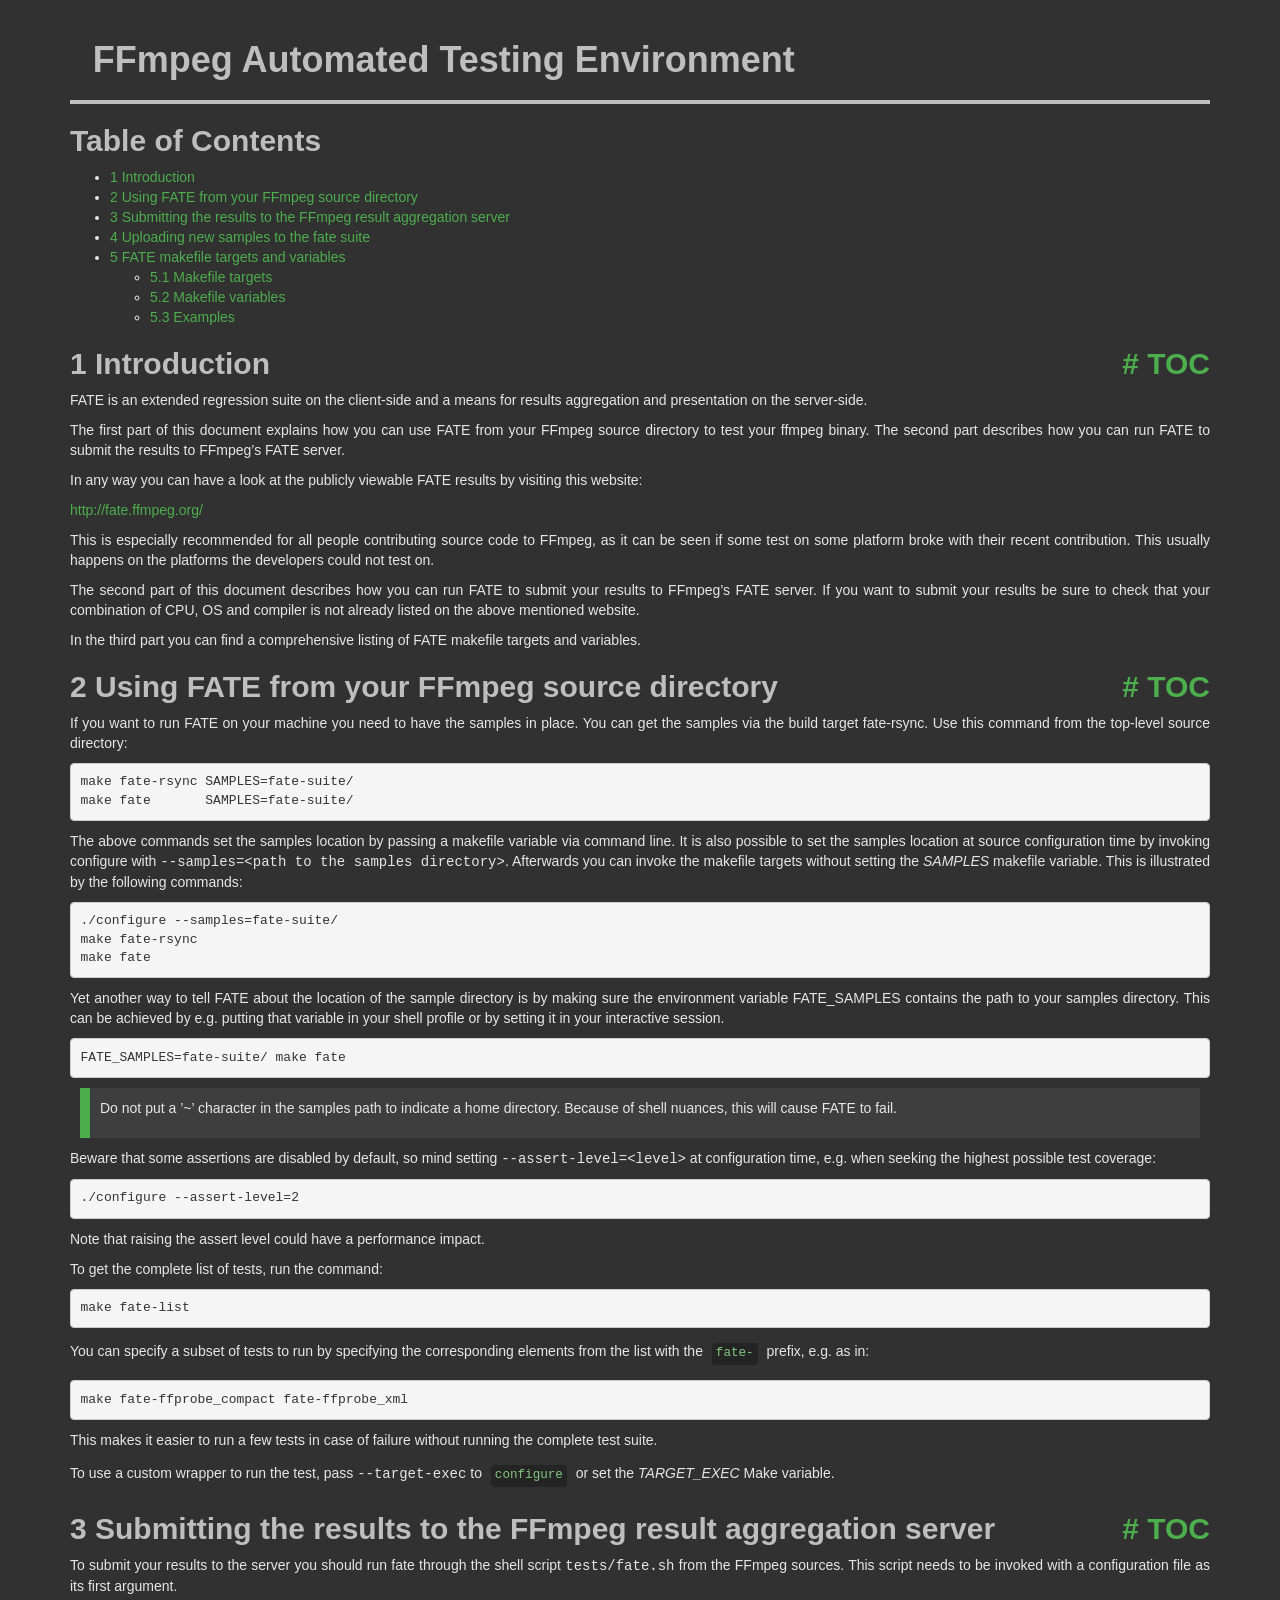
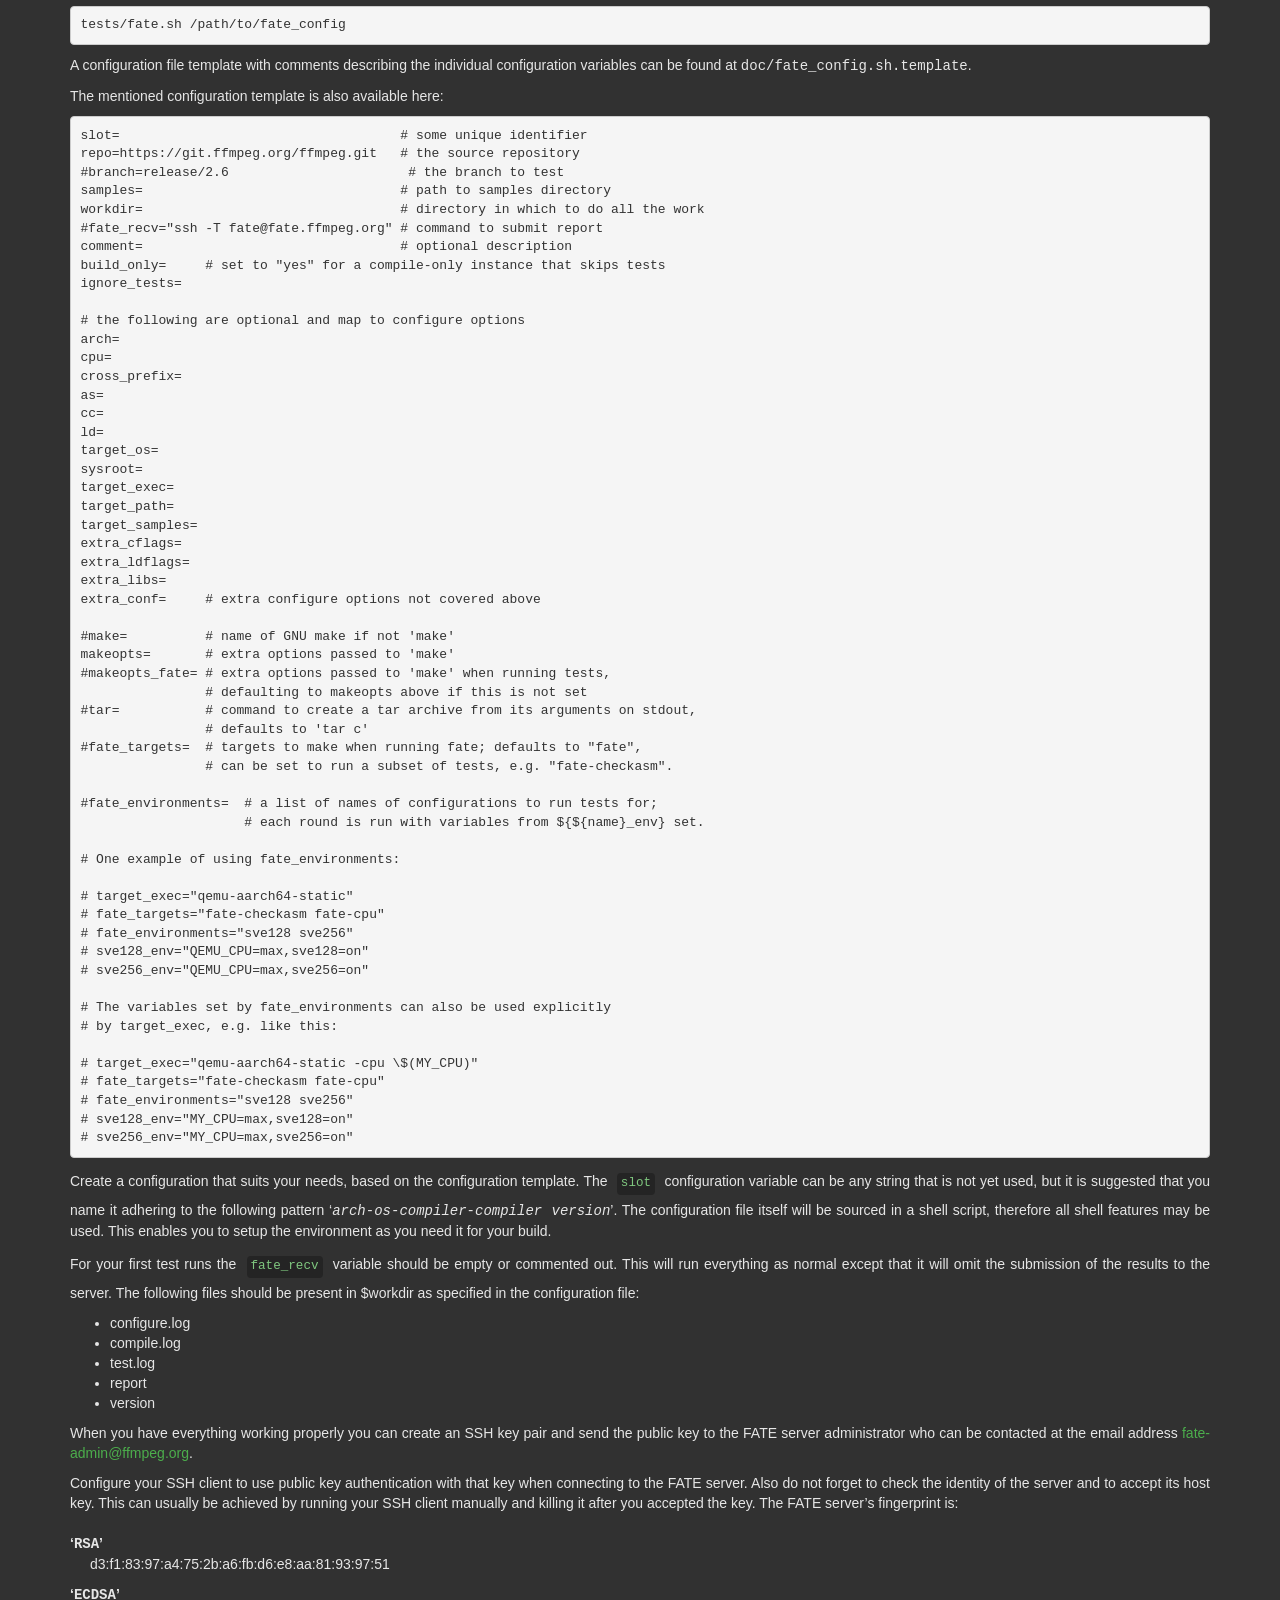
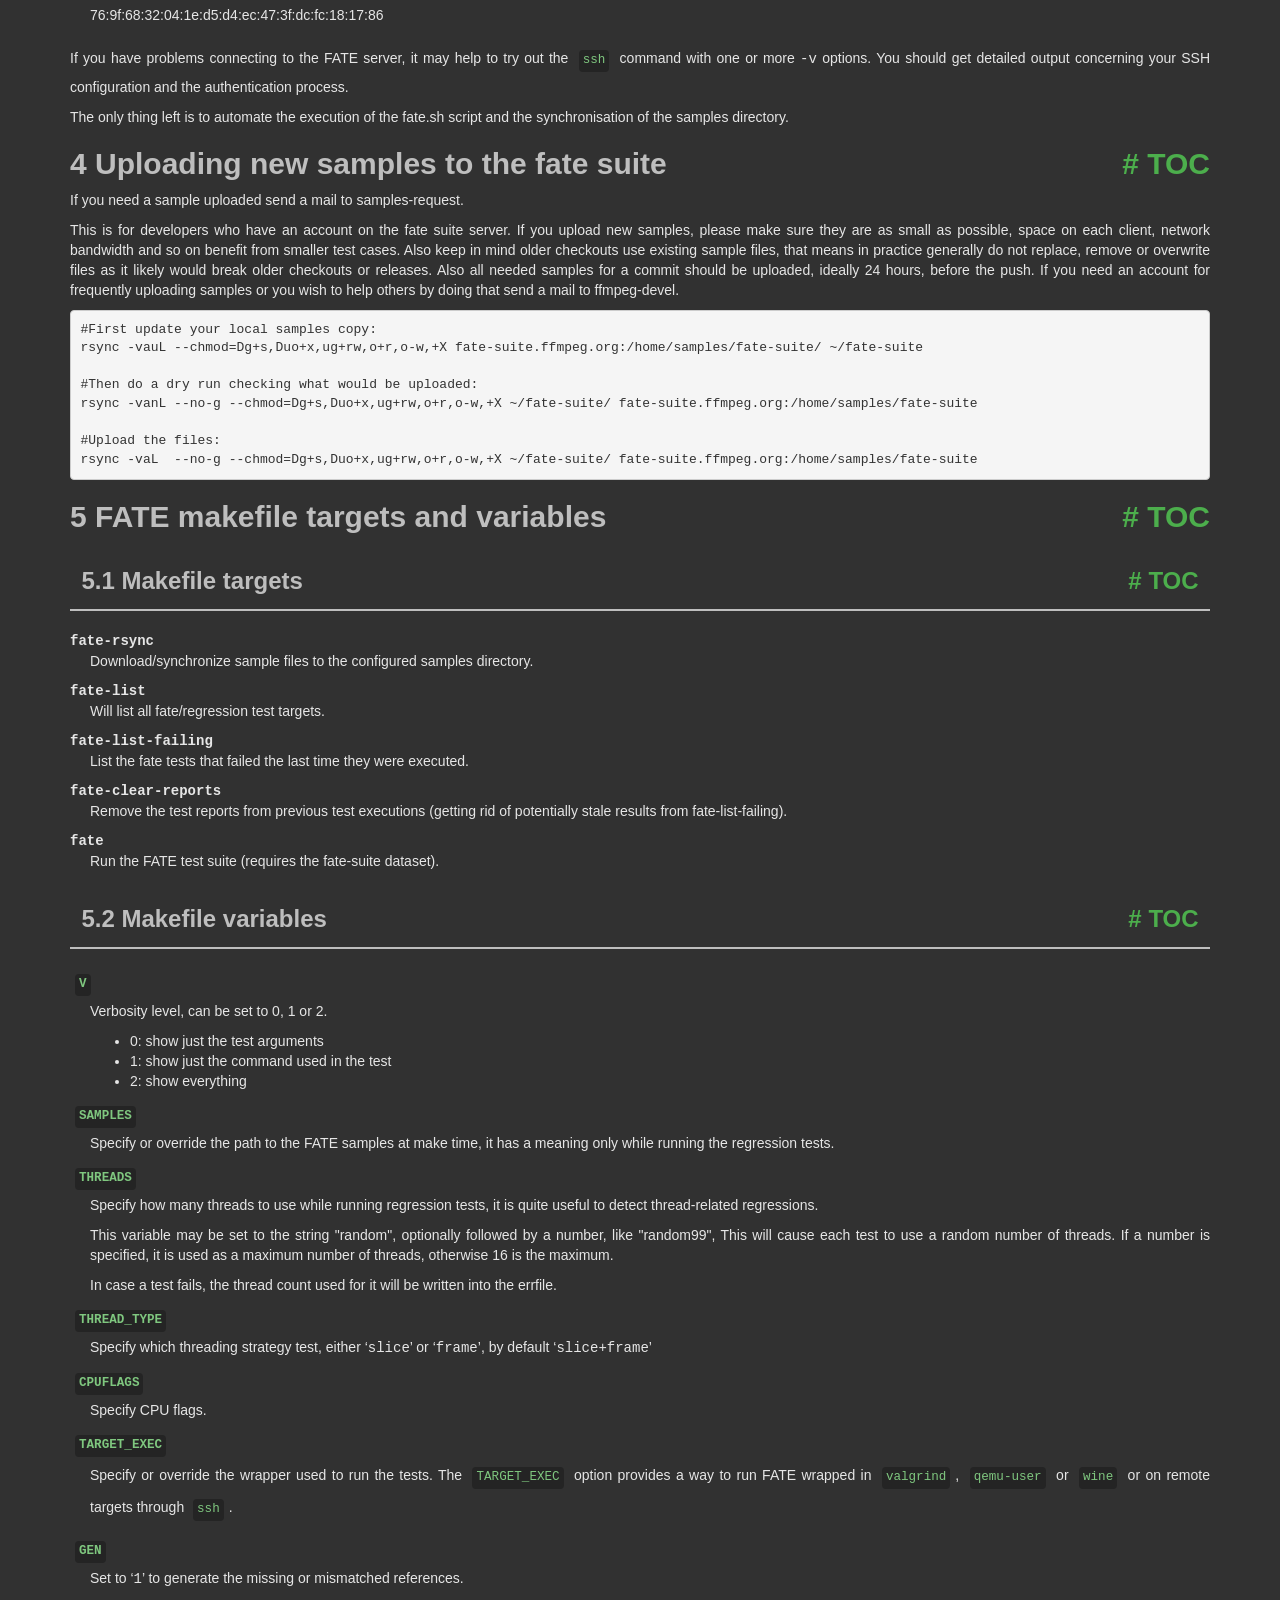
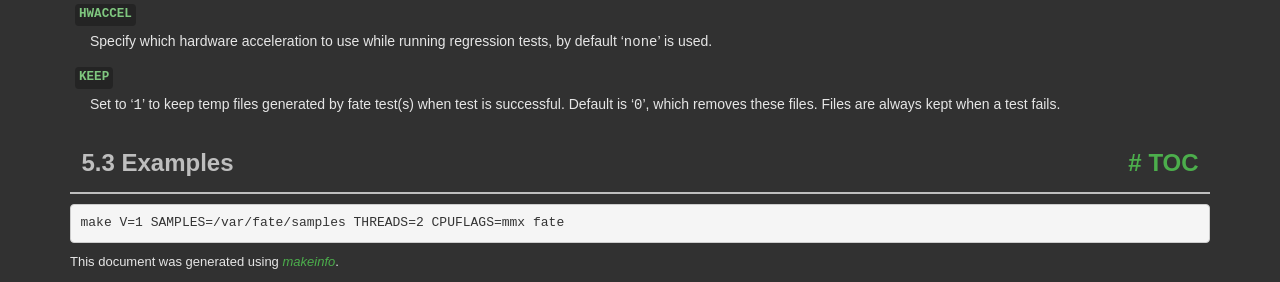
<file: utilities/ffmpeg/doc/fate.html>
<!DOCTYPE html PUBLIC "-//W3C//DTD HTML 4.01 Transitional//EN" "http://www.w3.org/TR/html4/loose.dtd">
<html>
<!-- Created by GNU Texinfo 7.2, https://www.gnu.org/software/texinfo/ -->
  <head>
    <meta charset="utf-8">
    <title>
      FFmpeg Automated Testing Environment
    </title>
    <meta name="viewport" content="width=device-width,initial-scale=1.0">
    <link rel="stylesheet" type="text/css" href="bootstrap.min.css">
    <link rel="stylesheet" type="text/css" href="style.min.css">
  </head>
  <body>
    <div class="container">
      <h1>
      FFmpeg Automated Testing Environment
      </h1>


<a name="Top"></a>
<a name="SEC_Top"></a>

<div class="region-contents" id="SEC_Contents">
<h2 class="contents-heading">Table of Contents</h2>

<div class="contents">

<ul class="toc-numbered-mark">
  <li><a id="toc-Introduction" href="#Introduction">1 Introduction</a></li>
  <li><a id="toc-Using-FATE-from-your-FFmpeg-source-directory" href="#Using-FATE-from-your-FFmpeg-source-directory">2 Using FATE from your FFmpeg source directory</a></li>
  <li><a id="toc-Submitting-the-results-to-the-FFmpeg-result-aggregation-server" href="#Submitting-the-results-to-the-FFmpeg-result-aggregation-server">3 Submitting the results to the FFmpeg result aggregation server</a></li>
  <li><a id="toc-Uploading-new-samples-to-the-fate-suite" href="#Uploading-new-samples-to-the-fate-suite">4 Uploading new samples to the fate suite</a></li>
  <li><a id="toc-FATE-makefile-targets-and-variables" href="#FATE-makefile-targets-and-variables">5 FATE makefile targets and variables</a>
  <ul class="toc-numbered-mark">
    <li><a id="toc-Makefile-targets" href="#Makefile-targets">5.1 Makefile targets</a></li>
    <li><a id="toc-Makefile-variables" href="#Makefile-variables">5.2 Makefile variables</a></li>
    <li><a id="toc-Examples" href="#Examples">5.3 Examples</a></li>
  </ul></li>
</ul>
</div>
</div>

<a name="Introduction"></a>
<h2 class="chapter">1 Introduction<span class="pull-right"><a class="anchor hidden-xs" href="#Introduction" aria-hidden="true">#</a> <a class="anchor hidden-xs"href="#toc-Introduction" aria-hidden="true">TOC</a></span></h2>

<p>FATE is an extended regression suite on the client-side and a means
for results aggregation and presentation on the server-side.
</p>
<p>The first part of this document explains how you can use FATE from
your FFmpeg source directory to test your ffmpeg binary. The second
part describes how you can run FATE to submit the results to FFmpeg&rsquo;s
FATE server.
</p>
<p>In any way you can have a look at the publicly viewable FATE results
by visiting this website:
</p>
<p><a class="url" href="http://fate.ffmpeg.org/">http://fate.ffmpeg.org/</a>
</p>
<p>This is especially recommended for all people contributing source
code to FFmpeg, as it can be seen if some test on some platform broke
with their recent contribution. This usually happens on the platforms
the developers could not test on.
</p>
<p>The second part of this document describes how you can run FATE to
submit your results to FFmpeg&rsquo;s FATE server. If you want to submit your
results be sure to check that your combination of CPU, OS and compiler
is not already listed on the above mentioned website.
</p>
<p>In the third part you can find a comprehensive listing of FATE makefile
targets and variables.
</p>

<a name="Using-FATE-from-your-FFmpeg-source-directory"></a>
<h2 class="chapter">2 Using FATE from your FFmpeg source directory<span class="pull-right"><a class="anchor hidden-xs" href="#Using-FATE-from-your-FFmpeg-source-directory" aria-hidden="true">#</a> <a class="anchor hidden-xs"href="#toc-Using-FATE-from-your-FFmpeg-source-directory" aria-hidden="true">TOC</a></span></h2>

<p>If you want to run FATE on your machine you need to have the samples
in place. You can get the samples via the build target fate-rsync.
Use this command from the top-level source directory:
</p>
<div class="example">
<pre class="example-preformatted">make fate-rsync SAMPLES=fate-suite/
make fate       SAMPLES=fate-suite/
</pre></div>

<p>The above commands set the samples location by passing a makefile
variable via command line. It is also possible to set the samples
location at source configuration time by invoking configure with
<samp class="option">--samples=&lt;path to the samples directory&gt;</samp>. Afterwards you can
invoke the makefile targets without setting the <var class="var">SAMPLES</var> makefile
variable. This is illustrated by the following commands:
</p>
<div class="example">
<pre class="example-preformatted">./configure --samples=fate-suite/
make fate-rsync
make fate
</pre></div>

<p>Yet another way to tell FATE about the location of the sample
directory is by making sure the environment variable FATE_SAMPLES
contains the path to your samples directory. This can be achieved
by e.g. putting that variable in your shell profile or by setting
it in your interactive session.
</p>
<div class="example">
<pre class="example-preformatted">FATE_SAMPLES=fate-suite/ make fate
</pre></div>

<div class="info">
<p>Do not put a &rsquo;~&rsquo; character in the samples path to indicate a home
directory. Because of shell nuances, this will cause FATE to fail.
</p></div>
<p>Beware that some assertions are disabled by default, so mind setting
<samp class="option">--assert-level=&lt;level&gt;</samp> at configuration time, e.g. when seeking
the highest possible test coverage:
</p><div class="example">
<pre class="example-preformatted">./configure --assert-level=2
</pre></div>
<p>Note that raising the assert level could have a performance impact.
</p>
<p>To get the complete list of tests, run the command:
</p><div class="example">
<pre class="example-preformatted">make fate-list
</pre></div>

<p>You can specify a subset of tests to run by specifying the
corresponding elements from the list with the <code class="code">fate-</code> prefix,
e.g. as in:
</p><div class="example">
<pre class="example-preformatted">make fate-ffprobe_compact fate-ffprobe_xml
</pre></div>

<p>This makes it easier to run a few tests in case of failure without
running the complete test suite.
</p>
<p>To use a custom wrapper to run the test, pass <samp class="option">--target-exec</samp> to
<code class="command">configure</code> or set the <var class="var">TARGET_EXEC</var> Make variable.
</p>

<a name="Submitting-the-results-to-the-FFmpeg-result-aggregation-server"></a>
<h2 class="chapter">3 Submitting the results to the FFmpeg result aggregation server<span class="pull-right"><a class="anchor hidden-xs" href="#Submitting-the-results-to-the-FFmpeg-result-aggregation-server" aria-hidden="true">#</a> <a class="anchor hidden-xs"href="#toc-Submitting-the-results-to-the-FFmpeg-result-aggregation-server" aria-hidden="true">TOC</a></span></h2>

<p>To submit your results to the server you should run fate through the
shell script <samp class="file">tests/fate.sh</samp> from the FFmpeg sources. This script needs
to be invoked with a configuration file as its first argument.
</p>
<div class="example">
<pre class="example-preformatted">tests/fate.sh /path/to/fate_config
</pre></div>

<p>A configuration file template with comments describing the individual
configuration variables can be found at <samp class="file">doc/fate_config.sh.template</samp>.
</p>
<p>The mentioned configuration template is also available here:
</p><pre class="verbatim">slot=                                    # some unique identifier
repo=https://git.ffmpeg.org/ffmpeg.git   # the source repository
#branch=release/2.6                       # the branch to test
samples=                                 # path to samples directory
workdir=                                 # directory in which to do all the work
#fate_recv=&quot;ssh -T fate@fate.ffmpeg.org&quot; # command to submit report
comment=                                 # optional description
build_only=     # set to &quot;yes&quot; for a compile-only instance that skips tests
ignore_tests=

# the following are optional and map to configure options
arch=
cpu=
cross_prefix=
as=
cc=
ld=
target_os=
sysroot=
target_exec=
target_path=
target_samples=
extra_cflags=
extra_ldflags=
extra_libs=
extra_conf=     # extra configure options not covered above

#make=          # name of GNU make if not 'make'
makeopts=       # extra options passed to 'make'
#makeopts_fate= # extra options passed to 'make' when running tests,
                # defaulting to makeopts above if this is not set
#tar=           # command to create a tar archive from its arguments on stdout,
                # defaults to 'tar c'
#fate_targets=  # targets to make when running fate; defaults to &quot;fate&quot;,
                # can be set to run a subset of tests, e.g. &quot;fate-checkasm&quot;.

#fate_environments=  # a list of names of configurations to run tests for;
                     # each round is run with variables from ${${name}_env} set.

# One example of using fate_environments:

# target_exec=&quot;qemu-aarch64-static&quot;
# fate_targets=&quot;fate-checkasm fate-cpu&quot;
# fate_environments=&quot;sve128 sve256&quot;
# sve128_env=&quot;QEMU_CPU=max,sve128=on&quot;
# sve256_env=&quot;QEMU_CPU=max,sve256=on&quot;

# The variables set by fate_environments can also be used explicitly
# by target_exec, e.g. like this:

# target_exec=&quot;qemu-aarch64-static -cpu \$(MY_CPU)&quot;
# fate_targets=&quot;fate-checkasm fate-cpu&quot;
# fate_environments=&quot;sve128 sve256&quot;
# sve128_env=&quot;MY_CPU=max,sve128=on&quot;
# sve256_env=&quot;MY_CPU=max,sve256=on&quot;
</pre>
<p>Create a configuration that suits your needs, based on the configuration
template. The <code class="env">slot</code> configuration variable can be any string that is not
yet used, but it is suggested that you name it adhering to the following
pattern &lsquo;<samp class="samp"><var class="var">arch</var>-<var class="var">os</var>-<var class="var">compiler</var>-<var class="var">compiler version</var></samp>&rsquo;. The
configuration file itself will be sourced in a shell script, therefore all
shell features may be used. This enables you to setup the environment as you
need it for your build.
</p>
<p>For your first test runs the <code class="env">fate_recv</code> variable should be empty or
commented out. This will run everything as normal except that it will omit
the submission of the results to the server. The following files should be
present in $workdir as specified in the configuration file:
</p>
<ul class="itemize mark-bullet">
<li>configure.log
    </li><li>compile.log
    </li><li>test.log
    </li><li>report
    </li><li>version
</li></ul>

<p>When you have everything working properly you can create an SSH key pair
and send the public key to the FATE server administrator who can be contacted
at the email address <a class="email" href="mailto:fate-admin@ffmpeg.org">fate-admin@ffmpeg.org</a>.
</p>
<p>Configure your SSH client to use public key authentication with that key
when connecting to the FATE server. Also do not forget to check the identity
of the server and to accept its host key. This can usually be achieved by
running your SSH client manually and killing it after you accepted the key.
The FATE server&rsquo;s fingerprint is:
</p>
<dl class="table">
<dt>&lsquo;<samp class="samp">RSA</samp>&rsquo;</dt>
<dd><p>d3:f1:83:97:a4:75:2b:a6:fb:d6:e8:aa:81:93:97:51
</p></dd>
<dt>&lsquo;<samp class="samp">ECDSA</samp>&rsquo;</dt>
<dd><p>76:9f:68:32:04:1e:d5:d4:ec:47:3f:dc:fc:18:17:86
</p></dd>
</dl>

<p>If you have problems connecting to the FATE server, it may help to try out
the <code class="command">ssh</code> command with one or more <samp class="option">-v</samp> options. You should
get detailed output concerning your SSH configuration and the authentication
process.
</p>
<p>The only thing left is to automate the execution of the fate.sh script and
the synchronisation of the samples directory.
</p>
<a name="Uploading-new-samples-to-the-fate-suite"></a>
<h2 class="chapter">4 Uploading new samples to the fate suite<span class="pull-right"><a class="anchor hidden-xs" href="#Uploading-new-samples-to-the-fate-suite" aria-hidden="true">#</a> <a class="anchor hidden-xs"href="#toc-Uploading-new-samples-to-the-fate-suite" aria-hidden="true">TOC</a></span></h2>

<p>If you need a sample uploaded send a mail to samples-request.
</p>
<p>This is for developers who have an account on the fate suite server.
If you upload new samples, please make sure they are as small as possible,
space on each client, network bandwidth and so on benefit from smaller test cases.
Also keep in mind older checkouts use existing sample files, that means in
practice generally do not replace, remove or overwrite files as it likely would
break older checkouts or releases.
Also all needed samples for a commit should be uploaded, ideally 24
hours, before the push.
If you need an account for frequently uploading samples or you wish to help
others by doing that send a mail to ffmpeg-devel.
</p>
<div class="example">
<pre class="example-preformatted">#First update your local samples copy:
rsync -vauL --chmod=Dg+s,Duo+x,ug+rw,o+r,o-w,+X fate-suite.ffmpeg.org:/home/samples/fate-suite/ ~/fate-suite

#Then do a dry run checking what would be uploaded:
rsync -vanL --no-g --chmod=Dg+s,Duo+x,ug+rw,o+r,o-w,+X ~/fate-suite/ fate-suite.ffmpeg.org:/home/samples/fate-suite

#Upload the files:
rsync -vaL  --no-g --chmod=Dg+s,Duo+x,ug+rw,o+r,o-w,+X ~/fate-suite/ fate-suite.ffmpeg.org:/home/samples/fate-suite
</pre></div>


<a name="FATE-makefile-targets-and-variables"></a>
<h2 class="chapter">5 FATE makefile targets and variables<span class="pull-right"><a class="anchor hidden-xs" href="#FATE-makefile-targets-and-variables" aria-hidden="true">#</a> <a class="anchor hidden-xs"href="#toc-FATE-makefile-targets-and-variables" aria-hidden="true">TOC</a></span></h2>

<a name="Makefile-targets"></a>
<h3 class="section">5.1 Makefile targets<span class="pull-right"><a class="anchor hidden-xs" href="#Makefile-targets" aria-hidden="true">#</a> <a class="anchor hidden-xs"href="#toc-Makefile-targets" aria-hidden="true">TOC</a></span></h3>

<dl class="table">
<dt><samp class="option">fate-rsync</samp></dt>
<dd><p>Download/synchronize sample files to the configured samples directory.
</p>
</dd>
<dt><samp class="option">fate-list</samp></dt>
<dd><p>Will list all fate/regression test targets.
</p>
</dd>
<dt><samp class="option">fate-list-failing</samp></dt>
<dd><p>List the fate tests that failed the last time they were executed.
</p>
</dd>
<dt><samp class="option">fate-clear-reports</samp></dt>
<dd><p>Remove the test reports from previous test executions (getting rid of
potentially stale results from fate-list-failing).
</p>
</dd>
<dt><samp class="option">fate</samp></dt>
<dd><p>Run the FATE test suite (requires the fate-suite dataset).
</p></dd>
</dl>

<a name="Makefile-variables"></a>
<h3 class="section">5.2 Makefile variables<span class="pull-right"><a class="anchor hidden-xs" href="#Makefile-variables" aria-hidden="true">#</a> <a class="anchor hidden-xs"href="#toc-Makefile-variables" aria-hidden="true">TOC</a></span></h3>

<dl class="table">
<dt><code class="env">V</code></dt>
<dd><p>Verbosity level, can be set to 0, 1 or 2.
    </p><ul class="itemize mark-bullet">
<li>0: show just the test arguments
        </li><li>1: show just the command used in the test
        </li><li>2: show everything
    </li></ul>

</dd>
<dt><code class="env">SAMPLES</code></dt>
<dd><p>Specify or override the path to the FATE samples at make time, it has a
meaning only while running the regression tests.
</p>
</dd>
<dt><code class="env">THREADS</code></dt>
<dd><p>Specify how many threads to use while running regression tests, it is
quite useful to detect thread-related regressions.
</p>
<p>This variable may be set to the string &quot;random&quot;, optionally followed by a
number, like &quot;random99&quot;, This will cause each test to use a random number of
threads. If a number is specified, it is used as a maximum number of threads,
otherwise 16 is the maximum.
</p>
<p>In case a test fails, the thread count used for it will be written into the
errfile.
</p>
</dd>
<dt><code class="env">THREAD_TYPE</code></dt>
<dd><p>Specify which threading strategy test, either &lsquo;<samp class="samp">slice</samp>&rsquo; or &lsquo;<samp class="samp">frame</samp>&rsquo;,
by default &lsquo;<samp class="samp">slice+frame</samp>&rsquo;
</p>
</dd>
<dt><code class="env">CPUFLAGS</code></dt>
<dd><p>Specify CPU flags.
</p>
</dd>
<dt><code class="env">TARGET_EXEC</code></dt>
<dd><p>Specify or override the wrapper used to run the tests.
The <code class="env">TARGET_EXEC</code> option provides a way to run FATE wrapped in
<code class="command">valgrind</code>, <code class="command">qemu-user</code> or <code class="command">wine</code> or on remote targets
through <code class="command">ssh</code>.
</p>
</dd>
<dt><code class="env">GEN</code></dt>
<dd><p>Set to &lsquo;<samp class="samp">1</samp>&rsquo; to generate the missing or mismatched references.
</p>
</dd>
<dt><code class="env">HWACCEL</code></dt>
<dd><p>Specify which hardware acceleration to use while running regression tests,
by default &lsquo;<samp class="samp">none</samp>&rsquo; is used.
</p>
</dd>
<dt><code class="env">KEEP</code></dt>
<dd><p>Set to &lsquo;<samp class="samp">1</samp>&rsquo; to keep temp files generated by fate test(s) when test is successful.
Default is &lsquo;<samp class="samp">0</samp>&rsquo;, which removes these files. Files are always kept when a test
fails.
</p>
</dd>
</dl>

<a name="Examples"></a>
<h3 class="section">5.3 Examples<span class="pull-right"><a class="anchor hidden-xs" href="#Examples" aria-hidden="true">#</a> <a class="anchor hidden-xs"href="#toc-Examples" aria-hidden="true">TOC</a></span></h3>

<div class="example">
<pre class="example-preformatted">make V=1 SAMPLES=/var/fate/samples THREADS=2 CPUFLAGS=mmx fate
</pre></div>
      <p style="font-size: small;">
        This document was generated using <a class="uref" href="https://www.gnu.org/software/texinfo/"><em class="emph">makeinfo</em></a>.
      </p>
    </div>
  </body>
</html>
</file>
<file: utilities/ffmpeg/doc/style.min.css>
/*!
The MIT License (MIT)

Copyright (c) 2014 Barbara Lepage <db0company@gmail.com>

Permission is hereby granted, free of charge, to any person obtaining a copy
of this software and associated documentation files (the "Software"), to deal
in the Software without restriction, including without limitation the rights
to use, copy, modify, merge, publish, distribute, sublicense, and/or sell
copies of the Software, and to permit persons to whom the Software is
furnished to do so, subject to the following conditions:

The above copyright notice and this permission notice shall be included in all
copies or substantial portions of the Software.

THE SOFTWARE IS PROVIDED "AS IS", WITHOUT WARRANTY OF ANY KIND, EXPRESS OR
IMPLIED, INCLUDING BUT NOT LIMITED TO THE WARRANTIES OF MERCHANTABILITY,
FITNESS FOR A PARTICULAR PURPOSE AND NONINFRINGEMENT. IN NO EVENT SHALL THE
AUTHORS OR COPYRIGHT HOLDERS BE LIABLE FOR ANY CLAIM, DAMAGES OR OTHER
LIABILITY, WHETHER IN AN ACTION OF CONTRACT, TORT OR OTHERWISE, ARISING FROM,
OUT OF OR IN CONNECTION WITH THE SOFTWARE OR THE USE OR OTHER DEALINGS IN THE
SOFTWARE.
 */body{background-color:#313131;color:#e6e6e6;text-align:justify}body, h1, h2, h3, h4, h5, h6{font-family:"Lucida Grande","Lucida Sans Unicode","Lucida Sans","Helvetica Neue",Helvetica,Verdana,Tahoma,sans-serif}a{color:#4cae4c}a strong{color:#e6e6e6}a:hover{color:#7fc77f}a:hover strong{color:#4cae4c}main{width:100% ! important;min-height:600px;margin:auto}h1, h2, h3, h4{font-weight:bold;text-align:left}h1, h2, h3{color:#bebebe}h1 strong, h2 strong, h3 strong{color:#e6e6e6}h4, h5, h6{color:#3c8b3c}h1{border-bottom:4px #bebebe solid;padding:20px 2%}h3{border-bottom:2px #bebebe solid;padding:15px 1%}h4{border-bottom:1px solid #e6e6e6;padding:10px 0;margin:20px 0;color:#e6e6e6}.list-group .list-group-item{background-color:#3e3e3e;border-color:black}.list-group.list-group-big .list-group-item{padding:25px}.list-group a.list-group-item{color:#7fc77f}.list-group a.list-group-item:hover{background-color:#313131;color:#4cae4c}.well{background-color:#242424;border-color:black;color:#bebebe}.well strong{color:#e6e6e6}.well code{background-color:#313131}.well hr{border-color:#3c8b3c}.well h3{margin:5px 0 15px 0;border:0;padding:0}.well a{color:#4cae4c}.well a.btn{color:white}.well small{display:block;padding:0 10px;font-style:italic}.well.example{padding-top:40px;margin-bottom:130px}.well.example pre{margin:50px;margin-bottom:30px;font-size:1.5em}.well.example .btn{margin-right:50px;margin-bottom:20px}.well.well-with-icon{min-height:136px}.well.well-with-icon .pull-right,.well.well-with-icon .pull-left{background-color:#4cae4c;color:#e6e6e6;padding:10px;border-radius:5px;margin:5px}.well.well-with-icon .pull-right{margin-left:20px}.well.well-with-icon .pull-left{margin-right:20px}a.well{display:block}a.well:hover{text-decoration:none;opacity:0.8}.info, .warning{margin:10px;padding:10px;background-color:#3e3e3e;color:#e6e6e6}.info code, .warning code{background-color:#313131}.info{border-left:10px #4cae4c solid}.warning{border-left:10px #ae4c4c solid}.with-icon{padding:30px}.with-icon .pull-left{padding-right:30px}.with-icon .pull-right{padding-left:30px}dd{margin-left:20px}code{background-color:#242424;color:#7fc77f;display:inline-block;margin:5px}.table{margin:20px 0;border-radius:4px}.table th,.table td,.table tr{border:1px solid #171717}.table tr th{background-color:#3e3e3e;border-bottom:2px solid #e6e6e6}.table tr:nth-child(odd){background-color:#242424}#sidebar-wrapper, .navbar{background-color:#171717;overflow-x:hidden}#sidebar-wrapper .sidebar-brand img,#sidebar-wrapper .navbar-brand img, .navbar .sidebar-brand img, .navbar .navbar-brand img{opacity:0.6;margin-right:8px}#sidebar-wrapper .sidebar-brand:hover,#sidebar-wrapper .navbar-brand:hover, .navbar .sidebar-brand:hover, .navbar .navbar-brand:hover{color:#fff}#sidebar-wrapper .sidebar-brand:hover img,#sidebar-wrapper .navbar-brand:hover img, .navbar .sidebar-brand:hover img, .navbar .navbar-brand:hover img{opacity:1}#sidebar-wrapper .sidebar-nav li ul, .navbar .sidebar-nav li ul{list-style-type:none;padding:0}#sidebar-wrapper .sidebar-nav li ul li, .navbar .sidebar-nav li ul li{line-height:20px}#sidebar-wrapper .sidebar-nav li ul li a, .navbar .sidebar-nav li ul li a{padding-left:20px}.content-header{height:auto;background-color:#242424}.content-header h1{color:#e6e6e6;display:block;margin:0;margin-bottom:20px;line-height:normal;border-bottom:none}#download h4, #index h4{margin-top:180px}#download h4.first, #index h4.first{margin-top:20px}#download h4.first small, #index h4.first small{color:inherit;font-size:1em}#download .btn-download-wrapper, #index .btn-download-wrapper{text-align:center;margin:160px auto}#download .btn-download-wrapper .btn, #index .btn-download-wrapper .btn{font-size:3em;padding:3%;display:inline-block;margin-bottom:5px}#download .btn-download-wrapper small, #index .btn-download-wrapper small{display:block;font-size:0.4em}#download h2.description, #index h2.description{color:#e6e6e6;font-size:2em;font-weight:bold;margin:120px 50px;line-height:2em}#download h2.description .label, #index h2.description .label{font-size:0.5em}#download .btn-download-wrapper{margin:40px auto}#download .os-selector{text-align:center;color:#e6e6e6;margin:30px 0}#download .os-selector a.btn-build{color:#e6e6e6;display:block;padding:20px;border-radius:2px}#download .os-selector .btn-build[href="#build-linux"]{background-color:#e43}#download .os-selector .btn-build[href="#build-linux"]:hover{color:#e43;background-color:#e6e6e6}#download .os-selector .btn-build[href="#build-windows"]{background-color:#06a}#download .os-selector .btn-build[href="#build-windows"]:hover{color:#06a;background-color:#e6e6e6}#download .os-selector .btn-build[href="#build-mac"]{background-color:darkgrey}#download .os-selector .btn-build[href="#build-mac"]:hover{color:darkgrey;background-color:#e6e6e6}#download .os-selector .tab-content{margin-top:20px}#download .os-selector #build-linux h3{color:#e43}#download .os-selector #build-windows h3{color:#06a}#download .os-selector #build-mac h3{color:darkgrey}footer{background-color:#242424;border-top:1px #101010 solid;padding:20px 0%}footer a{display:block}footer img[alt="FFmpeg"]{width:50%;display:block;margin:auto}.example.user-good pre{color:#bfbfbf;border:1px solid #357735;border-left:10px solid #357735;background-color:#242424}.example.user-bad pre{color:#bfbfbf;border:1px solid #ae4c4c;border-left:10px solid #ae4c4c;background-color:#242424}
</file>
